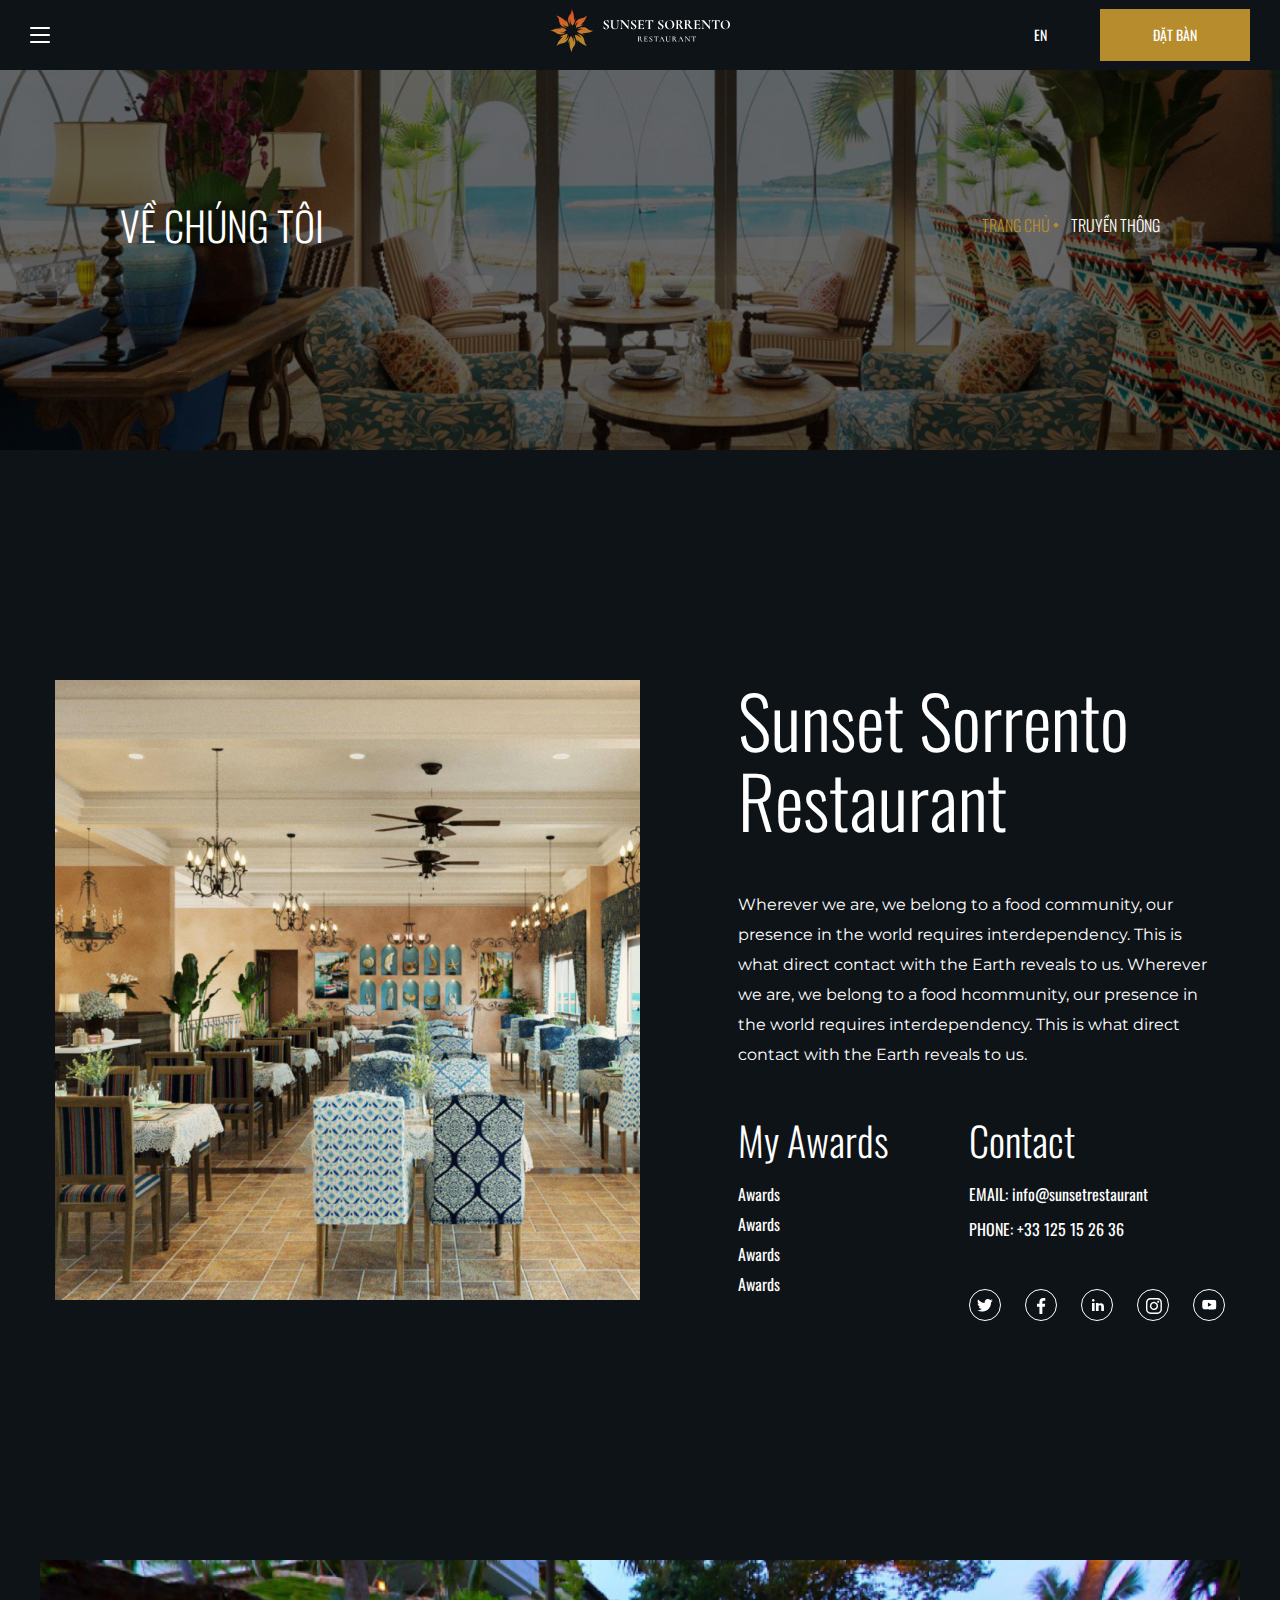
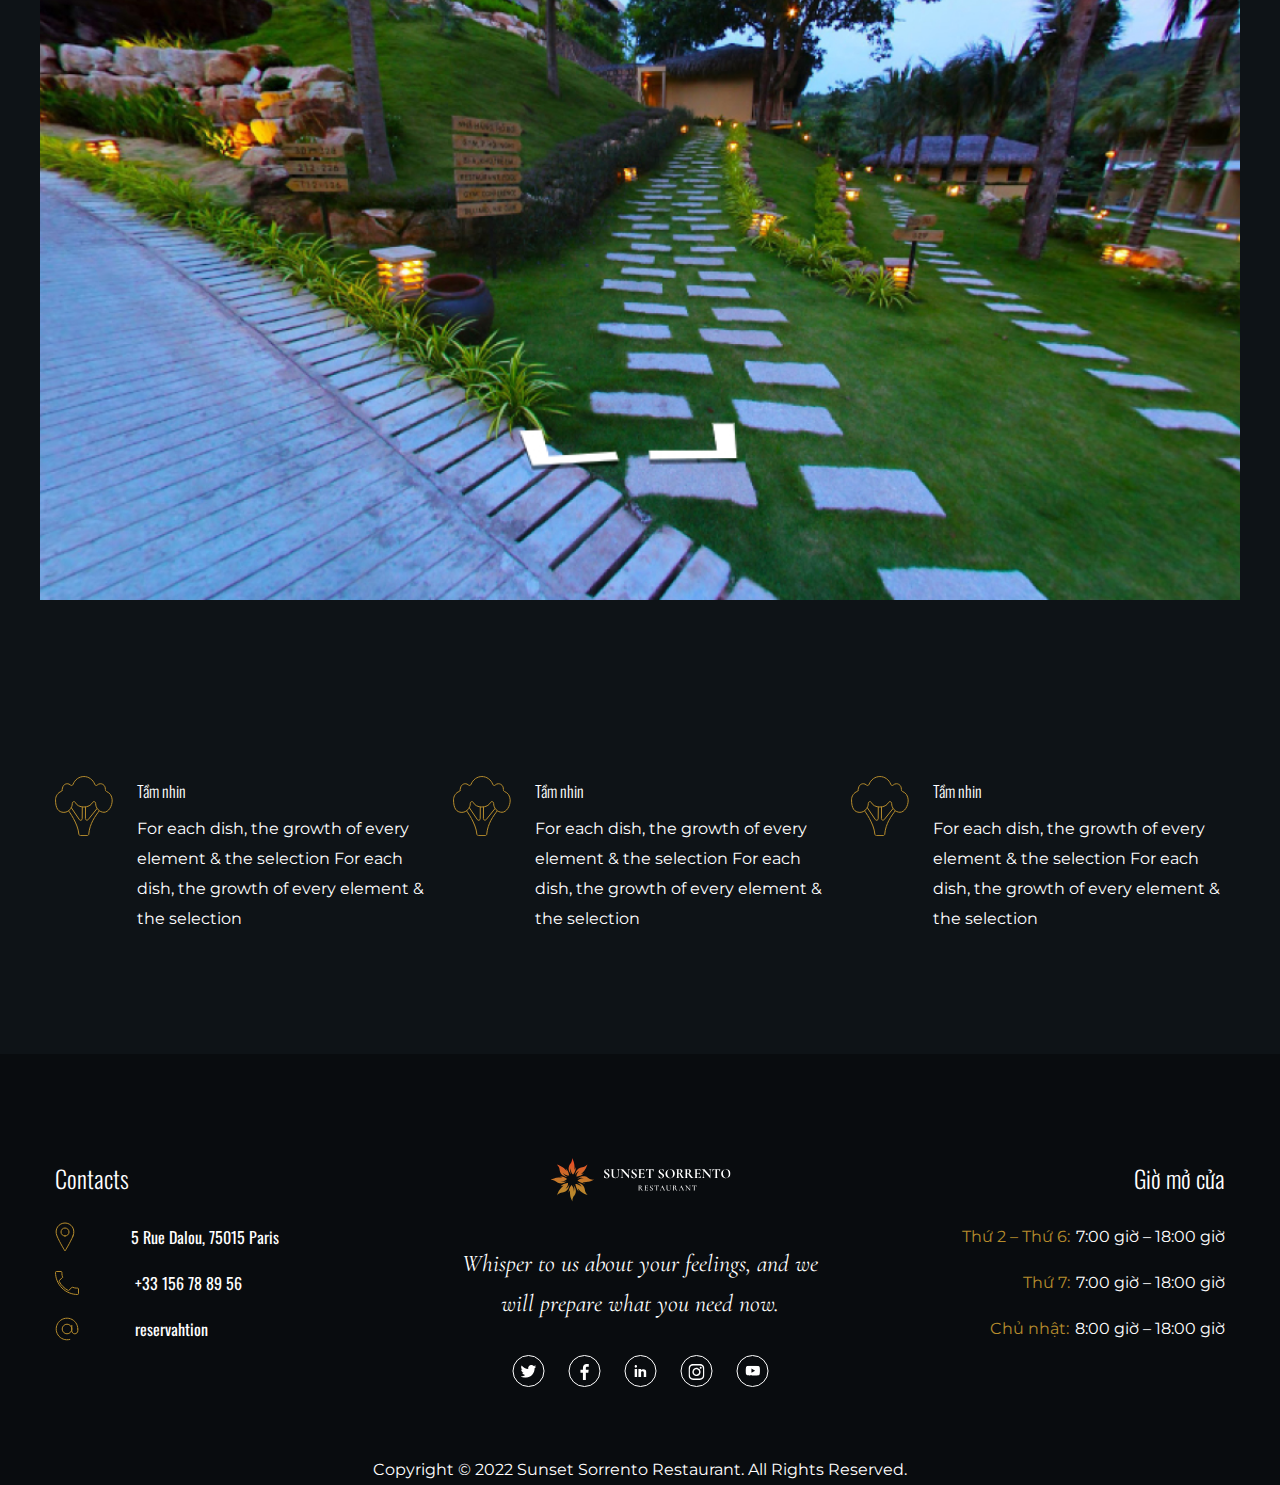
<file: aboutus.html>
<!DOCTYPE html>
<html>

<head>
    <meta charset="UTF-8" />
    <meta name="viewport" content="width=device-width, initial-scale=1.0, maximum-scale=1.0, user-scalable=0" />
    <meta http-equiv="X-UA-Compatible" content="IE=edge,chrome=1" />
    <title>About us | Sunset cùng Chí Tâm</title>
    <link rel="icon" href="favicon.ico">
    <meta name="title" content="" />
    <meta name="description" content="" />

    <!-- meta facebook -->
    <meta property="og:locale" content="vi" />
    <meta property="og:type" content="article" />
    <meta property="og:title" content="" />
    <meta property="og:description" content="" />
    <meta property="og:url" content="" />
    <meta property="og:site_name" content="" />
    <meta property="og:image" content="" />

    <link rel="stylesheet" href="dest/style.min.css">
    <link rel="stylesheet" href="dest/fonts.css">
</head>

<body id="aboutuspage">
    <!-- HEADER -->
    <header class="header">
        <div class="container-fluid">
            <div class="header__btnmenu"><span></span></div>
            <a href="./" class="header__logo">
                <img src="./img/logo-full.svg" alt="">
            </a>
            <div class="header__nav">
                <ul>
                    <li><a href="index.html">TRANG CHỦ</a></li>
                    <li><a class="--active">VỀ CHÚNG TÔI</a></li>
                    <li><a href="service.html">DỊCH VỤ</a></li>
                    <li><a href="event.html">SỰ KIỆN</a></li>
                    <li><a href="menu.html">THỰC ĐƠN</a></li>
                    <li><a href="place.html">ĐIỂM ĐẾN</a></li>
                    <li><a href="library.html">THƯ VIỆN</a></li>
                    <li><a href="contact.html">LIÊN HỆ</a></li>
                </ul>
            </div>
            <div class="header__cta">
                <div class="header__cta-lang">
                    <div class="header__language-current">EN</div>
                    <div class="header__language-select">
                        <a href="#">VN</a>
                        <a href="#">JP</a>
                        <a href="#">AU</a>
                    </div>
                </div>
                <div class="header__cta-book btn --yellow">ĐẶT BÀN</div>
            </div>
        </div>
        <div class="nav">
            <ul>
                <li><a href="index.html">TRANG CHỦ</a></li>
                <li><a class="--active">VỀ CHÚNG TÔI</a></li>
                <li><a href="service.html">DỊCH VỤ</a></li>
                <li><a href="event.html">SỰ KIỆN</a></li>
                <li><a href="menu.html">THỰC ĐƠN</a></li>
                <li><a href="place.html">ĐIỂM ĐẾN</a></li>
                <li><a href="library.html">THƯ VIỆN</a></li>
                <li><a href="contact.html">LIÊN HỆ</a></li>
            </ul>
        </div>
    </header>

    <!-- MAIN -->
    <main class="mainwrapper">
        <section class="slider">
            <div class="slider__list">
                <div class="slider__list-item">
                    <img src="./img/aboutus-banner.jpg" alt="" class="slider__banner">
                </div>
            </div>
            <div class="slider__content">
                <div class="slider__content-title">VỀ CHÚNG TÔI</div>
                <div class="slider__content-note">
                    <div class="note-1">TRANG CHỦ</div>
                    <div class="note-2">TRUYỀN THÔNG</div>
                </div>
            </div>
        </section>

        <section class="infor">
            <div class="container">
                <div class="infor__img"><img src="./img/aboutus-infor-img.jpg" alt=""></div>
                <div class="infor__box">
                    <div class="infor__box-title">Sunset Sorrento Restaurant</div>
                    <div class="text">Wherever we are, we belong to a food community, our presence in the world requires interdependency. This is what direct contact with the Earth reveals to us. Wherever we are, we belong to a food hcommunity, our presence in the world requires interdependency. This is what direct contact with the Earth reveals to us.</div>
                    <div class="infor__box-bottom">
                        <div class="award">
                            <span>My Awards</span>
                            <ul>
                                <li>Awards</li>
                                <li>Awards</li>
                                <li>Awards</li>
                                <li>Awards</li>
                            </ul>
                        </div>
                        <div class="contact">
                            <div class="contact__title">Contact</div>
                            <div class="contact__email">EMAIL: info@sunsetrestaurant</div>
                            <div class="contact__phone">PHONE: +33 125 15 26 36</div>
                            <div class="contact__social social__list">
                                <div class="social__list-item"><img src="./img/icon-twitter-logo.svg" alt=""></div>
                                <div class="social__list-item"><img src="./img/icon-fb-logo.svg" alt=""></div>
                                <div class="social__list-item"><img src="./img/icon-linkedIn-logo.svg" alt=""></div>
                                <div class="social__list-item"><img src="./img/icon-ins-logo.svg" alt=""></div>
                                <div class="social__list-item"><img src="./img/icon-youtube-logo.svg" alt=""></div>
                            </div>
                        </div>
                    </div>
                </div>
            </div>
        </section>

        <section class="scpicture">
            <div class="container" style=""></div>
        </section>

        <section class="scexplore">
            <div class="container">
                <div class="scexplore__item">
                    <div class="scexplore__item-icon"><img src="./img/home-menu-icon-1.svg" alt=""></div>
                    <div class="scexplore__item-box">
                        <h4 class="title">Tầm nhin</h4>
                        <p class="des">For each dish, the growth of every element & the selection
                            For each dish, the growth of every element & the selection</p>
                    </div>
                </div>
                <div class="scexplore__item">
                    <div class="scexplore__item-icon"><img src="./img/home-menu-icon-1.svg" alt=""></div>
                    <div class="scexplore__item-box">
                        <h4 class="title">Tầm nhin</h4>
                        <p class="des">For each dish, the growth of every element & the selection
                            For each dish, the growth of every element & the selection</p>
                    </div>
                </div>
                <div class="scexplore__item">
                    <div class="scexplore__item-icon"><img src="./img/home-menu-icon-1.svg" alt=""></div>
                    <div class="scexplore__item-box">
                        <h4 class="title">Tầm nhin</h4>
                        <p class="des">For each dish, the growth of every element & the selection
                            For each dish, the growth of every element & the selection</p>
                    </div>
                </div>
            </div>
        </section>

    </main>

    <!-- FOOTER -->
    <footer class="footer">
        <div class="container">
            <div class="footer__contact">
                <div class="heading --h4">Contacts</div>
                <div class="footer__contact-component">
                    <div class="item">
                        <img src="./img/icon-pin.svg" alt="">
                        <span>5 Rue Dalou, 75015 Paris</span>
                    </div>
                    <div class="item">
                        <img src="./img/icon-phone.svg" alt="">
                        <span>+33 156 78 89 56</span>
                    </div>
                    <div class="item">
                        <img src="./img/icon-@.svg" alt="">
                        <span>reservahtion</span>
                    </div>
                </div>
            </div>
            <div class="footer__social">
                <a href="./" class="footer__social-logo">
                    <img src="./img/logo-full.svg" alt="">
                </a>
                <div class="text --italic">Whisper to us about your feelings, and we will prepare what you need now.</div>
                <div class="social__list">
                    <a target="_blank" href="https://twitter.com/" class="social__list-item"><img src="./img/icon-twitter-logo.svg" alt=""></a>
                    <a target="_blank" href="https://www.facebook.com/" class="social__list-item"><img src="./img/icon-fb-logo.svg" alt=""></a>
                    <a target="_blank" href="https://www.linkedin.com/" class="social__list-item"><img src="./img/icon-linkedIn-logo.svg" alt=""></a>
                    <a target="_blank" href="https://www.instagram.com/" class="social__list-item"><img src="./img/icon-ins-logo.svg" alt=""></a>
                    <a target="_blank" href="https://www.youtube.com/" class="social__list-item"><img src="./img/icon-youtube-logo.svg" alt=""></a>
                </div>
            </div>
            <div class="footer__time">
                <div class="heading --h4">Giờ mở cửa</div>
                <div class="box">
                    <div class="footer__time-item">
                        <span class="day">Thứ 2 – Thứ 6:</span>
                        <span class="time">7:00 giờ – 18:00 giờ</span>
                    </div>
                    <div class="footer__time-item">
                        <span class="day">Thứ 7:</span>
                        <span class="time">7:00 giờ – 18:00 giờ</span>
                    </div>
                    <div class="footer__time-item">
                        <span class="day">Chủ nhật:</span>
                        <span class="time">8:00 giờ – 18:00 giờ</span>
                    </div>
                </div>
            </div>
        </div>
        <div class="footer__copyright">Copyright © 2022 Sunset Sorrento Restaurant. All Rights Reserved.</div>
    </footer>

    <script type="text/javascript" src="dest/jsmain.min.js"></script>
    <script type="text/javascript" src="dest/main.js"></script>
</body>

</html>
</file>
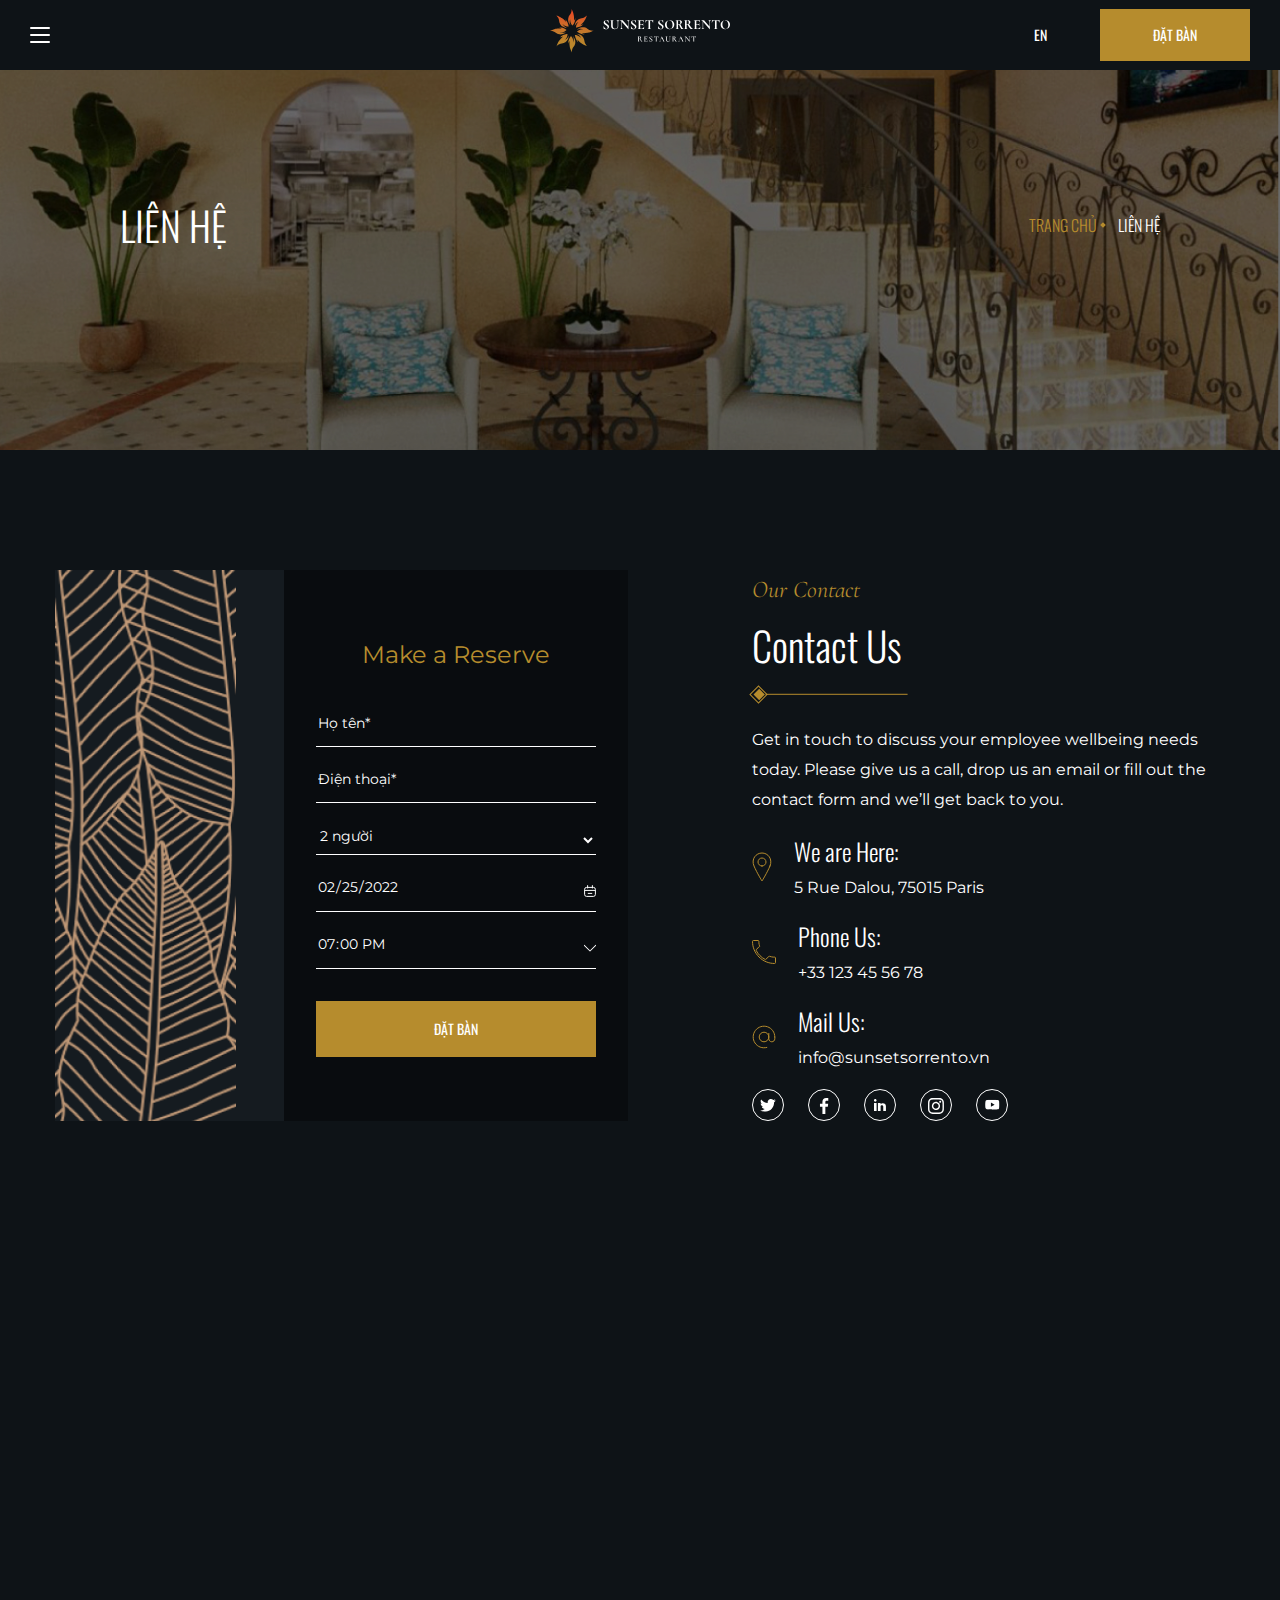
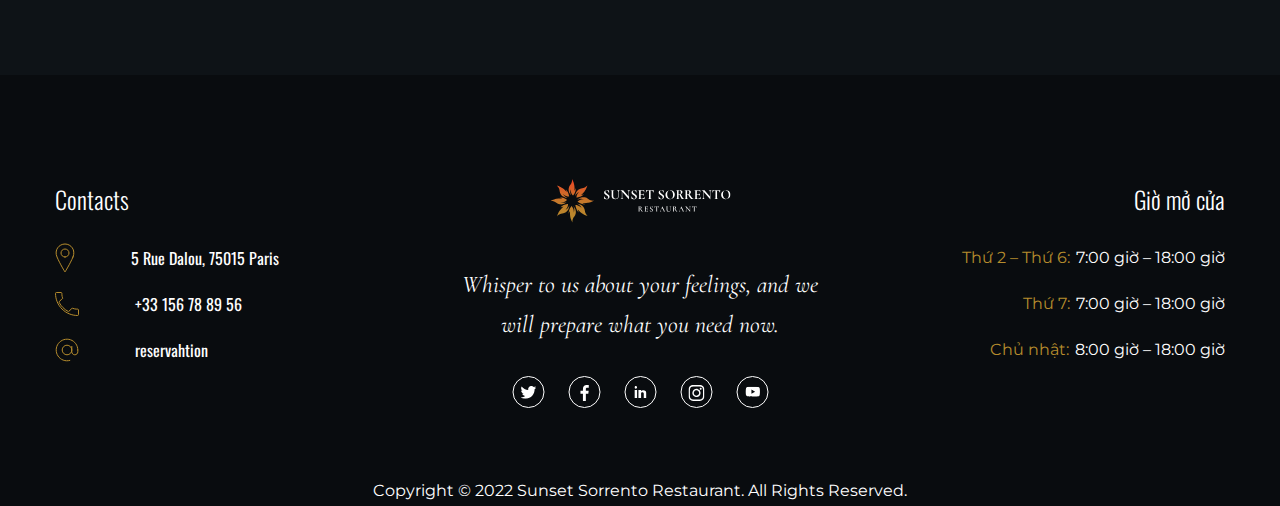
<file: contact.html>
<!DOCTYPE html>
<html>

<head>
    <meta charset="UTF-8" />
    <meta name="viewport" content="width=device-width, initial-scale=1.0, maximum-scale=1.0, user-scalable=0" />
    <meta http-equiv="X-UA-Compatible" content="IE=edge,chrome=1" />
    <title>Contact | Sunset cùng Chí Tâm</title>
    <link rel="icon" href="favicon.ico">
    <meta name="title" content="" />
    <meta name="description" content="" />

    <!-- meta facebook -->
    <meta property="og:locale" content="vi" />
    <meta property="og:type" content="article" />
    <meta property="og:title" content="" />
    <meta property="og:description" content="" />
    <meta property="og:url" content="" />
    <meta property="og:site_name" content="" />
    <meta property="og:image" content="" />

    <link rel="stylesheet" href="dest/style.min.css">
    <link rel="stylesheet" href="dest/fonts.css">
</head>

<body id="contactpage">
    <!-- HEADER -->
    <header class="header">
        <div class="container-fluid">
            <div class="header__btnmenu"><span></span></div>
            <a href="./" class="header__logo">
                <img src="./img/logo-full.svg" alt="">
            </a>
            <div class="header__nav">
                <ul>
                    <li><a href="index.html">TRANG CHỦ</a></li>
                    <li><a href="aboutus.html">VỀ CHÚNG TÔI</a></li>
                    <li><a href="service.html">DỊCH VỤ</a></li>
                    <li><a href="event.html">SỰ KIỆN</a></li>
                    <li><a href="menu.html">THỰC ĐƠN</a></li>
                    <li><a href="place.html">ĐIỂM ĐẾN</a></li>
                    <li><a href="library.html">THƯ VIỆN</a></li>
                    <li><a class="--active">LIÊN HỆ</a></li>
                </ul>
            </div>
            <div class="header__cta">
                <div class="header__cta-lang">
                    <div class="header__language-current">EN</div>
                    <div class="header__language-select">
                        <a href="#">VN</a>
                        <a href="#">JP</a>
                        <a href="#">AU</a>
                    </div>
                </div>
                <div class="header__cta-book btn --yellow">ĐẶT BÀN</div>
            </div>
        </div>
        <div class="nav">
            <ul>
                <li><a href="index.html">TRANG CHỦ</a></li>
                <li><a href="aboutus.html">VỀ CHÚNG TÔI</a></li>
                <li><a href="service.html">DỊCH VỤ</a></li>
                <li><a href="event.html">SỰ KIỆN</a></li>
                <li><a href="menu.html">THỰC ĐƠN</a></li>
                <li><a href="place.html">ĐIỂM ĐẾN</a></li>
                <li><a href="library.html">THƯ VIỆN</a></li>
                <li><a class="--active">LIÊN HỆ</a></li>
            </ul>
        </div>
    </header>

    <!-- MAIN -->
    <main class="mainwrapper">
        <section class="slider">
            <div class="slider__list">
                <div class="slider__list-item">
                    <img src="./img/contact-banner.jpg" alt="" class="slider__banner">
                </div>
            </div>
            <div class="slider__content">
                <div class="slider__content-title">LIÊN HỆ</div>
                <div class="slider__content-note">
                    <div class="note-1">TRANG CHỦ</div>
                    <div class="note-2">LIÊN HỆ</div>
                </div>
            </div>
        </section>

        <section class="scform">
            <div class="container">
                <div class="scform__form">
                    <img src="./img/home-form-img.png" alt="">
                    <div class="scform__form-input">
                        <h4>Make a Reserve</h4>
                        <form action="" method="get">
                            <input id="fullname" type="text" placeholder="Họ tên*">
                            <input type="text" id="phone" placeholder="Điện thoại*">
                            <select name="" id="numberofpeople">
                                <option value="1">1 người</option>
                                <option value="2" selected>2 người</option>
                                <option value="3">3 người</option>
                            </select>
                            <input type="date" id="date" value="2022-02-25">
                            <input type="time" id="time" value="19:00">
                            <a target="_blank" class="btn --yellow">ĐẶT BÀN</a>
                        </form>
                    </div>
                </div>
                <div class="scform__content">
                    <div class="heading">
                        <div class="heading__subtitle">Our Contact</div>
                        <div class="heading__title">Contact Us</div>
                        <div class="heading__line"></div>
                    </div>
                    <div class="text">Get in touch to discuss your employee wellbeing needs today. Please give us a call, drop us an email or fill out the contact form and we’ll get back to you.</div>
                    <div class="scform__content-contact">
                        <div class="item">
                            <img src="./img/icon-pin.svg" alt="">
                            <div class="box">
                                <p>We are Here:</p>
                                <span>5 Rue Dalou, 75015 Paris</span>
                            </div>
                        </div>
                        <div class="item">
                            <img src="./img/icon-phone.svg" alt="">
                            <div class="box">
                                <p>Phone Us:</p>
                                <span>+33 123 45 56 78</span>
                            </div>
                        </div>
                        <div class="item">
                            <img src="./img/icon-@.svg" alt="">
                            <div class="box">
                                <p>Mail Us:</p>
                                <span>info@sunsetsorrento.vn</span>
                            </div>
                        </div>
                    </div>
                    <div class="social__list">
                        <a target="_blank" href="https://twitter.com/" class="social__list-item"><img
                                src="./img/icon-twitter-logo.svg" alt=""></a>
                        <a target="_blank" href="https://www.facebook.com/" class="social__list-item"><img
                                src="./img/icon-fb-logo.svg" alt=""></a>
                        <a target="_blank" href="https://www.linkedin.com/" class="social__list-item"><img
                                src="./img/icon-linkedIn-logo.svg" alt=""></a>
                        <a target="_blank" href="https://www.instagram.com/" class="social__list-item"><img
                                src="./img/icon-ins-logo.svg" alt=""></a>
                        <a target="_blank" href="https://www.youtube.com/" class="social__list-item"><img
                                src="./img/icon-youtube-logo.svg" alt=""></a>
                    </div>
                </div>
            </div>
        </section>

        <section class="scmap">
            <div class="container-fluid">
                <iframe src="https://www.google.com/maps/embed?pb=!1m18!1m12!1m3!1d96873.54747630875!2d-74.01503704385246!3d40.64535309457076!2m3!1f0!2f0!3f0!3m2!1i1024!2i768!4f13.1!3m3!1m2!1s0x89c24416947c2109%3A0x82765c7404007886!2zQnJvb2tseW4sIFRp4buDdSBiYW5nIE5ldyBZb3JrLCBIb2EgS-G7sw!5e0!3m2!1svi!2s!4v1669179162798!5m2!1svi!2s" width="600" height="450" style="border:0;" allowfullscreen="" loading="lazy" referrerpolicy="no-referrer-when-downgrade"></iframe>
            </div>
        </section>
    </main>

    <!-- FOOTER -->
    <footer class="footer">
        <div class="container">
            <div class="footer__contact">
                <div class="heading --h4">Contacts</div>
                <div class="footer__contact-component">
                    <div class="item">
                        <img src="./img/icon-pin.svg" alt="">
                        <span>5 Rue Dalou, 75015 Paris</span>
                    </div>
                    <div class="item">
                        <img src="./img/icon-phone.svg" alt="">
                        <span>+33 156 78 89 56</span>
                    </div>
                    <div class="item">
                        <img src="./img/icon-@.svg" alt="">
                        <span>reservahtion</span>
                    </div>
                </div>
            </div>
            <div class="footer__social">
                <a href="./" class="footer__social-logo">
                    <img src="./img/logo-full.svg" alt="">
                </a>
                <div class="text --italic">Whisper to us about your feelings, and we will prepare what you need now.
                </div>
                <div class="social__list">
                    <a target="_blank" href="https://twitter.com/" class="social__list-item"><img
                            src="./img/icon-twitter-logo.svg" alt=""></a>
                    <a target="_blank" href="https://www.facebook.com/" class="social__list-item"><img
                            src="./img/icon-fb-logo.svg" alt=""></a>
                    <a target="_blank" href="https://www.linkedin.com/" class="social__list-item"><img
                            src="./img/icon-linkedIn-logo.svg" alt=""></a>
                    <a target="_blank" href="https://www.instagram.com/" class="social__list-item"><img
                            src="./img/icon-ins-logo.svg" alt=""></a>
                    <a target="_blank" href="https://www.youtube.com/" class="social__list-item"><img
                            src="./img/icon-youtube-logo.svg" alt=""></a>
                </div>
            </div>
            <div class="footer__time">
                <div class="heading --h4">Giờ mở cửa</div>
                <div class="box">
                    <div class="footer__time-item">
                        <span class="day">Thứ 2 – Thứ 6:</span>
                        <span class="time">7:00 giờ – 18:00 giờ</span>
                    </div>
                    <div class="footer__time-item">
                        <span class="day">Thứ 7:</span>
                        <span class="time">7:00 giờ – 18:00 giờ</span>
                    </div>
                    <div class="footer__time-item">
                        <span class="day">Chủ nhật:</span>
                        <span class="time">8:00 giờ – 18:00 giờ</span>
                    </div>
                </div>
            </div>
        </div>
        <div class="footer__copyright">Copyright © 2022 Sunset Sorrento Restaurant. All Rights Reserved.</div>
    </footer>

    <script type="text/javascript" src="dest/jsmain.min.js"></script>
    <script type="text/javascript" src="dest/main.js"></script>
</body>
    
</html>
</file>
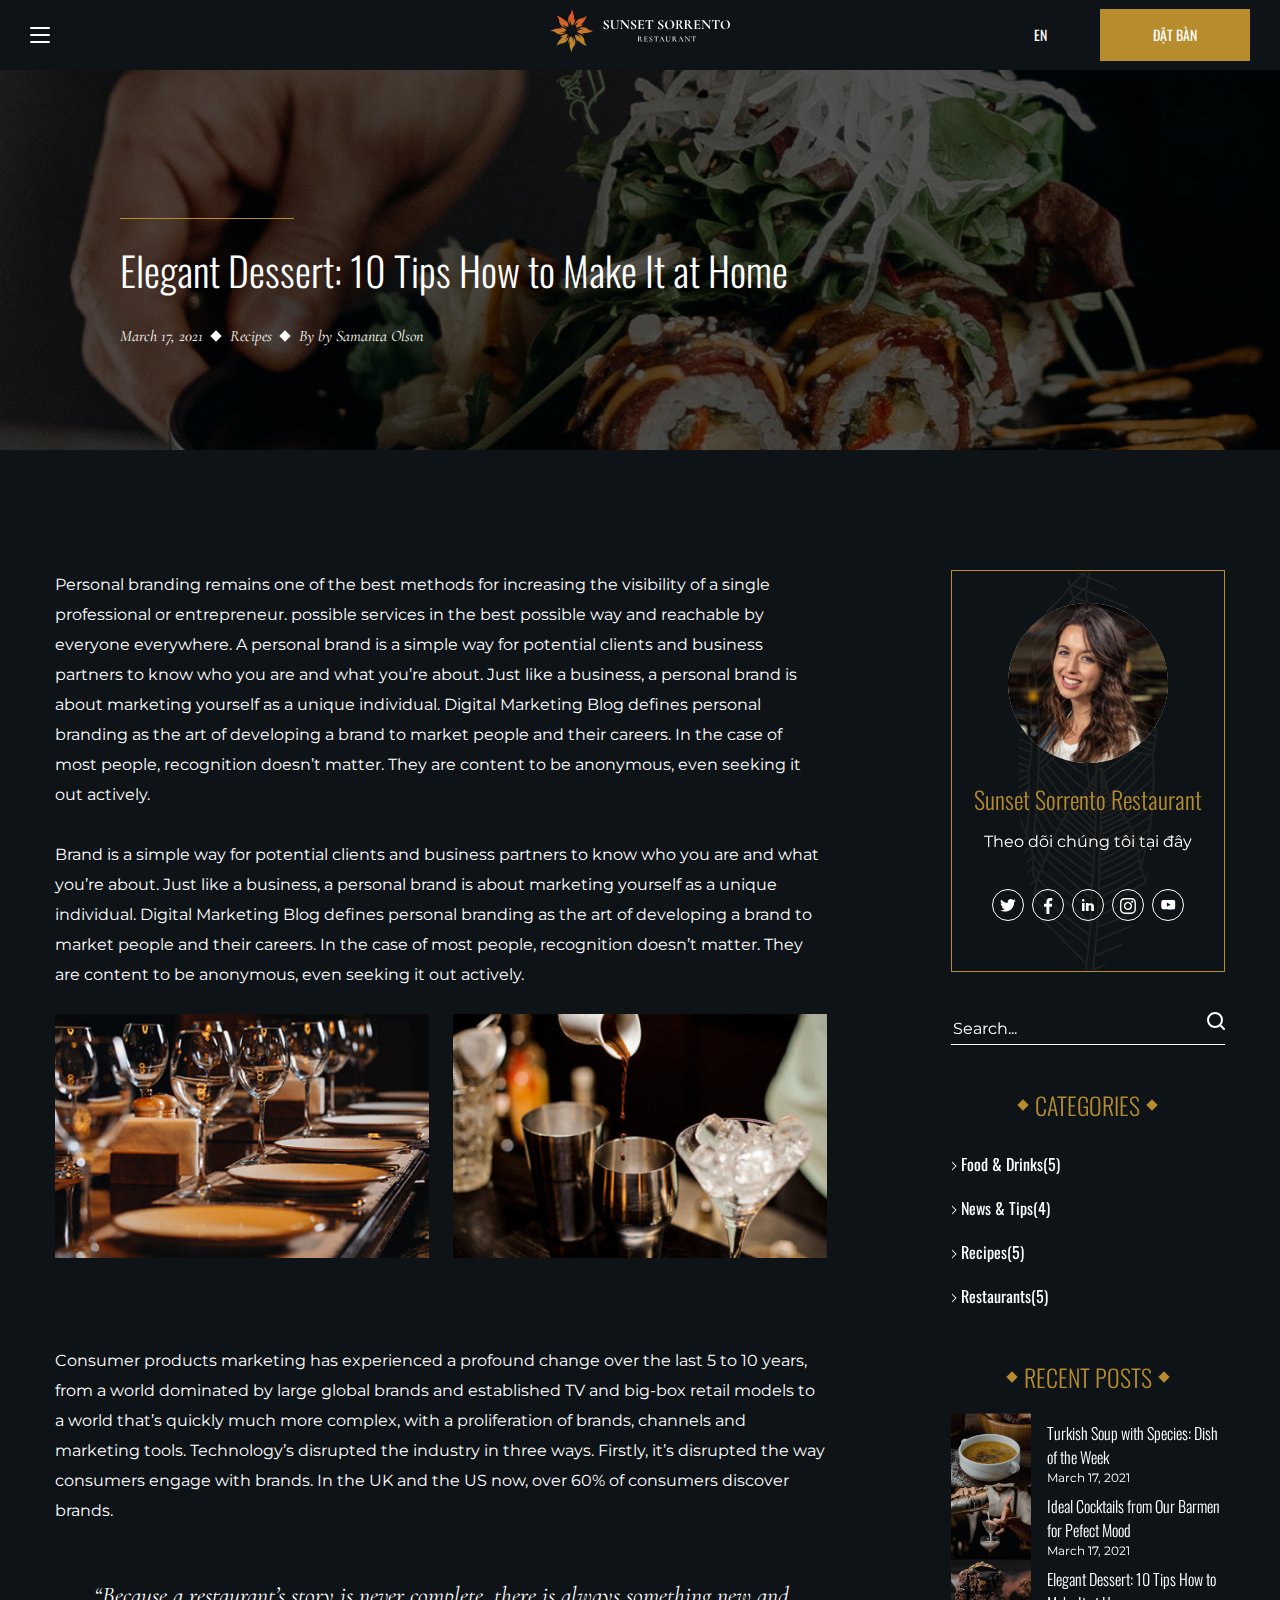
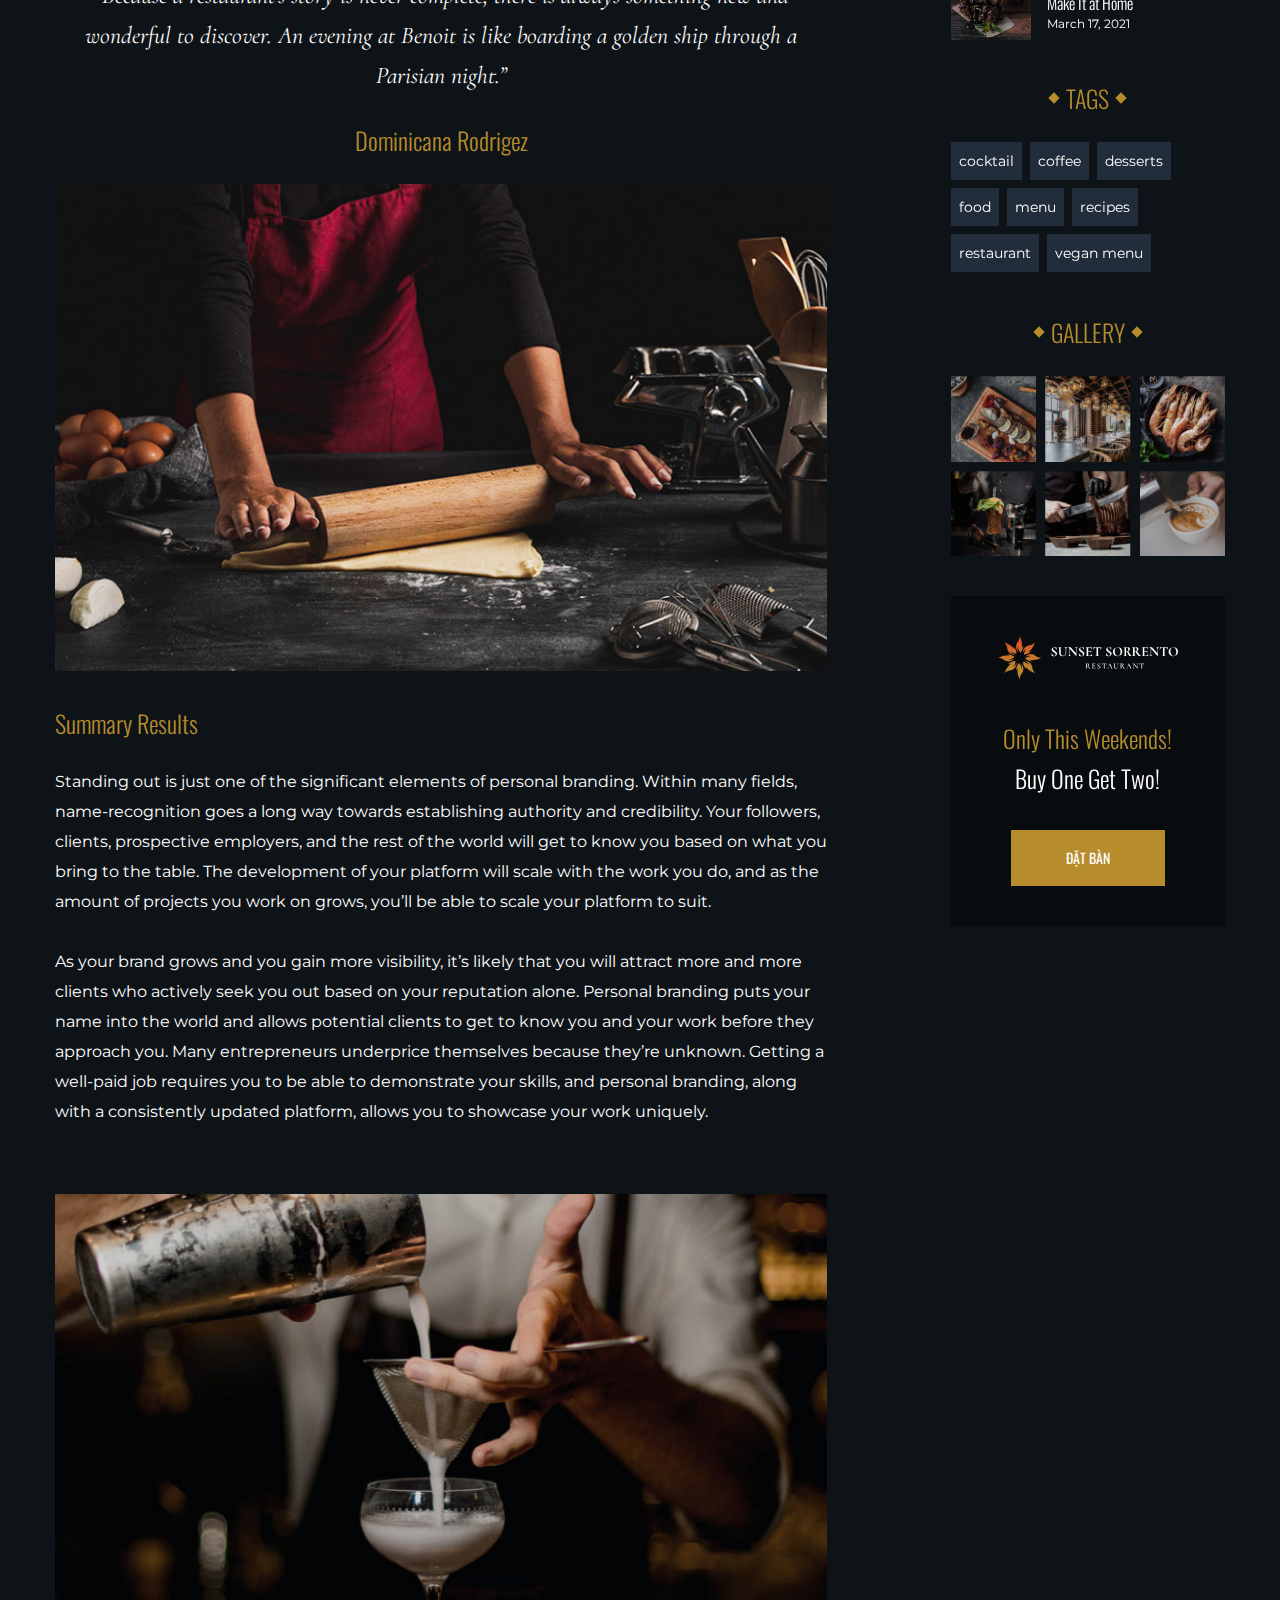
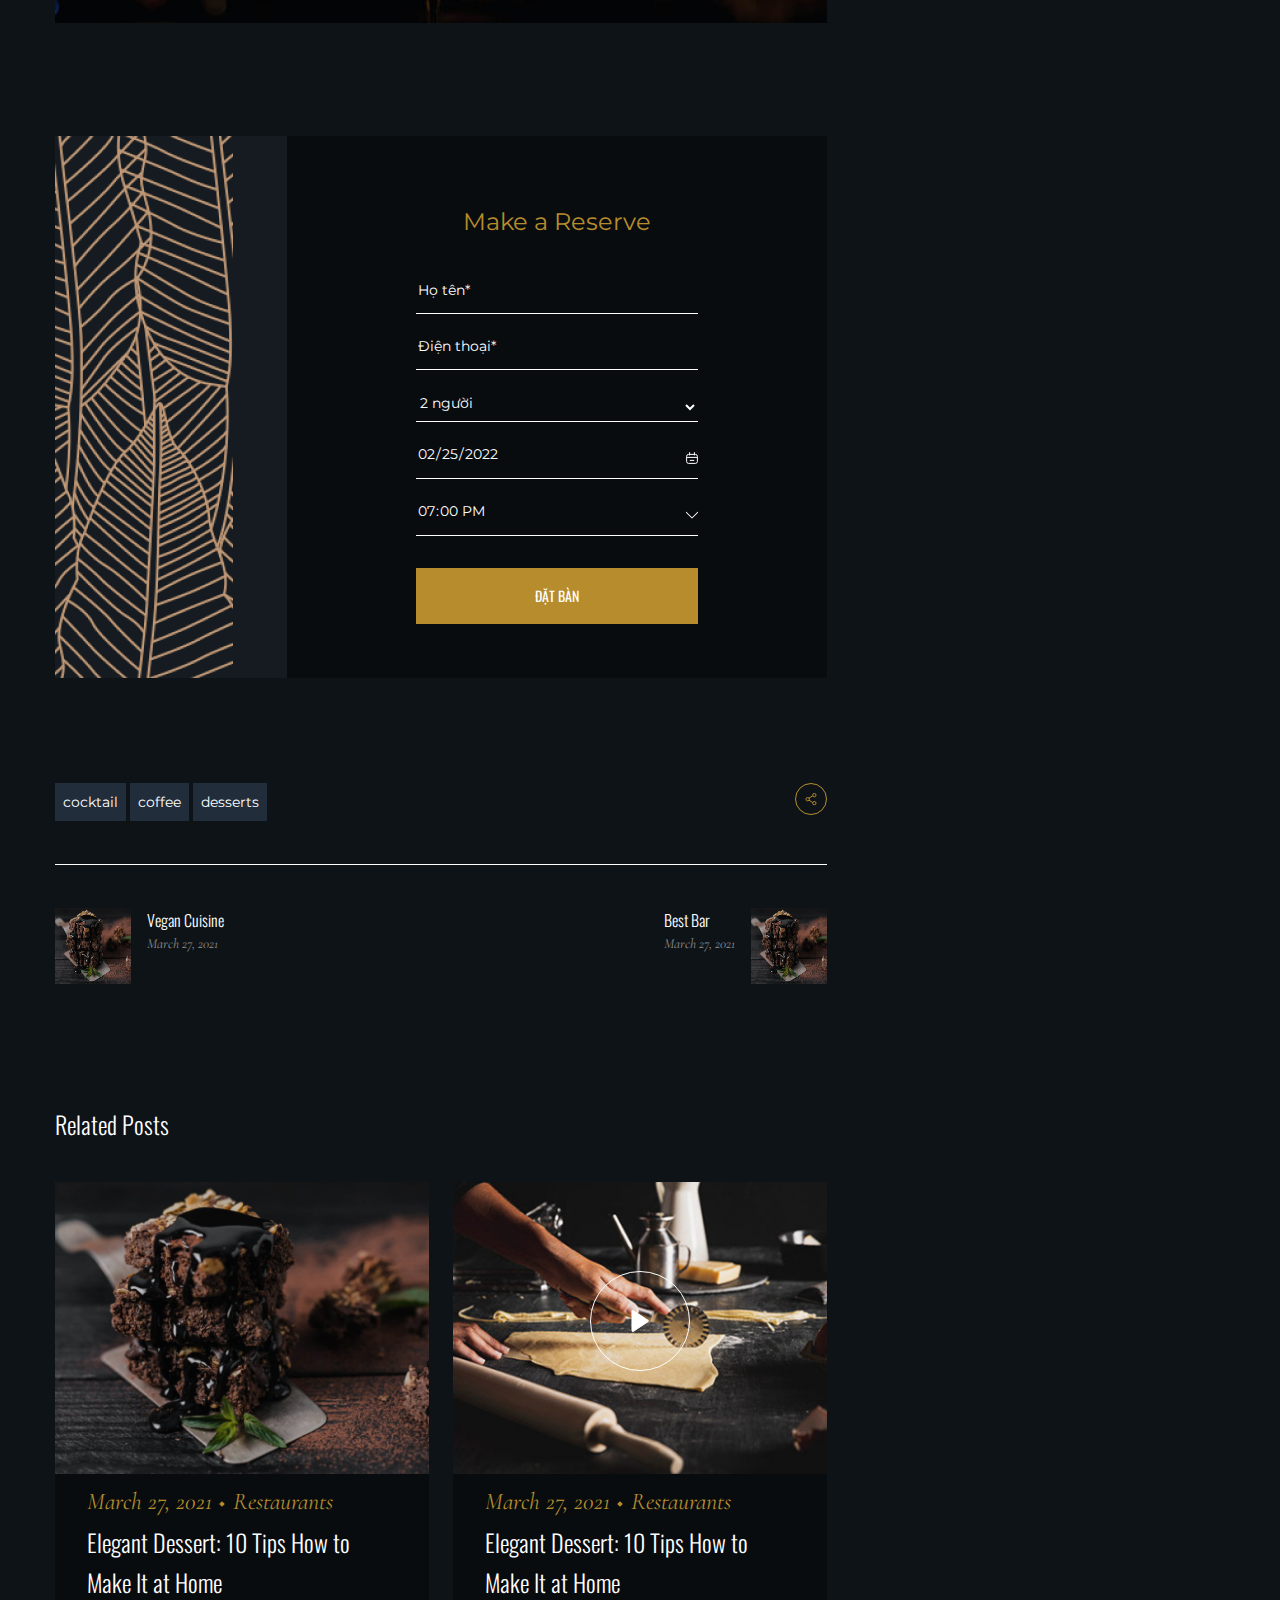
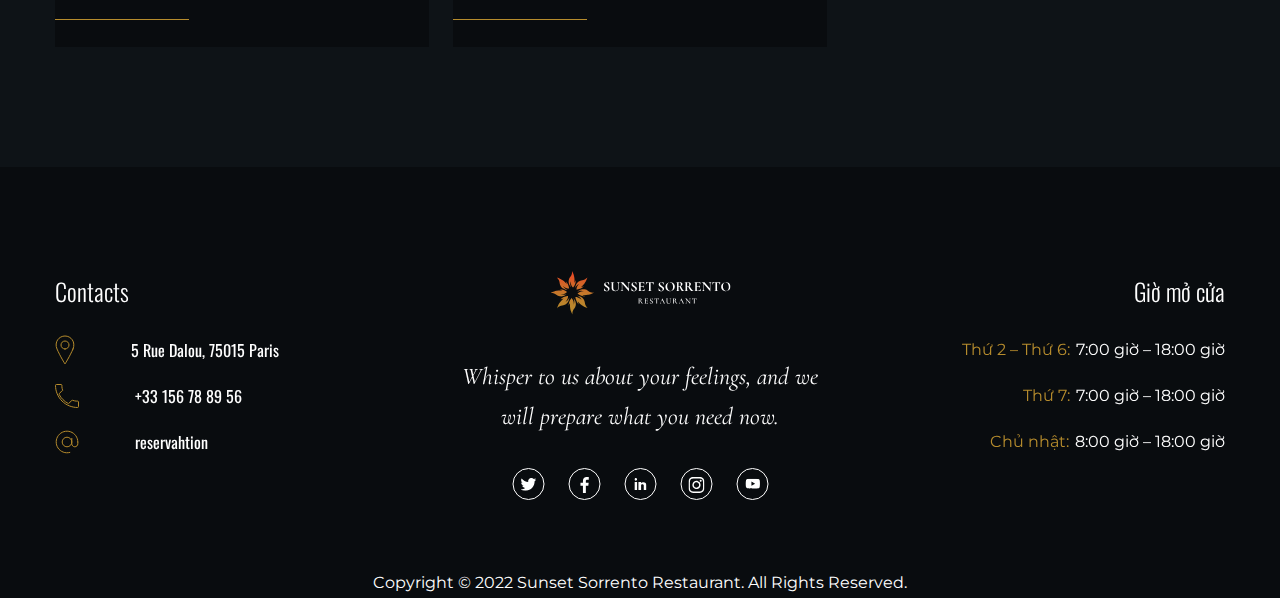
<file: event-detail.html>
<!DOCTYPE html>
<html>

<head>
    <meta charset="UTF-8" />
    <meta name="viewport" content="width=device-width, initial-scale=1.0, maximum-scale=1.0, user-scalable=0" />
    <meta http-equiv="X-UA-Compatible" content="IE=edge,chrome=1" />
    <title>Event detail | Sunset cùng Chí Tâm</title>
    <link rel="icon" href="favicon.ico">
    <meta name="title" content="" />
    <meta name="description" content="" />

    <!-- meta facebook -->
    <meta property="og:locale" content="vi" />
    <meta property="og:type" content="article" />
    <meta property="og:title" content="" />
    <meta property="og:description" content="" />
    <meta property="og:url" content="" />
    <meta property="og:site_name" content="" />
    <meta property="og:image" content="" />

    <link rel="stylesheet" href="dest/style.min.css">
    <link rel="stylesheet" href="dest/fonts.css">
</head>

<body id="event-detail-page">
    <!-- HEADER -->
    <header class="header">
        <div class="container-fluid">
            <div class="header__btnmenu"><span></span></div>
            <a target="_blank" href="./" class="header__logo">
                <img src="./img/logo-full.svg" alt="">
            </a>
            <div class="header__nav">
                <ul>
                    <li><a href="index.html">TRANG CHỦ</a></li>
                    <li><a href="aboutus.html">VỀ CHÚNG TÔI</a></li>
                    <li><a href="service.html">DỊCH VỤ</a></li>
                    <li><a href="event.html" class="--active">SỰ KIỆN</a></li>
                    <li><a href="menu.html">THỰC ĐƠN</a></li>
                    <li><a href="place.html">ĐIỂM ĐẾN</a></li>
                    <li><a href="library.html">THƯ VIỆN</a></li>
                    <li><a href="contact.html">LIÊN HỆ</a></li>
                </ul>
            </div>
            <div class="header__cta">
                <div class="header__cta-lang">
                    <div class="header__language-current">EN</div>
                    <div class="header__language-select">
                        <a href="#">VN</a>
                        <a href="#">JP</a>
                        <a href="#">AU</a>
                    </div>
                </div>
                <div class="header__cta-book btn --yellow">ĐẶT BÀN</div>
            </div>
        </div>
        <div class="nav">
            <ul>
                <li><a href="index.html">TRANG CHỦ</a></li>
                <li><a href="aboutus.html">VỀ CHÚNG TÔI</a></li>
                <li><a href="service.html">DỊCH VỤ</a></li>
                <li><a href="event.html" class="--active">SỰ KIỆN</a></li>
                <li><a href="menu.html">THỰC ĐƠN</a></li>
                <li><a href="place.html">ĐIỂM ĐẾN</a></li>
                <li><a href="library.html">THƯ VIỆN</a></li>
                <li><a href="contact.html">LIÊN HỆ</a></li>
            </ul>
        </div>
    </header>

    <!-- MAIN -->
    <main class="mainwrapper">
        <section class="slider">
            <div class="slider__list">
                <div class="slider__list-item">
                    <img src="./img/service-detail-banner.jpg" alt="" class="slider__banner">
                </div>
            </div>
            <div class="box">
                <div class="slider__title">Elegant Dessert: 10 Tips How to Make It at Home</div>
                <div class="slider__note">
                    <div class="slider__note-1">March 17, 2021</div>
                    <div class="slider__note-2">Recipes</div>
                    <div class="slider__note-3">By by Samanta Olson</div>
                </div>
            </div>
        </section>

        <div class="container even-detail">
            <div class="content">
                <div class="text">Personal branding remains one of the best methods for increasing the visibility of a single professional or entrepreneur. possible services in the best possible way and reachable by everyone everywhere. A personal brand is a simple way for potential clients and business partners to know who you are and what you’re about. Just like a business, a personal brand is about marketing yourself as a unique individual. Digital Marketing Blog defines personal branding as the art of developing a brand to market people and their careers. In the case of most people, recognition doesn’t matter. They are content to be anonymous, even seeking it out actively.<br><br>Brand is a simple way for potential clients and business partners to know who you are and what you’re about. Just like a business, a personal brand is about marketing yourself as a unique individual. Digital Marketing Blog defines personal branding as the art of developing a brand to market people and their careers. In the case of most people, recognition doesn’t matter. They are content to be anonymous, even seeking it out actively.</div>
                <div class="content__listimg">
                    <img src="./img/service-scservice-img2.jpg" alt="">
                    <img src="./img/service-scservice-img3.jpg" alt="">
                </div>
                <div class="text">Consumer products marketing has experienced a profound change over the last 5 to 10 years, from a world dominated by large global brands and established TV and big-box retail models to a world that’s quickly much more complex, with a proliferation of brands, channels and marketing tools. Technology’s disrupted the industry in three ways. Firstly, it’s disrupted the way consumers engage with brands. In the UK and the US now, over 60% of consumers discover brands.</div>
                <div class="text --italic">“Because a restaurant’s story is never complete, there is always something new and wonderful to discover. An evening at Benoit is like boarding a golden ship through a Parisian night.”</div>
                <div class="heading --h4 --center">Dominicana Rodrigez</div>
                <img class="content__img-1" src="./img/service-detail-gift.jpg" alt="">
                <div class="heading --h4">Summary Results</div>
                <div class="text">Standing out is just one of the significant elements of personal branding. Within many fields, name-recognition goes a long way towards establishing authority and credibility. Your followers, clients, prospective employers, and the rest of the world will get to know you based on what you bring to the table. The development of your platform will scale with the work you do, and as the amount of projects you work on grows, you’ll be able to scale your platform to suit.<br><br>As your brand grows and you gain more visibility, it’s likely that you will attract more and more clients who actively seek you out based on your reputation alone. Personal branding puts your name into the world and allows potential clients to get to know you and your work before they approach you. Many entrepreneurs underprice themselves because they’re unknown. Getting a well-paid job requires you to be able to demonstrate your skills, and personal branding, along with a consistently updated platform, allows you to showcase your work uniquely.</div>
                <img class="content__img-2" src="./img/home-slider-banner.jpg" alt="">
                <div class="scform__form">
                    <img src="./img/home-form-img.png" alt="">
                    <div class="scform__form-input">
                        <h4>Make a Reserve</h4>
                        <form action="" method="get">
                            <input id="fullname" type="text" placeholder="Họ tên*">
                            <input type="text" id="phone" placeholder="Điện thoại*">
                            <select name="" id="numberofpeople">
                                <option value="1">1 người</option>
                                <option value="2" selected>2 người</option>
                                <option value="3">3 người</option>
                            </select>
                            <input type="date" id="date" value="2022-02-25">
                            <input type="time" id="time" value="19:00">
                            <div class="btn --yellow">ĐẶT BÀN</div>
                        </form>
                    </div>
                </div>
                <div class="content__tag">
                    <div class="sctag__top">
                        <div class="sctag__top-list">
                            <div class="item">cocktail</div>
                            <div class="item">coffee</div>
                            <div class="item">desserts</div>
                        </div>
                        <div class="icon-share"><img src="./img/icon-share.svg" alt=""></div>
                    </div>
                    <div class="sctag__bottom">
                        <div class="sctag__bottom-item">
                            <img src="./img/chocolate-cake.jpg" alt="">
                            <div class="box">
                                <div class="name">Vegan Cuisine</div>
                                <div class="time">March 27, 2021</div>
                            </div>
                        </div>
                        <div class="sctag__bottom-item">
                            <img src="./img/chocolate-cake.jpg" alt="">
                            <div class="box">
                                <div class="name">Best Bar</div>
                                <div class="time">March 27, 2021</div>
                            </div>
                        </div>
                    </div>
                </div>
                <div class="otherservice">
                    <div class="heading --h4">Related Posts</div>
                    <div class="otherservice__list">
                        <div class="blog__item"> 
                            <a target="_blank" href="" class="blog__item-img"><img src="./img/chocolate-cake.jpg" alt=""></a>
                            <div class="blog__item-content">
                                <div class="top">
                                    <span class="date">March 27, 2021</span>
                                    <a target="_blank" href="#" class="name">Restaurants</a>
                                </div>
                                <a target="_blank" href="#" class="title">Elegant Dessert: 10 Tips How to Make It at Home</a>
                            </div>
                        </div>
                        <div class="blog__item"> 
                            <a target="_blank" href="" class="blog__item-img">
                                <img src="./img/event-detail-otherservice-2.jpg" alt="">
                                <div class="icon-play">
                                    <img src="./img/icon-play.svg" alt="">
                                </div>
                            </a>
                            <div class="blog__item-content">
                                <div class="top">
                                    <span class="date">March 27, 2021</span>
                                    <a target="_blank" href="#" class="name">Restaurants</a>
                                </div>
                                <a target="_blank" href="#" class="title">Elegant Dessert: 10 Tips How to Make It at Home</a>
                            </div>
                        </div>
                    </div>
                </div>
            </div>
            <div class="sidebar">
                <div class="sidebar__contact">
                    <img src="./img/event-detail-sidebar-backgroundInfor.png" alt="" class="sidebar__contact-background">
                    <img src="./img/event-detail-sidebar-ava.jpg" alt="" class="sidebar__contact-ava">
                    <div class="heading --h4">Sunset Sorrento Restaurant</div>
                    <div class="text">Theo dõi chúng tôi tại đây</div>
                    <div class="social__list">
                        <a target="_blank" href="https://twitter.com/" class="social__list-item"><img
                                src="./img/icon-twitter-logo.svg" alt=""></a>
                        <a target="_blank" href="https://www.facebook.com/" class="social__list-item"><img
                                src="./img/icon-fb-logo.svg" alt=""></a>
                        <a target="_blank" href="https://www.linkedin.com/" class="social__list-item"><img
                                src="./img/icon-linkedIn-logo.svg" alt=""></a>
                        <a target="_blank" href="https://www.instagram.com/" class="social__list-item"><img
                                src="./img/icon-ins-logo.svg" alt=""></a>
                        <a target="_blank" href="https://www.youtube.com/" class="social__list-item"><img
                                src="./img/icon-youtube-logo.svg" alt=""></a>
                    </div>
                </div>
                <div class="sidebar__search">
                    <input type="text" placeholder="Search...">
                    <img src="./img/icon-search.svg" alt="">
                </div>
                <div class="sidebar__categories">
                    <div class="heading --h4 sidebar__categories-title">CATEGORIES</div>
                    <ul class="sidebar__categories-list">
                        <li><img src="./img/icon-extend.svg" alt=""> Food & Drinks(5)</li>
                        <li><img src="./img/icon-extend.svg" alt=""> News & Tips(4)</li>
                        <li><img src="./img/icon-extend.svg" alt=""> Recipes(5)</li>
                        <li><img src="./img/icon-extend.svg" alt=""> Restaurants(5)</li>
                    </ul>
                </div>
                <div class="sidebar__posts">
                    <div class="heading --h4 sidebar__categories-title">RECENT POSTS</div>
                    <div class="sidebar__posts-list">
                        <div class="item">
                            <div class="item__img">
                                <img src="./img/home-blog-2.jpg" alt="">
                            </div>
                            <div class="box">
                                <div class="text">Turkish Soup with Species: Dish of the Week</div>
                                <div class="date">March 17, 2021</div>
                            </div>
                        </div>
                        <div class="item">
                            <div class="item__img"><img src="./img/home-blog-3.jpg" alt=""></div>
                            <div class="box">
                                <div class="text">Ideal Cocktails from Our Barmen for Pefect Mood</div>
                                <div class="date">March 17, 2021</div>
                            </div>
                        </div>
                        <div class="item">
                            <div class="item__img"><img src="./img/chocolate-cake.jpg" alt=""></div>
                            <div class="box">
                                <div class="text">Elegant Dessert: 10 Tips How to Make It at Home</div>
                                <div class="date">March 17, 2021</div>
                            </div>
                        </div>
                    </div>
                </div>
                <div class="sidebar__tags">
                    <div class="heading --h4 sidebar__categories-title">TAGS</div>
                    <div class="sidebar__tags-list">
                        <div class="tag__item">cocktail</div>
                        <div class="tag__item">coffee</div>
                        <div class="tag__item">desserts</div>
                        <div class="tag__item">food</div>
                        <div class="tag__item">menu</div>
                        <div class="tag__item">recipes</div>
                        <div class="tag__item">restaurant</div>
                        <div class="tag__item">vegan menu</div>
                    </div>
                </div>
                <div class="sidebar__gallery">
                    <div class="heading --h4 sidebar__categories-title">GALLERY</div>
                    <div class="sidebar__gallery-list">
                        <div class="item"><img src="./img/event-detail-sidebar-gallery1.jpg" alt=""></div>
                        <div class="item"><img src="./img/event-detail-sidebar-gallery2.jpg" alt=""></div>
                        <div class="item"><img src="./img/event-detail-sidebar-gallery3.jpg" alt=""></div>
                        <div class="item"><img src="./img/event-detail-sidebar-gallery4.jpg" alt=""></div>
                        <div class="item"><img src="./img/event-detail-sidebar-gallery5.jpg" alt=""></div>
                        <div class="item"><img src="./img/event-detail-sidebar-gallery6.jpg" alt=""></div>
                    </div>
                </div>
                <div class="sidebar__saleoff">
                    <div class="sidebar__saleoff-logo"><img src="./img/logo-full.svg" alt=""></div>
                    <div class="heading --h4 --yellow-text">Only This Weekends!</div>
                    <div class="heading --h4">Buy One Get Two!</div>
                    <button class="btn --yellow">ĐẶT BÀN</button>
                </div>
            </div>
        </div>
    </main>

    <!-- FOOTER -->
    <footer class="footer">
        <div class="container">
            <div class="footer__contact">
                <div class="heading --h4">Contacts</div>
                <div class="footer__contact-component">
                    <div class="item">
                        <img src="./img/icon-pin.svg" alt="">
                        <span>5 Rue Dalou, 75015 Paris</span>
                    </div>
                    <div class="item">
                        <img src="./img/icon-phone.svg" alt="">
                        <span>+33 156 78 89 56</span>
                    </div>
                    <div class="item">
                        <img src="./img/icon-@.svg" alt="">
                        <span>reservahtion</span>
                    </div>
                </div>
            </div>
            <div class="footer__social">
                <a href="./" class="footer__social-logo">
                    <img src="./img/logo-full.svg" alt="">
                </a>
                <div class="text --italic">Whisper to us about your feelings, and we will prepare what you need now.
                </div>
                <div class="social__list">
                    <a target="_blank" href="https://twitter.com/" class="social__list-item"><img
                            src="./img/icon-twitter-logo.svg" alt=""></a>
                    <a target="_blank" href="https://www.facebook.com/" class="social__list-item"><img
                            src="./img/icon-fb-logo.svg" alt=""></a>
                    <a target="_blank" href="https://www.linkedin.com/" class="social__list-item"><img
                            src="./img/icon-linkedIn-logo.svg" alt=""></a>
                    <a target="_blank" href="https://www.instagram.com/" class="social__list-item"><img
                            src="./img/icon-ins-logo.svg" alt=""></a>
                    <a target="_blank" href="https://www.youtube.com/" class="social__list-item"><img
                            src="./img/icon-youtube-logo.svg" alt=""></a>
                </div>
            </div>
            <div class="footer__time">
                <div class="heading --h4">Giờ mở cửa</div>
                <div class="box">
                    <div class="footer__time-item">
                        <span class="day">Thứ 2 – Thứ 6:</span>
                        <span class="time">7:00 giờ – 18:00 giờ</span>
                    </div>
                    <div class="footer__time-item">
                        <span class="day">Thứ 7:</span>
                        <span class="time">7:00 giờ – 18:00 giờ</span>
                    </div>
                    <div class="footer__time-item">
                        <span class="day">Chủ nhật:</span>
                        <span class="time">8:00 giờ – 18:00 giờ</span>
                    </div>
                </div>
            </div>
        </div>
        <div class="footer__copyright">Copyright © 2022 Sunset Sorrento Restaurant. All Rights Reserved.</div>
    </footer>

    <script type="text/javascript" src="dest/jsmain.min.js"></script>
    <script type="text/javascript" src="dest/main.js"></script>
</body>

</html>
</file>
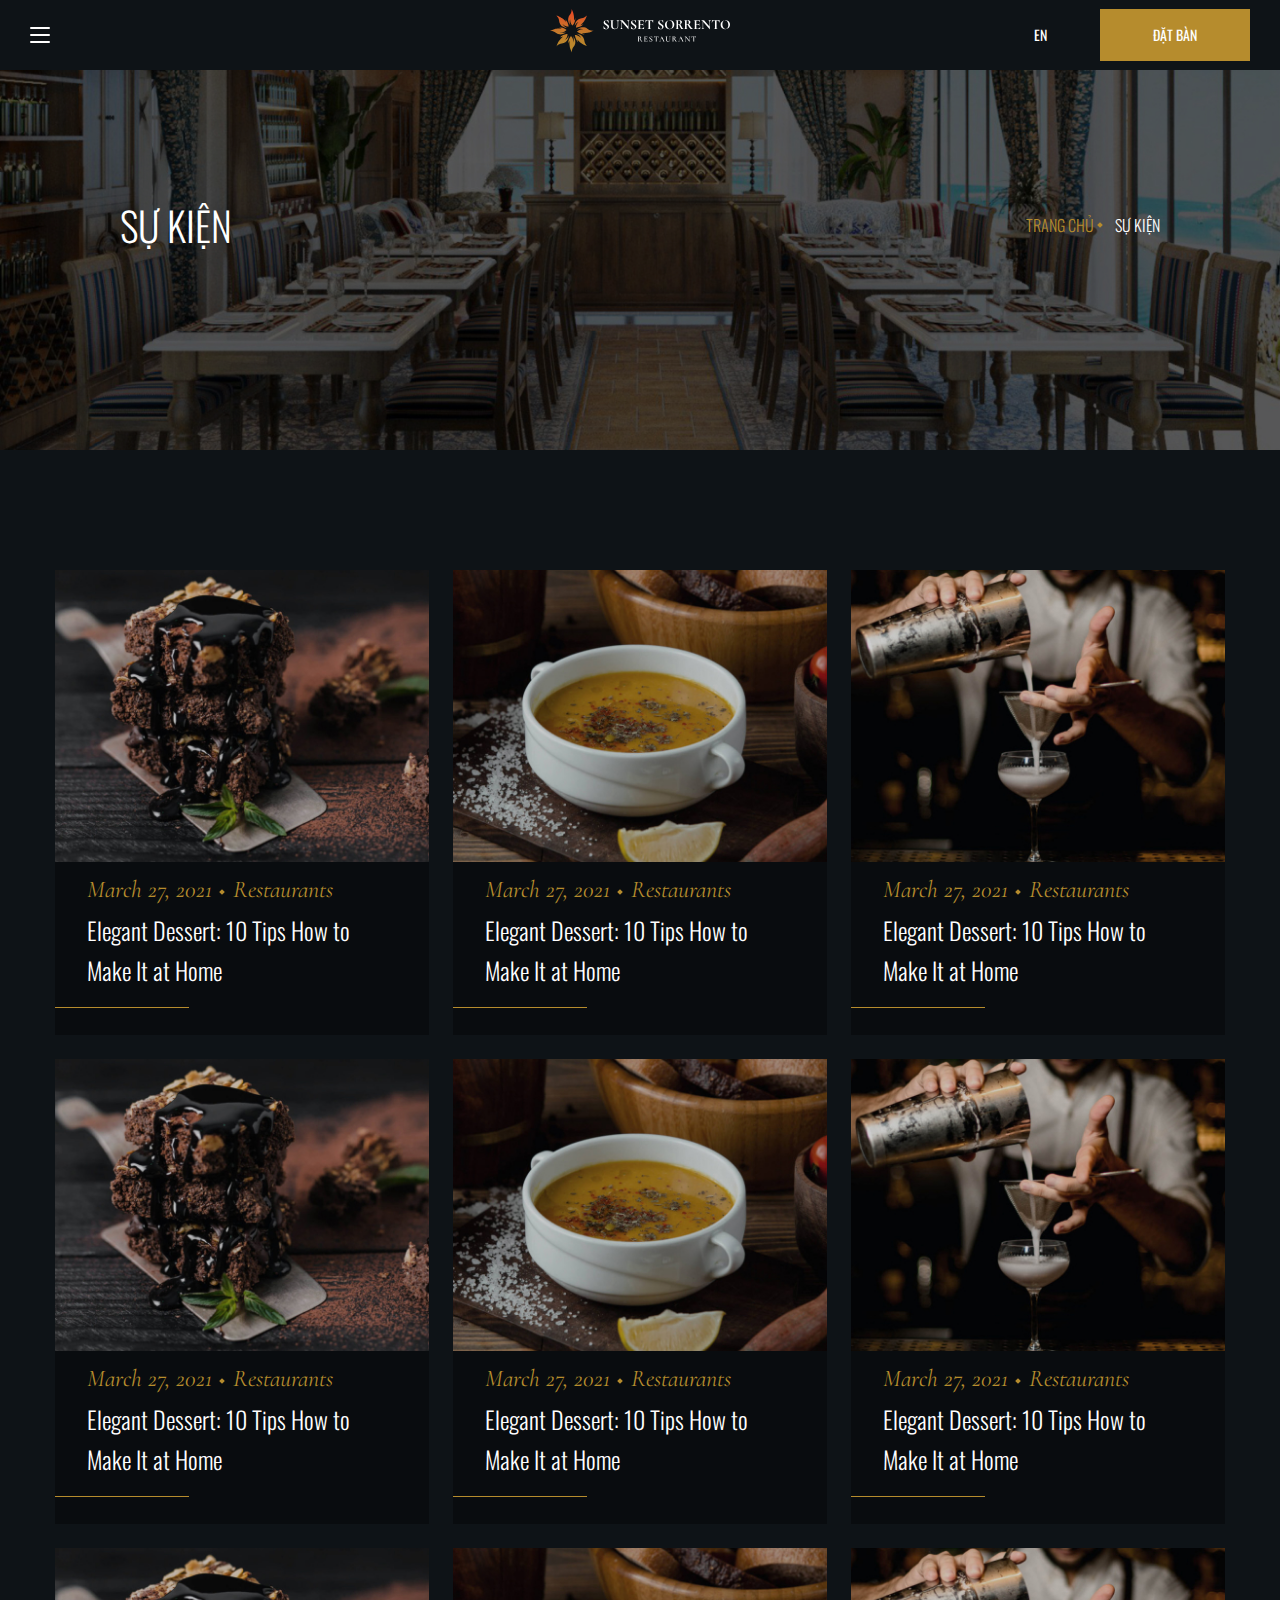
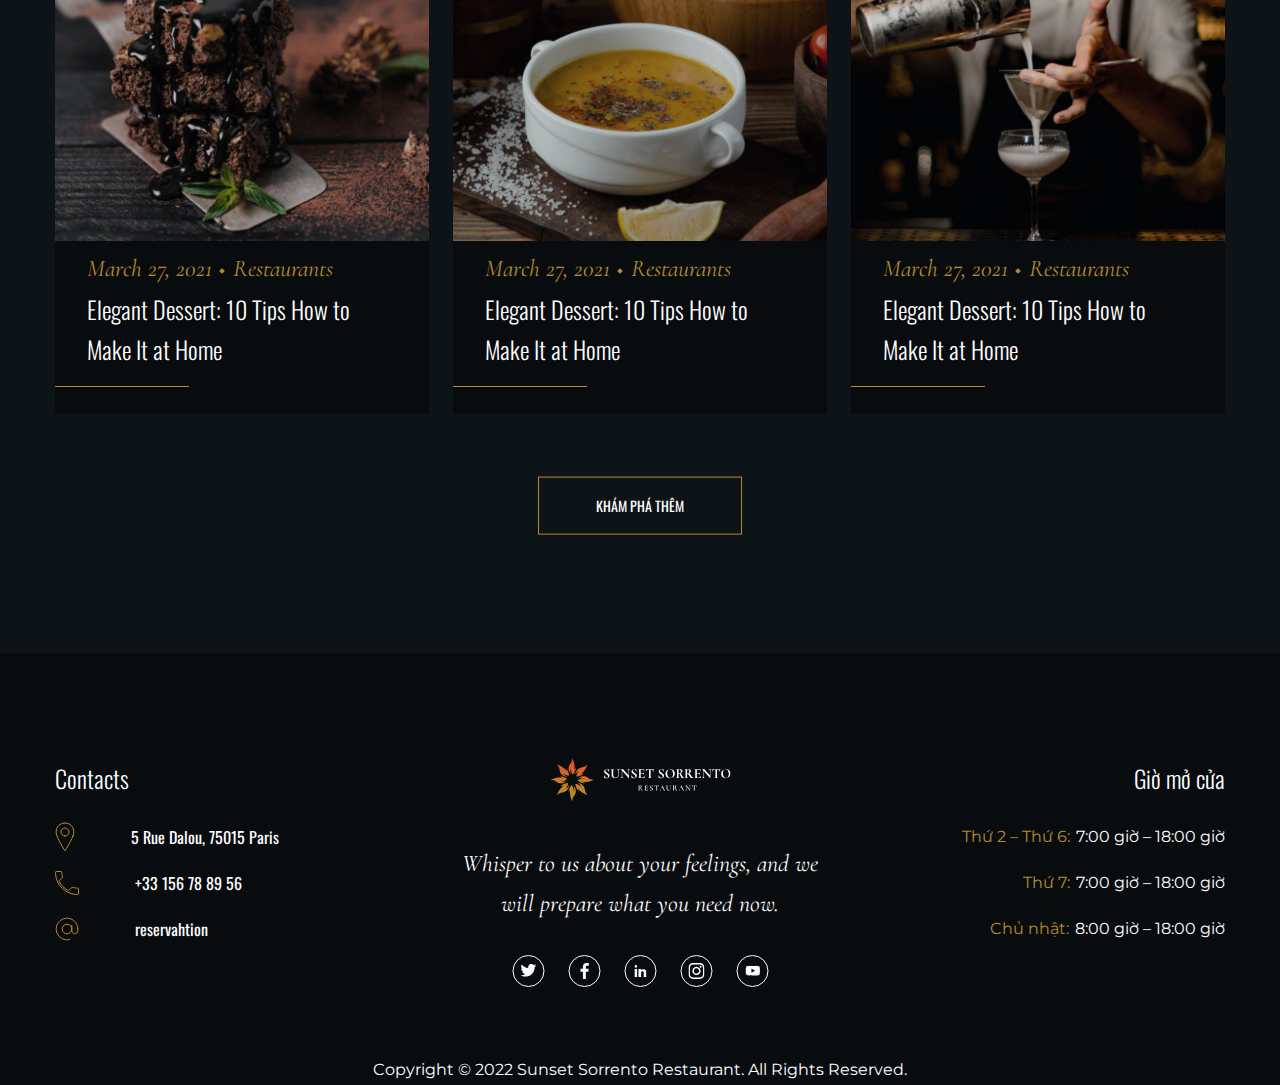
<file: event.html>
<!DOCTYPE html>
<html>

<head>
    <meta charset="UTF-8" />
    <meta name="viewport" content="width=device-width, initial-scale=1.0, maximum-scale=1.0, user-scalable=0" />
    <meta http-equiv="X-UA-Compatible" content="IE=edge,chrome=1" />
    <title>Event | Sunset cùng Chí Tâm</title>
    <link rel="icon" href="favicon.ico">
    <meta name="title" content="" />
    <meta name="description" content="" />

    <!-- meta facebook -->
    <meta property="og:locale" content="vi" />
    <meta property="og:type" content="article" />
    <meta property="og:title" content="" />
    <meta property="og:description" content="" />
    <meta property="og:url" content="" />
    <meta property="og:site_name" content="" />
    <meta property="og:image" content="" />

    <link rel="stylesheet" href="dest/style.min.css">
    <link rel="stylesheet" href="dest/fonts.css">
</head>

<body id="eventpage">
    <!-- HEADER -->
    <header class="header">
        <div class="container-fluid">
            <div class="header__btnmenu"><span></span></div>
            <a href="./" class="header__logo">
                <img src="./img/logo-full.svg" alt="">
            </a>
            <div class="header__nav">
                <ul>
                    <li><a href="index.html">TRANG CHỦ</a></li>
                    <li><a href="aboutus.html">VỀ CHÚNG TÔI</a></li>
                    <li><a href="service.html">DỊCH VỤ</a></li>
                    <li><a class="--active">SỰ KIỆN</a></li>
                    <li><a href="menu.html">THỰC ĐƠN</a></li>
                    <li><a href="place.html">ĐIỂM ĐẾN</a></li>
                    <li><a href="library.html">THƯ VIỆN</a></li>
                    <li><a href="contact.html">LIÊN HỆ</a></li>
                </ul>
            </div>
            <div class="header__cta">
                <div class="header__cta-lang">
                    <div class="header__language-current">EN</div>
                    <div class="header__language-select">
                        <a href="#">VN</a>
                        <a href="#">JP</a>
                        <a href="#">AU</a>
                    </div>
                </div>
                <div class="header__cta-book btn --yellow">ĐẶT BÀN</div>
            </div>
        </div>
        <div class="nav">
            <ul>
                <li><a href="index.html">TRANG CHỦ</a></li>
                <li><a href="aboutus.html">VỀ CHÚNG TÔI</a></li>
                <li><a href="service.html">DỊCH VỤ</a></li>
                <li><a class="--active">SỰ KIỆN</a></li>
                <li><a href="menu.html">THỰC ĐƠN</a></li>
                <li><a href="place.html">ĐIỂM ĐẾN</a></li>
                <li><a href="library.html">THƯ VIỆN</a></li>
                <li><a href="contact.html">LIÊN HỆ</a></li>
            </ul>
        </div>
    </header>

    <!-- MAIN -->
    <main class="mainwrapper">
        <section class="slider">
            <div class="slider__list">
                <div class="slider__list-item">
                    <img src="./img/event-banner.jpg" alt="" class="slider__banner">
                </div>
            </div>
            <div class="slider__content">
                <div class="slider__content-title">SỰ KIỆN</div>
                <div class="slider__content-note">
                    <div class="note-1">TRANG CHỦ</div>
                    <div class="note-2">SỰ KIỆN</div>
                </div>
            </div>
        </section>

        <section class="scblog">
            <div class="container">
                <div class="scblog__list">
                    <div class="blog__item"> 
                        <a href="event-detail.html" class="blog__item-img"><img src="./img/chocolate-cake.jpg" alt=""></a>
                        <div class="blog__item-content">
                            <div class="top">
                                <span class="date">March 27, 2021</span>
                                <a href="#" class="name">Restaurants</a>
                            </div>
                            <a href="#" class="title">Elegant Dessert: 10 Tips How to Make It at Home</a>
                        </div>
                    </div>
                    <div class="blog__item"> 
                        <a href="event-detail.html" class="blog__item-img"><img src="./img/home-blog-2.jpg" alt=""></a>
                        <div class="blog__item-content">
                            <div class="top">
                                <span class="date">March 27, 2021</span>
                                <a href="#" class="name">Restaurants</a>
                            </div>
                            <a href="#" class="title">Elegant Dessert: 10 Tips How to Make It at Home</a>
                        </div>
                    </div>
                    <div class="blog__item"> 
                        <a href="event-detail.html" class="blog__item-img"><img src="./img/home-blog-3.jpg" alt=""></a>
                        <div class="blog__item-content">
                            <div class="top">
                                <span class="date">March 27, 2021</span>
                                <a href="#" class="name">Restaurants</a>
                            </div>
                            <a href="#" class="title">Elegant Dessert: 10 Tips How to Make It at Home</a>
                        </div>
                    </div>
                    <div class="blog__item"> 
                        <a href="event-detail.html" class="blog__item-img"><img src="./img/chocolate-cake.jpg" alt=""></a>
                        <div class="blog__item-content">
                            <div class="top">
                                <span class="date">March 27, 2021</span>
                                <a href="#" class="name">Restaurants</a>
                            </div>
                            <a href="#" class="title">Elegant Dessert: 10 Tips How to Make It at Home</a>
                        </div>
                    </div>
                    <div class="blog__item"> 
                        <a href="event-detail.html" class="blog__item-img"><img src="./img/home-blog-2.jpg" alt=""></a>
                        <div class="blog__item-content">
                            <div class="top">
                                <span class="date">March 27, 2021</span>
                                <a href="#" class="name">Restaurants</a>
                            </div>
                            <a href="#" class="title">Elegant Dessert: 10 Tips How to Make It at Home</a>
                        </div>
                    </div>
                    <div class="blog__item"> 
                        <a href="event-detail.html" class="blog__item-img"><img src="./img/home-blog-3.jpg" alt=""></a>
                        <div class="blog__item-content">
                            <div class="top">
                                <span class="date">March 27, 2021</span>
                                <a href="#" class="name">Restaurants</a>
                            </div>
                            <a href="#" class="title">Elegant Dessert: 10 Tips How to Make It at Home</a>
                        </div>
                    </div>
                    <div class="blog__item"> 
                        <a href="event-detail.html" class="blog__item-img"><img src="./img/chocolate-cake.jpg" alt=""></a>
                        <div class="blog__item-content">
                            <div class="top">
                                <span class="date">March 27, 2021</span>
                                <a href="#" class="name">Restaurants</a>
                            </div>
                            <a href="#" class="title">Elegant Dessert: 10 Tips How to Make It at Home</a>
                        </div>
                    </div>
                    <div class="blog__item"> 
                        <a href="event-detail.html" class="blog__item-img"><img src="./img/home-blog-2.jpg" alt=""></a>
                        <div class="blog__item-content">
                            <div class="top">
                                <span class="date">March 27, 2021</span>
                                <a href="#" class="name">Restaurants</a>
                            </div>
                            <a href="#" class="title">Elegant Dessert: 10 Tips How to Make It at Home</a>
                        </div>
                    </div>
                    <div class="blog__item"> 
                        <a href="event-detail.html" class="blog__item-img"><img src="./img/home-blog-3.jpg" alt=""></a>
                        <div class="blog__item-content">
                            <div class="top">
                                <span class="date">March 27, 2021</span>
                                <a href="#" class="name">Restaurants</a>
                            </div>
                            <a href="#" class="title">Elegant Dessert: 10 Tips How to Make It at Home</a>
                        </div>
                    </div>
                </div>
                <a target="_blank" class="btn --blue">KHÁM PHÁ THÊM</a>
            </div>
        </section>

    </main>

    <!-- FOOTER -->
    <footer class="footer">
        <div class="container">
            <div class="footer__contact">
                <div class="heading --h4">Contacts</div>
                <div class="footer__contact-component">
                    <div class="item">
                        <img src="./img/icon-pin.svg" alt="">
                        <span>5 Rue Dalou, 75015 Paris</span>
                    </div>
                    <div class="item">
                        <img src="./img/icon-phone.svg" alt="">
                        <span>+33 156 78 89 56</span>
                    </div>
                    <div class="item">
                        <img src="./img/icon-@.svg" alt="">
                        <span>reservahtion</span>
                    </div>
                </div>
            </div>
            <div class="footer__social">
                <a href="./" class="footer__social-logo">
                    <img src="./img/logo-full.svg" alt="">
                </a>
                <div class="text --italic">Whisper to us about your feelings, and we will prepare what you need now.
                </div>
                <div class="social__list">
                    <a target="_blank" href="https://twitter.com/" class="social__list-item"><img
                            src="./img/icon-twitter-logo.svg" alt=""></a>
                    <a target="_blank" href="https://www.facebook.com/" class="social__list-item"><img
                            src="./img/icon-fb-logo.svg" alt=""></a>
                    <a target="_blank" href="https://www.linkedin.com/" class="social__list-item"><img
                            src="./img/icon-linkedIn-logo.svg" alt=""></a>
                    <a target="_blank" href="https://www.instagram.com/" class="social__list-item"><img
                            src="./img/icon-ins-logo.svg" alt=""></a>
                    <a target="_blank" href="https://www.youtube.com/" class="social__list-item"><img
                            src="./img/icon-youtube-logo.svg" alt=""></a>
                </div>
            </div>
            <div class="footer__time">
                <div class="heading --h4">Giờ mở cửa</div>
                <div class="box">
                    <div class="footer__time-item">
                        <span class="day">Thứ 2 – Thứ 6:</span>
                        <span class="time">7:00 giờ – 18:00 giờ</span>
                    </div>
                    <div class="footer__time-item">
                        <span class="day">Thứ 7:</span>
                        <span class="time">7:00 giờ – 18:00 giờ</span>
                    </div>
                    <div class="footer__time-item">
                        <span class="day">Chủ nhật:</span>
                        <span class="time">8:00 giờ – 18:00 giờ</span>
                    </div>
                </div>
            </div>
        </div>
        <div class="footer__copyright">Copyright © 2022 Sunset Sorrento Restaurant. All Rights Reserved.</div>
    </footer>

    <script type="text/javascript" src="dest/jsmain.min.js"></script>
    <script type="text/javascript" src="dest/main.js"></script>
</body>
    
</html>
</file>
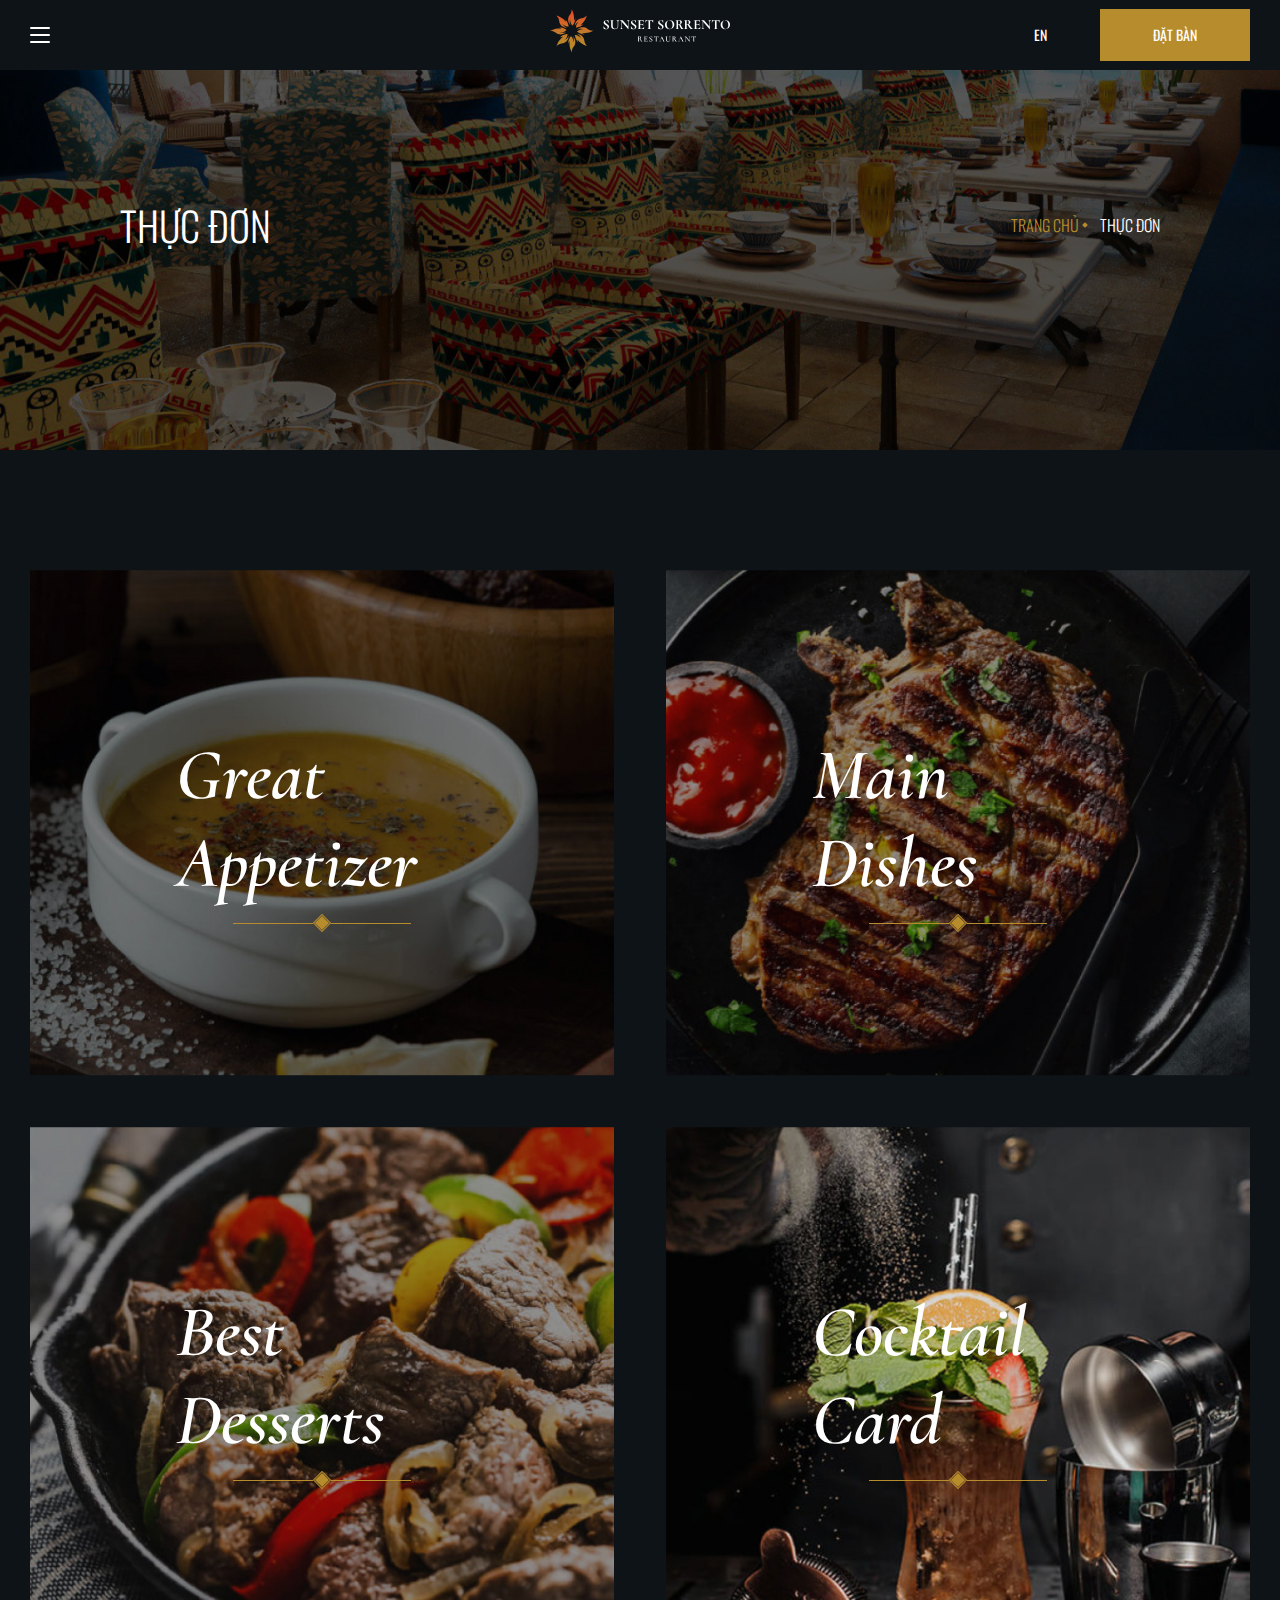
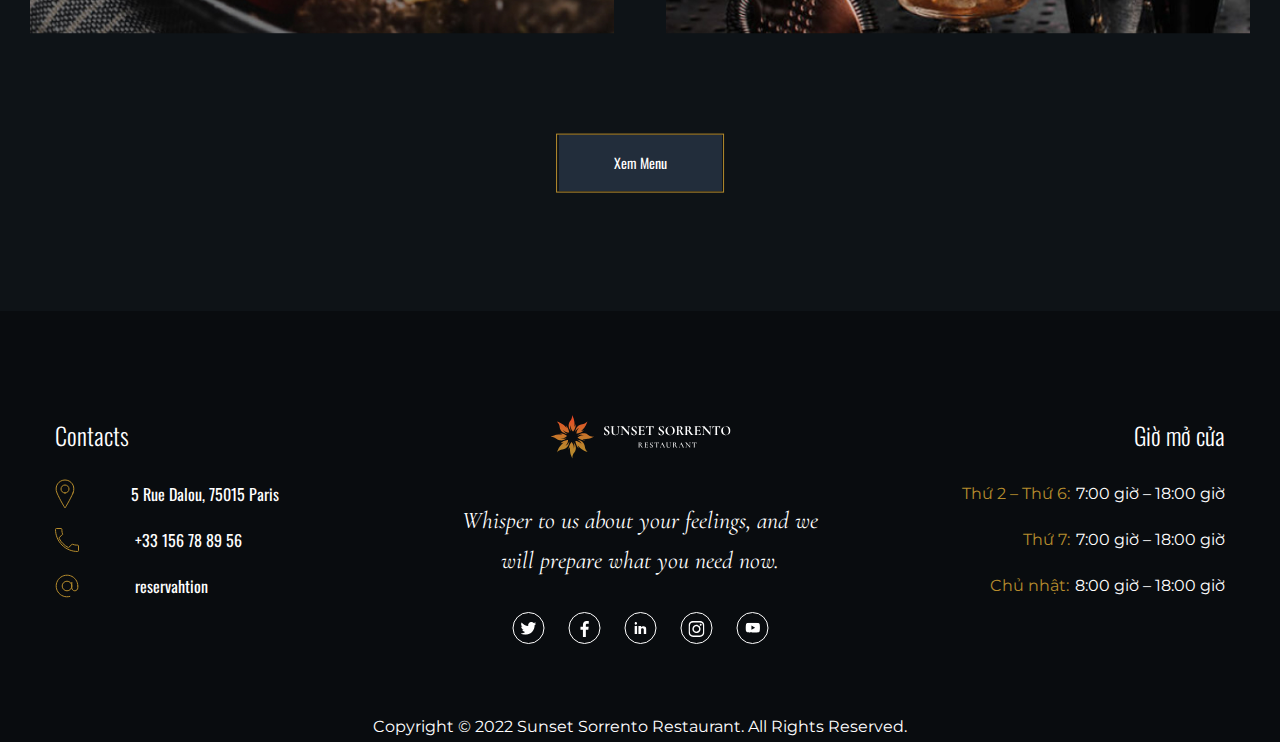
<file: menu.html>
<!DOCTYPE html>
<html>

<head>
    <meta charset="UTF-8" />
    <meta name="viewport" content="width=device-width, initial-scale=1.0, maximum-scale=1.0, user-scalable=0" />
    <meta http-equiv="X-UA-Compatible" content="IE=edge,chrome=1" />
    <title>Asia food | Sunset cùng Chí Tâm</title>
    <link rel="icon" href="favicon.ico">
    <meta name="title" content="" />
    <meta name="description" content="" />

    <!-- meta facebook -->
    <meta property="og:locale" content="vi" />
    <meta property="og:type" content="article" />
    <meta property="og:title" content="" />
    <meta property="og:description" content="" />
    <meta property="og:url" content="" />
    <meta property="og:site_name" content="" />
    <meta property="og:image" content="" />

    <link rel="stylesheet" href="dest/style.min.css">
    <link rel="stylesheet" href="dest/fonts.css">
</head>

<body id="menupage">
    <!-- HEADER -->
    <header class="header">
        <div class="container-fluid">
            <div class="header__btnmenu"><span></span></div>
            <a href="./" class="header__logo">
                <img src="./img/logo-full.svg" alt="">
            </a>
            <div class="header__nav">
                <ul>
                    <li><a href="index.html">TRANG CHỦ</a></li>
                    <li><a href="aboutus.html">VỀ CHÚNG TÔI</a></li>
                    <li><a href="service.html">DỊCH VỤ</a></li>
                    <li><a href="event.html">SỰ KIỆN</a></li>
                    <li><a class="--active">THỰC ĐƠN</a></li>
                    <li><a href="place.html">ĐIỂM ĐẾN</a></li>
                    <li><a href="library.html">THƯ VIỆN</a></li>
                    <li><a href="contact.html">LIÊN HỆ</a></li>
                </ul>
            </div>
            <div class="header__cta">
                <div class="header__cta-lang">
                    <div class="header__language-current">EN</div>
                    <div class="header__language-select">
                        <a href="#">VN</a>
                        <a href="#">JP</a>
                        <a href="#">AU</a>
                    </div>
                </div>
                <div class="header__cta-book btn --yellow">ĐẶT BÀN</div>
            </div>
        </div>
        <div class="nav">
            <ul>
                <li><a href="index.html">TRANG CHỦ</a></li>
                <li><a href="aboutus.html">VỀ CHÚNG TÔI</a></li>
                <li><a href="service.html">DỊCH VỤ</a></li>
                <li><a href="event.html">SỰ KIỆN</a></li>
                <li><a class="--active">THỰC ĐƠN</a></li>
                <li><a href="place.html">ĐIỂM ĐẾN</a></li>
                <li><a href="library.html">THƯ VIỆN</a></li>
                <li><a href="contact.html">LIÊN HỆ</a></li>
            </ul>
        </div>
    </header>

    <!-- MAIN -->
    <main class="mainwrapper">
        <section class="slider">
            <div class="slider__list">
                <div class="slider__list-item">
                    <img src="./img/menu-banner.jpg" alt="" class="slider__banner">
                </div>
            </div>
            <div class="slider__content">
                <div class="slider__content-title">THỰC ĐƠN</div>
                <div class="slider__content-note">
                    <div class="note-1">TRANG CHỦ</div>
                    <div class="note-2">THỰC ĐƠN</div>
                </div>
            </div>
        </section>

        <section class="scfood">
            <div class="container-fluid">
                <div class="scfood__list">
                    <div class="scfood__list__item">
                        <img src="./img/menu-scfood-1.jpg" alt="">
                        <div class="heading --center">
                            <div class="heading__title">Great Appetizer</div>
                            <div class="heading__line">
                                <div class="line1"></div><div class="line2"></div>
                            </div>
                        </div>
                    </div>
                    <div class="scfood__list__item">
                        <img src="./img/menu-scfood-2.jpg" alt="">
                        <div class="heading --center">
                            <div class="heading__title">Main Dishes</div>
                            <div class="heading__line">
                                <div class="line1"></div><div class="line2"></div>
                            </div>
                        </div>
                    </div>
                    <div class="scfood__list__item">
                        <img src="./img/menu-scfood-3.jpg" alt="">
                        <div class="heading --center">
                            <div class="heading__title">Best Desserts</div>
                            <div class="heading__line">
                                <div class="line1"></div><div class="line2"></div>
                            </div>
                        </div>
                    </div>
                    <div class="scfood__list__item">
                        <img src="./img/menu-scfood-4.jpg" alt="">
                        <div class="heading --center">
                            <div class="heading__title">Cocktail Card</div>
                            <div class="heading__line">
                                <div class="line1"></div><div class="line2"></div>
                            </div>
                        </div>
                    </div>
                </div>
                <div class="scfood__btn btn --blue">Xem Menu</div>
            </div>
        </section>
    </main>

    <!-- FOOTER -->
    <footer class="footer">
        <div class="container">
            <div class="footer__contact">
                <div class="heading --h4">Contacts</div>
                <div class="footer__contact-component">
                    <div class="item">
                        <img src="./img/icon-pin.svg" alt="">
                        <span>5 Rue Dalou, 75015 Paris</span>
                    </div>
                    <div class="item">
                        <img src="./img/icon-phone.svg" alt="">
                        <span>+33 156 78 89 56</span>
                    </div>
                    <div class="item">
                        <img src="./img/icon-@.svg" alt="">
                        <span>reservahtion</span>
                    </div>
                </div>
            </div>
            <div class="footer__social">
                <a href="./" class="footer__social-logo">
                    <img src="./img/logo-full.svg" alt="">
                </a>
                <div class="text --italic">Whisper to us about your feelings, and we will prepare what you need now.
                </div>
                <div class="social__list">
                    <a target="_blank" href="https://twitter.com/" class="social__list-item"><img
                            src="./img/icon-twitter-logo.svg" alt=""></a>
                    <a target="_blank" href="https://www.facebook.com/" class="social__list-item"><img
                            src="./img/icon-fb-logo.svg" alt=""></a>
                    <a target="_blank" href="https://www.linkedin.com/" class="social__list-item"><img
                            src="./img/icon-linkedIn-logo.svg" alt=""></a>
                    <a target="_blank" href="https://www.instagram.com/" class="social__list-item"><img
                            src="./img/icon-ins-logo.svg" alt=""></a>
                    <a target="_blank" href="https://www.youtube.com/" class="social__list-item"><img
                            src="./img/icon-youtube-logo.svg" alt=""></a>
                </div>
            </div>
            <div class="footer__time">
                <div class="heading --h4">Giờ mở cửa</div>
                <div class="box">
                    <div class="footer__time-item">
                        <span class="day">Thứ 2 – Thứ 6:</span>
                        <span class="time">7:00 giờ – 18:00 giờ</span>
                    </div>
                    <div class="footer__time-item">
                        <span class="day">Thứ 7:</span>
                        <span class="time">7:00 giờ – 18:00 giờ</span>
                    </div>
                    <div class="footer__time-item">
                        <span class="day">Chủ nhật:</span>
                        <span class="time">8:00 giờ – 18:00 giờ</span>
                    </div>
                </div>
            </div>
        </div>
        <div class="footer__copyright">Copyright © 2022 Sunset Sorrento Restaurant. All Rights Reserved.</div>
    </footer>

    <script type="text/javascript" src="dest/jsmain.min.js"></script>
    <script type="text/javascript" src="dest/main.js"></script>
</body>
    
</html>
</file>
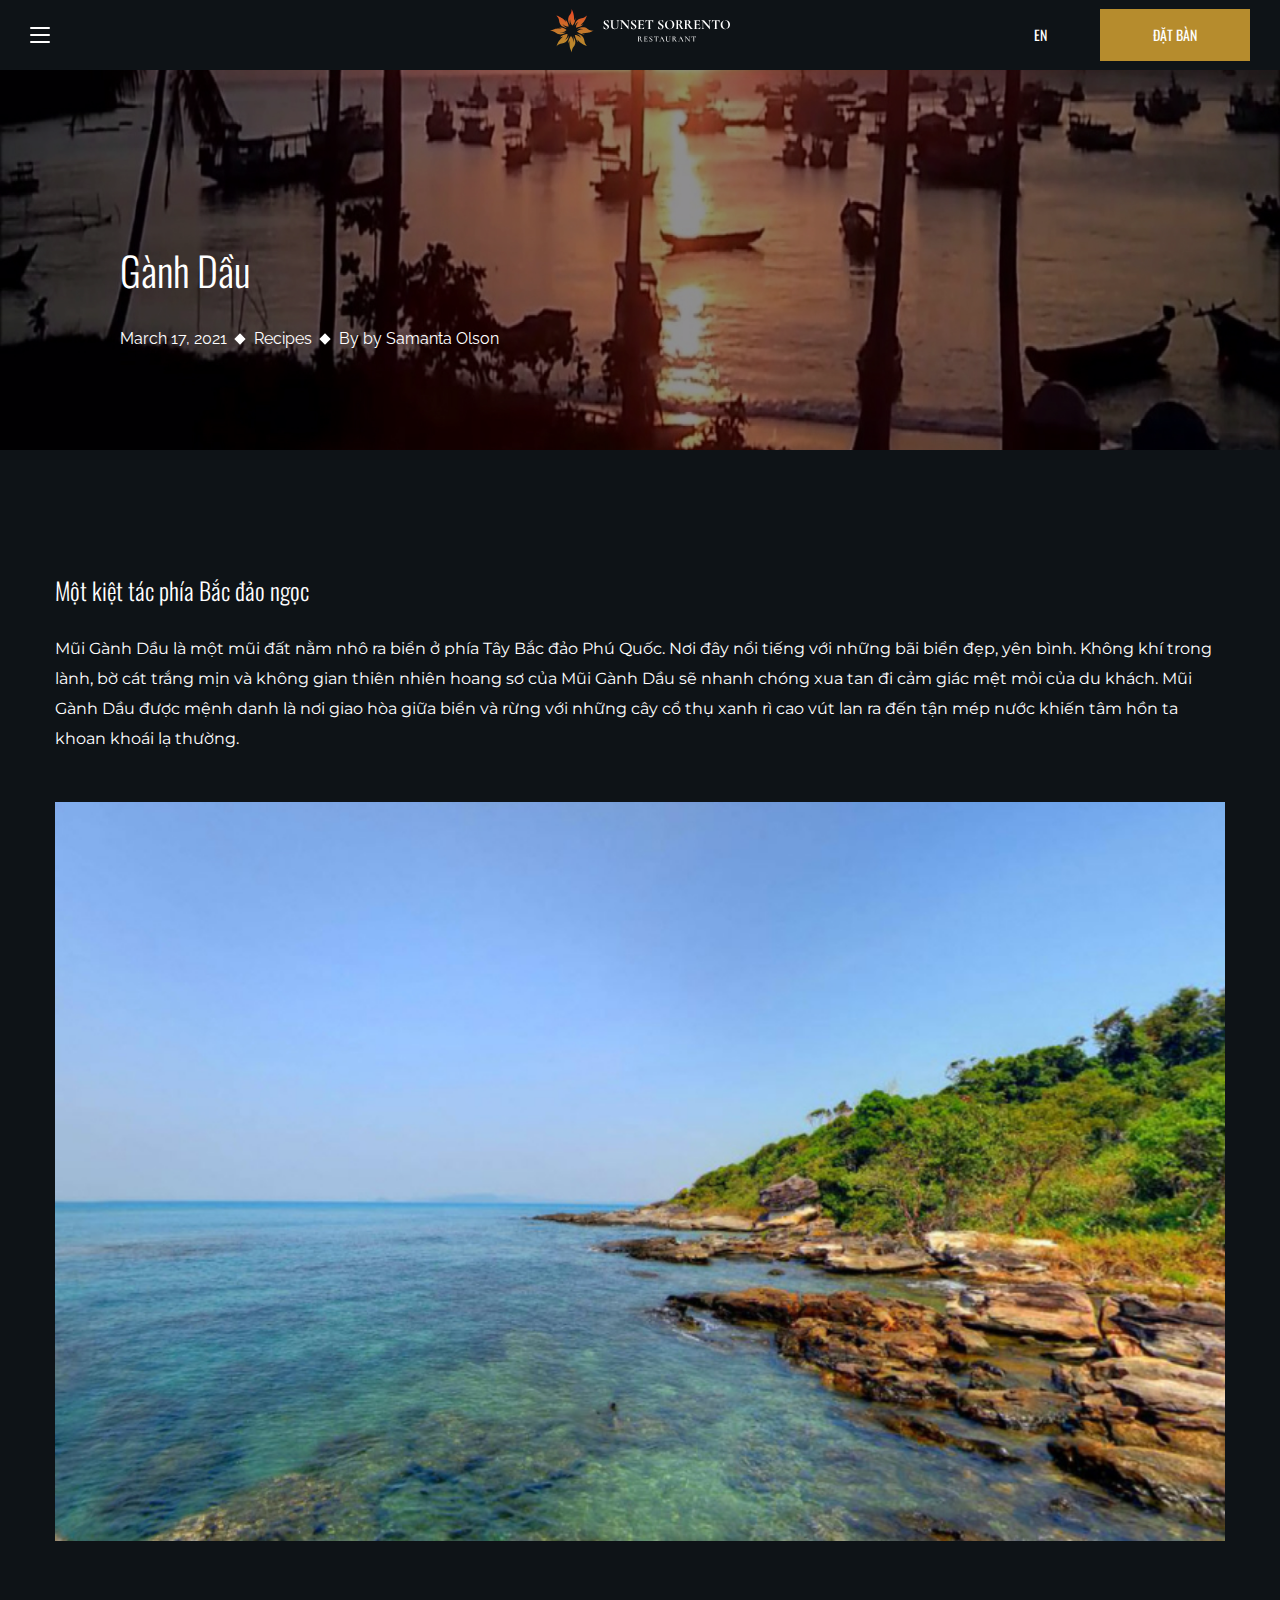
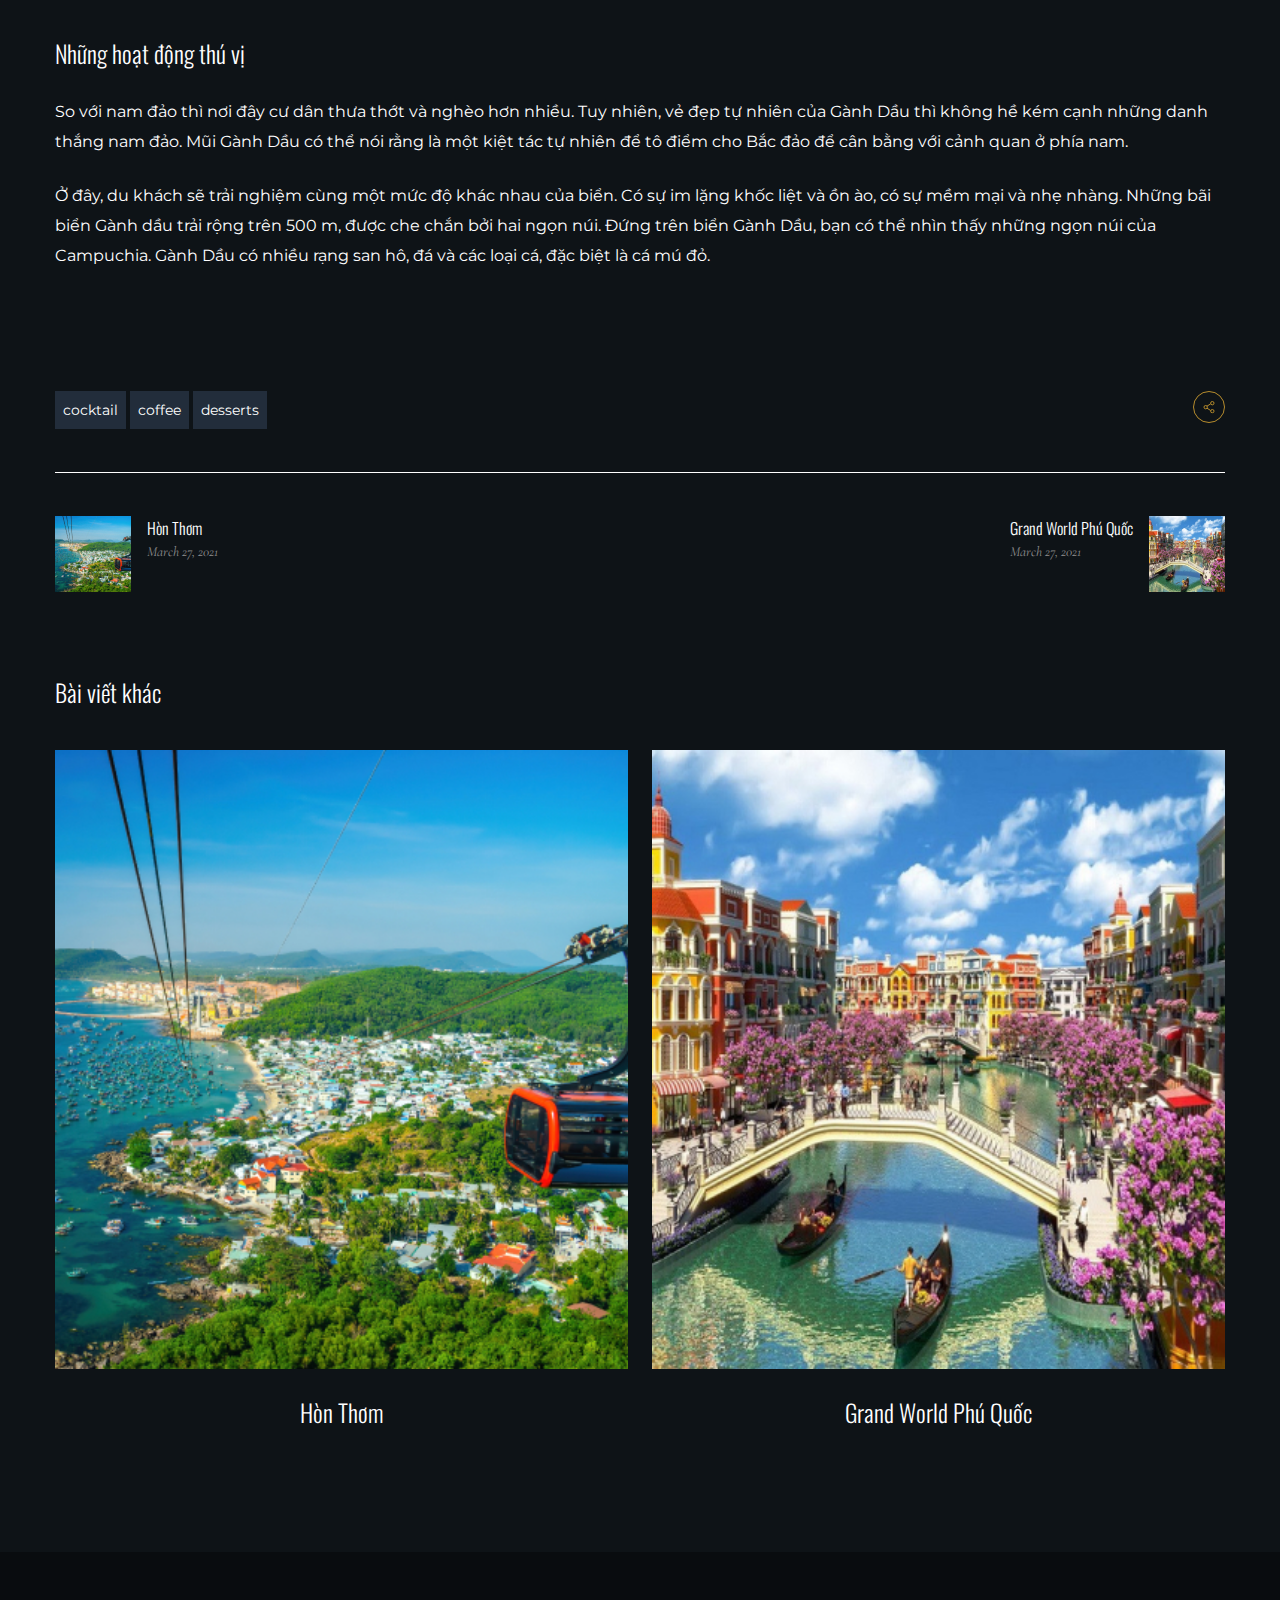
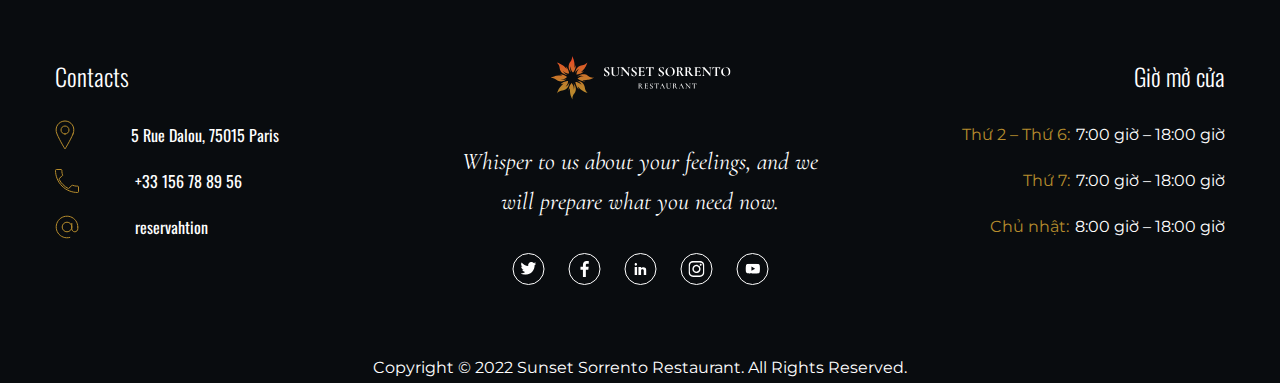
<file: place-detail.html>
<!DOCTYPE html>
<html>

<head>
    <meta charset="UTF-8" />
    <meta name="viewport" content="width=device-width, initial-scale=1.0, maximum-scale=1.0, user-scalable=0" />
    <meta http-equiv="X-UA-Compatible" content="IE=edge,chrome=1" />
    <title>Place detail | Sunset cùng Chí Tâm</title>
    <link rel="icon" href="favicon.ico">
    <meta name="title" content="" />
    <meta name="description" content="" />

    <!-- meta facebook -->
    <meta property="og:locale" content="vi" />
    <meta property="og:type" content="article" />
    <meta property="og:title" content="" />
    <meta property="og:description" content="" />
    <meta property="og:url" content="" />
    <meta property="og:site_name" content="" />
    <meta property="og:image" content="" />

    <link rel="stylesheet" href="dest/style.min.css">
    <link rel="stylesheet" href="dest/fonts.css">
</head>

<body id="place-detail-page">
    <!-- HEADER -->
    <header class="header">
        <div class="container-fluid">
            <div class="header__btnmenu"><span></span></div>
            <a target="_blank" href="./" class="header__logo">
                <img src="./img/logo-full.svg" alt="">
            </a>
            <div class="header__nav">
                <ul>
                    <li><a href="index.html">TRANG CHỦ</a></li>
                    <li><a href="aboutus.html">VỀ CHÚNG TÔI</a></li>
                    <li><a href="service.html">DỊCH VỤ</a></li>
                    <li><a href="event.html">SỰ KIỆN</a></li>
                    <li><a href="menu.html">THỰC ĐƠN</a></li>
                    <li><a href="place.html"  class="--active">ĐIỂM ĐẾN</a></li>
                    <li><a href="library.html">THƯ VIỆN</a></li>
                    <li><a href="contact.html">LIÊN HỆ</a></li>
                </ul>
            </div>
            <div class="header__cta">
                <div class="header__cta-lang">
                    <div class="header__language-current">EN</div>
                    <div class="header__language-select">
                        <a href="#">VN</a>
                        <a href="#">JP</a>
                        <a href="#">AU</a>
                    </div>
                </div>
                <div class="header__cta-book btn --yellow">ĐẶT BÀN</div>
            </div>
        </div>
        <div class="nav">
            <ul>
                <li><a href="index.html">TRANG CHỦ</a></li>
                <li><a href="aboutus.html">VỀ CHÚNG TÔI</a></li>
                <li><a href="service.html">DỊCH VỤ</a></li>
                <li><a href="event.html">SỰ KIỆN</a></li>
                <li><a href="menu.html">THỰC ĐƠN</a></li>
                <li><a href="place.html"  class="--active">ĐIỂM ĐẾN</a></li>
                <li><a href="library.html">THƯ VIỆN</a></li>
                <li><a href="contact.html">LIÊN HỆ</a></li>
            </ul>
        </div>
    </header>

    <!-- MAIN -->
    <main class="mainwrapper">
        <section class="slider">
            <div class="slider__list">
                <div class="slider__list-item">
                    <img src="./img/place-detail-banner.jpg" alt="" class="slider__banner">
                </div>
            </div>
            <div class="box">
                <div class="slider__title">Gành Dầu</div>
                <div class="slider__note">
                    <div class="slider__note-1">March 17, 2021</div>
                    <div class="slider__note-2">Recipes</div>
                    <div class="slider__note-3">By by Samanta Olson</div>
                </div>
            </div>
        </section>

        <section class="sccontent">
            <div class="container">
                <div class="sccontent__element">
                    <div class="heading --h4">Một kiệt tác phía Bắc đảo ngọc</div>
                    <div class="text">Mũi Gành Dầu là một mũi đất nằm nhô ra biển ở phía Tây Bắc đảo Phú Quốc. Nơi đây nổi tiếng với những bãi biển đẹp, yên bình. Không khí trong lành, bờ cát trắng mịn và không gian thiên nhiên hoang sơ của Mũi Gành Dầu sẽ nhanh chóng xua tan đi cảm giác mệt mỏi của du khách. Mũi Gành Dầu được mệnh danh là nơi giao hòa giữa biển và rừng với những cây cổ thụ xanh rì cao vút lan ra đến tận mép nước khiến tâm hồn ta khoan khoái lạ thường.</div>
                </div>
                <img src="./img/place-detail-sccontent.jpg" alt="">
                <div class="sccontent__element">
                    <div class="heading --h4">Những hoạt động thú vị</div>
                    <div class="text">So với nam đảo thì nơi đây cư dân thưa thớt và nghèo hơn nhiều. Tuy nhiên, vẻ đẹp tự nhiên của Gành Dầu thì không hề kém cạnh những danh thắng nam đảo. Mũi Gành Dầu có thể nói rằng là một kiệt tác tự nhiên để tô điểm cho Bắc đảo để cân bằng với cảnh quan ở phía nam.</div>
                    <div class="text">Ở đây, du khách sẽ trải nghiệm cùng một mức độ khác nhau của biển. Có sự im lặng khốc liệt và ồn ào, có sự mềm mại và nhẹ nhàng. Những bãi biển Gành dầu trải rộng trên 500 m, được che chắn bởi hai ngọn núi. Đứng trên biển Gành Dầu, bạn có thể nhìn thấy những ngọn núi của Campuchia. Gành Dầu có nhiều rạng san hô, đá và các loại cá, đặc biệt là cá mú đỏ.</div>
                </div>
            </div>
        </section>

        <section class="sctag">
            <div class="container">
                <div class="sctag__top">
                    <div class="sctag__top-list">
                        <div class="tag__item">cocktail</div>
                        <div class="tag__item">coffee</div>
                        <div class="tag__item">desserts</div>
                    </div>
                    <div class="icon-share"><img src="./img/icon-share.svg" alt=""></div>
                </div>
                <div class="sctag__bottom">
                    <div class="sctag__bottom-item">
                        <img src="./img/place-detail-sctag-1.jpg" alt="">
                        <div class="box">
                            <div class="name">Hòn Thơm</div>
                            <div class="time">March 27, 2021</div>
                        </div>
                    </div>
                    <div class="sctag__bottom-item">
                        <img src="./img/place-detail-sctag-2.jpg" alt="">
                        <div class="box">
                            <div class="name"> Grand World Phú Quốc</div>
                            <div class="time">March 27, 2021</div>
                        </div>
                    </div>
                </div>
            </div>
        </section>

        <section class="scotherplace">
            <div class="container">
                <div class="heading --h4">Bài viết khác</div>
                <div class="scotherplace__list">
                    <div class="scotherplace__list-item">
                        <img src="./img/place-detail-scotherplace-1.jpg" alt="">
                        <div class="heading --h4">Hòn Thơm</div>
                    </div>
                    <div class="scotherplace__list-item">
                        <img src="./img/place-detail-scotherplace-2.jpg" alt="">
                        <div class="heading --h4"> Grand World Phú Quốc</div>
                    </div>
                </div>
            </div>
        </section>
    </main>

    <!-- FOOTER -->
    <footer class="footer">
        <div class="container">
            <div class="footer__contact">
                <div class="heading --h4">Contacts</div>
                <div class="footer__contact-component">
                    <div class="item">
                        <img src="./img/icon-pin.svg" alt="">
                        <span>5 Rue Dalou, 75015 Paris</span>
                    </div>
                    <div class="item">
                        <img src="./img/icon-phone.svg" alt="">
                        <span>+33 156 78 89 56</span>
                    </div>
                    <div class="item">
                        <img src="./img/icon-@.svg" alt="">
                        <span>reservahtion</span>
                    </div>
                </div>
            </div>
            <div class="footer__social">
                <a href="./" class="footer__social-logo">
                    <img src="./img/logo-full.svg" alt="">
                </a>
                <div class="text --italic">Whisper to us about your feelings, and we will prepare what you need now.
                </div>
                <div class="social__list">
                    <a target="_blank" href="https://twitter.com/" class="social__list-item"><img
                            src="./img/icon-twitter-logo.svg" alt=""></a>
                    <a target="_blank" href="https://www.facebook.com/" class="social__list-item"><img
                            src="./img/icon-fb-logo.svg" alt=""></a>
                    <a target="_blank" href="https://www.linkedin.com/" class="social__list-item"><img
                            src="./img/icon-linkedIn-logo.svg" alt=""></a>
                    <a target="_blank" href="https://www.instagram.com/" class="social__list-item"><img
                            src="./img/icon-ins-logo.svg" alt=""></a>
                    <a target="_blank" href="https://www.youtube.com/" class="social__list-item"><img
                            src="./img/icon-youtube-logo.svg" alt=""></a>
                </div>
            </div>
            <div class="footer__time">
                <div class="heading --h4">Giờ mở cửa</div>
                <div class="box">
                    <div class="footer__time-item">
                        <span class="day">Thứ 2 – Thứ 6:</span>
                        <span class="time">7:00 giờ – 18:00 giờ</span>
                    </div>
                    <div class="footer__time-item">
                        <span class="day">Thứ 7:</span>
                        <span class="time">7:00 giờ – 18:00 giờ</span>
                    </div>
                    <div class="footer__time-item">
                        <span class="day">Chủ nhật:</span>
                        <span class="time">8:00 giờ – 18:00 giờ</span>
                    </div>
                </div>
            </div>
        </div>
        <div class="footer__copyright">Copyright © 2022 Sunset Sorrento Restaurant. All Rights Reserved.</div>
    </footer>

    <script type="text/javascript" src="dest/jsmain.min.js"></script>
    <script type="text/javascript" src="dest/main.js"></script>
</body>

</html>
</file>
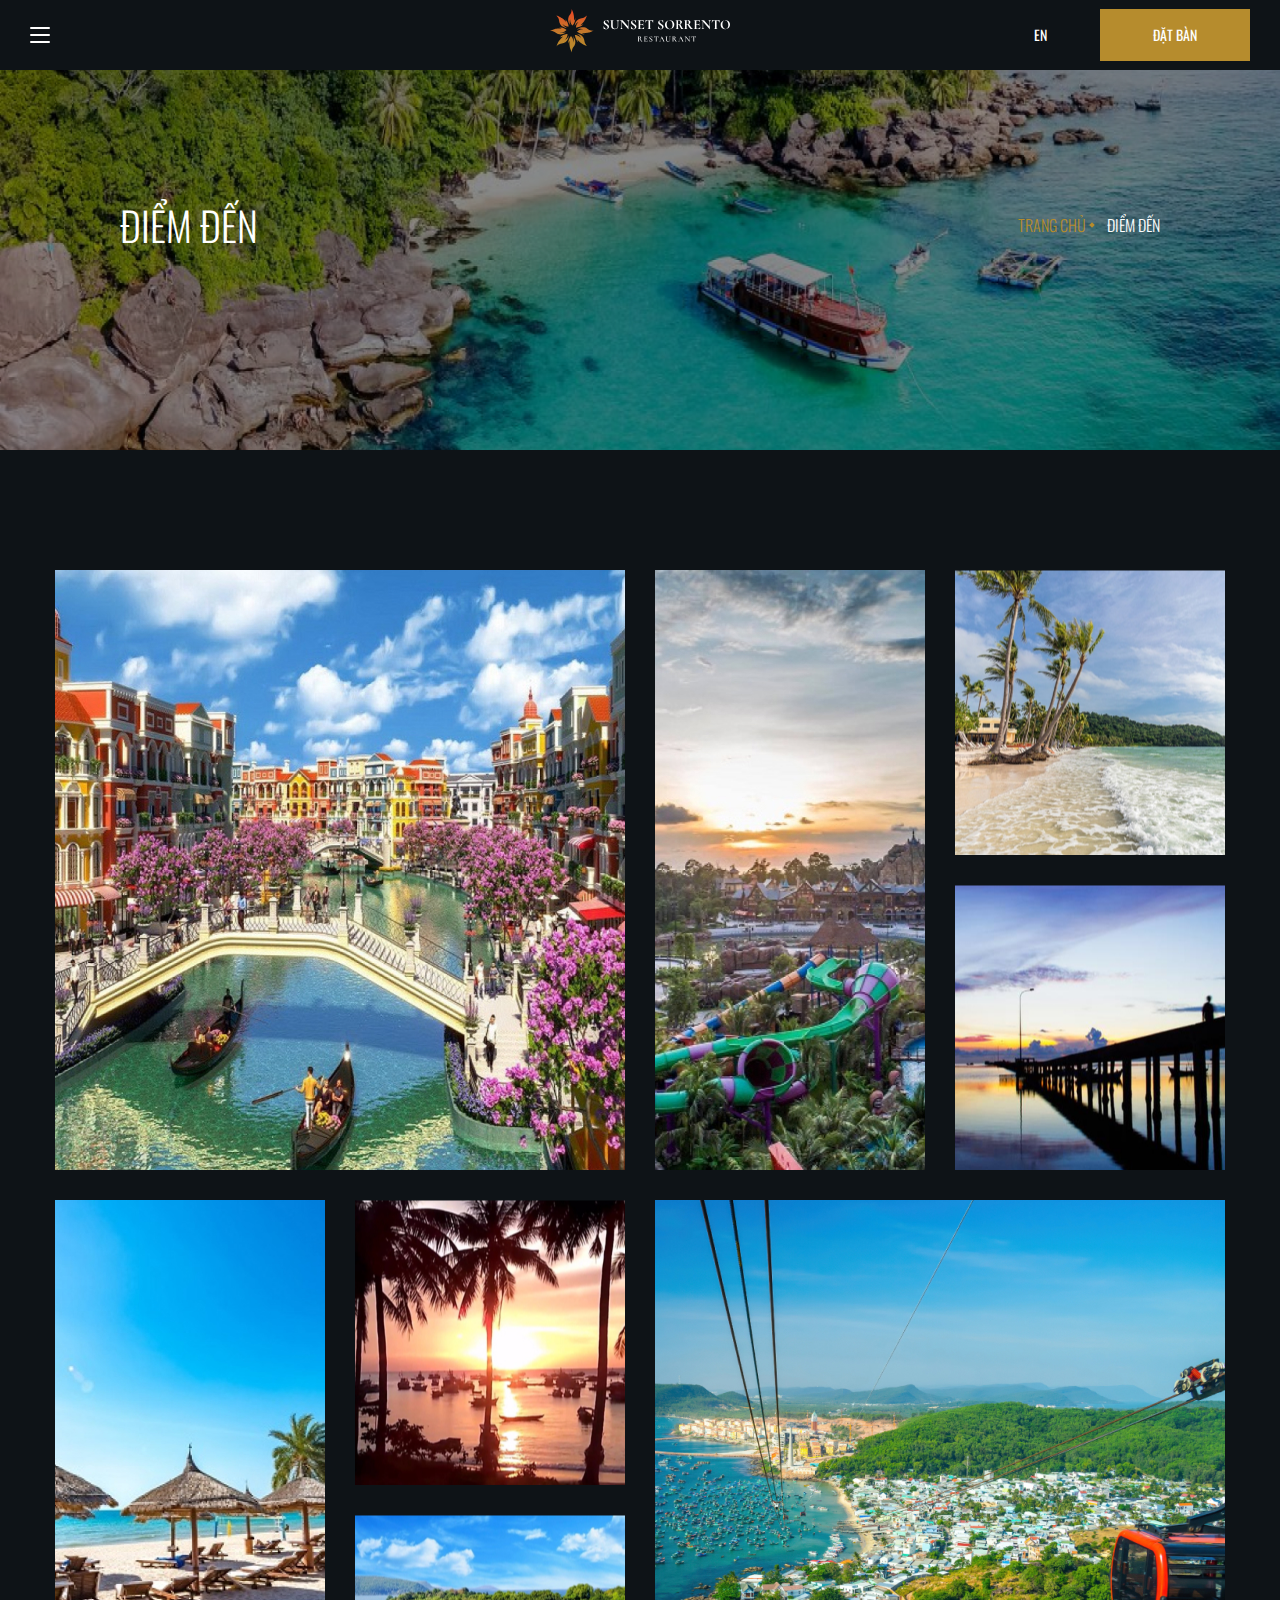
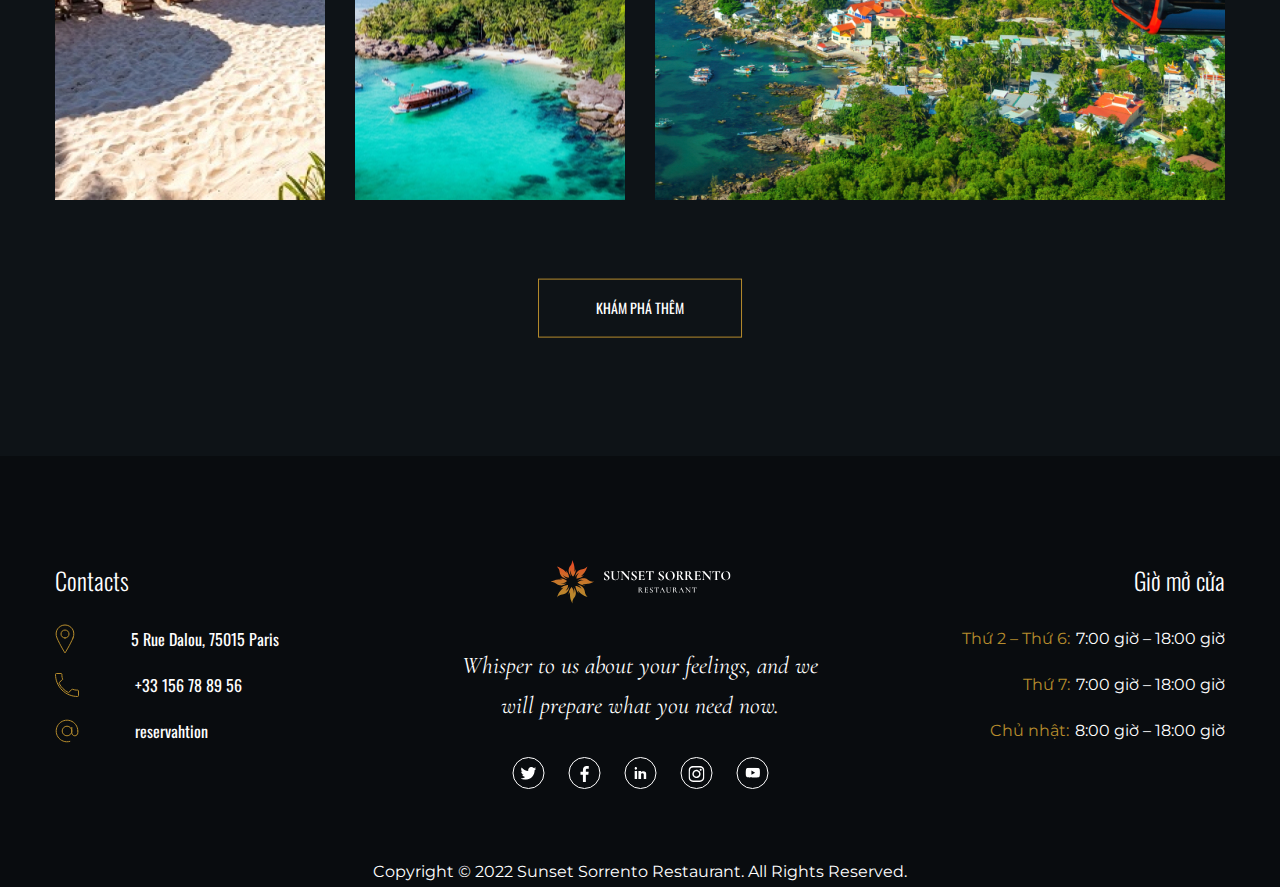
<file: place.html>
<!DOCTYPE html>
<html>

<head>
    <meta charset="UTF-8" />
    <meta name="viewport" content="width=device-width, initial-scale=1.0, maximum-scale=1.0, user-scalable=0" />
    <meta http-equiv="X-UA-Compatible" content="IE=edge,chrome=1" />
    <title>Place | Sunset cùng Chí Tâm</title>
    <link rel="icon" href="favicon.ico">
    <meta name="title" content="" />
    <meta name="description" content="" />

    <!-- meta facebook -->
    <meta property="og:locale" content="vi" />
    <meta property="og:type" content="article" />
    <meta property="og:title" content="" />
    <meta property="og:description" content="" />
    <meta property="og:url" content="" />
    <meta property="og:site_name" content="" />
    <meta property="og:image" content="" />

    <link rel="stylesheet" href="dest/style.min.css">
    <link rel="stylesheet" href="dest/fonts.css">
</head>

<body id="placepage">
    <!-- HEADER -->
    <header class="header">
        <div class="container-fluid">
            <div class="header__btnmenu"><span></span></div>
            <a href="./" class="header__logo">
                <img src="./img/logo-full.svg" alt="">
            </a>
            <div class="header__nav">
                <ul>
                    <li><a href="index.html">TRANG CHỦ</a></li>
                    <li><a href="aboutus.html">VỀ CHÚNG TÔI</a></li>
                    <li><a href="service.html">DỊCH VỤ</a></li>
                    <li><a href="event.html">SỰ KIỆN</a></li>
                    <li><a href="menu.html">THỰC ĐƠN</a></li>
                    <li><a class="--active">ĐIỂM ĐẾN</a></li>
                    <li><a href="library.html">THƯ VIỆN</a></li>
                    <li><a href="contact.html">LIÊN HỆ</a></li>
                </ul>
            </div>
            <div class="header__cta">
                <div class="header__cta-lang">
                    <div class="header__language-current">EN</div>
                    <div class="header__language-select">
                        <a href="#">VN</a>
                        <a href="#">JP</a>
                        <a href="#">AU</a>
                    </div>
                </div>
                <div class="header__cta-book btn --yellow">ĐẶT BÀN</div>
            </div>
        </div>
        <div class="nav">
            <ul>
                <li><a href="index.html">TRANG CHỦ</a></li>
                <li><a href="aboutus.html">VỀ CHÚNG TÔI</a></li>
                <li><a href="service.html">DỊCH VỤ</a></li>
                <li><a href="event.html">SỰ KIỆN</a></li>
                <li><a href="menu.html">THỰC ĐƠN</a></li>
                <li><a class="--active">ĐIỂM ĐẾN</a></li>
                <li><a href="library.html">THƯ VIỆN</a></li>
                <li><a href="contact.html">LIÊN HỆ</a></li>
            </ul>
        </div>
    </header>

    <!-- MAIN -->
    <main class="mainwrapper">
        <section class="slider">
            <div class="slider__list">
                <div class="slider__list-item">
                    <img src="./img/place-banner.jpg" alt="" class="slider__banner">
                </div>
            </div>
            <div class="slider__content">
                <div class="slider__content-title">ĐIỂM ĐẾN</div>
                <div class="slider__content-note">
                    <div class="note-1">TRANG CHỦ</div>
                    <div class="note-2">ĐIỂM ĐẾN</div>
                </div>
            </div>
        </section>

        <section class="scimg">
            <div class="container">
                <div class="scimg__list">
                    <div class="row">
                        <div class="scimg__list-item"><img src="./img/place-scplace-1.jpg" alt=""></div>
                        <div class="scimg__list-item"><img src="./img/place-scplace-2.jpg" alt=""></div>
                        <div class="scimg__list-item"><img src="./img/place-scplace-3.jpg" alt=""></div>
                        <div class="scimg__list-item"><img src="./img/place-scplace-4.jpg" alt=""></div>
                    </div>
                    <div class="row">
                        <div class="scimg__list-item"><img src="./img/place-scplace-5.jpg" alt=""></div>
                        <div class="scimg__list-item"><img src="./img/place-scplace-6.jpg" alt=""></div>
                        <div class="scimg__list-item"><img src="./img/place-scplace-7.jpg" alt=""></div>
                        <div class="scimg__list-item"><img src="./img/place-scplace-8.jpg" alt=""></div>
                    </div>
                </div>
    
                <a href="place-detail.html" class="btn --blue">KHÁM PHÁ THÊM</a>
            </div>
        </section>

    </main>

    <!-- FOOTER -->
    <footer class="footer">
        <div class="container">
            <div class="footer__contact">
                <div class="heading --h4">Contacts</div>
                <div class="footer__contact-component">
                    <div class="item">
                        <img src="./img/icon-pin.svg" alt="">
                        <span>5 Rue Dalou, 75015 Paris</span>
                    </div>
                    <div class="item">
                        <img src="./img/icon-phone.svg" alt="">
                        <span>+33 156 78 89 56</span>
                    </div>
                    <div class="item">
                        <img src="./img/icon-@.svg" alt="">
                        <span>reservahtion</span>
                    </div>
                </div>
            </div>
            <div class="footer__social">
                <a href="./" class="footer__social-logo">
                    <img src="./img/logo-full.svg" alt="">
                </a>
                <div class="text --italic">Whisper to us about your feelings, and we will prepare what you need now.
                </div>
                <div class="social__list">
                    <a target="_blank" href="https://twitter.com/" class="social__list-item"><img
                            src="./img/icon-twitter-logo.svg" alt=""></a>
                    <a target="_blank" href="https://www.facebook.com/" class="social__list-item"><img
                            src="./img/icon-fb-logo.svg" alt=""></a>
                    <a target="_blank" href="https://www.linkedin.com/" class="social__list-item"><img
                            src="./img/icon-linkedIn-logo.svg" alt=""></a>
                    <a target="_blank" href="https://www.instagram.com/" class="social__list-item"><img
                            src="./img/icon-ins-logo.svg" alt=""></a>
                    <a target="_blank" href="https://www.youtube.com/" class="social__list-item"><img
                            src="./img/icon-youtube-logo.svg" alt=""></a>
                </div>
            </div>
            <div class="footer__time">
                <div class="heading --h4">Giờ mở cửa</div>
                <div class="box">
                    <div class="footer__time-item">
                        <span class="day">Thứ 2 – Thứ 6:</span>
                        <span class="time">7:00 giờ – 18:00 giờ</span>
                    </div>
                    <div class="footer__time-item">
                        <span class="day">Thứ 7:</span>
                        <span class="time">7:00 giờ – 18:00 giờ</span>
                    </div>
                    <div class="footer__time-item">
                        <span class="day">Chủ nhật:</span>
                        <span class="time">8:00 giờ – 18:00 giờ</span>
                    </div>
                </div>
            </div>
        </div>
        <div class="footer__copyright">Copyright © 2022 Sunset Sorrento Restaurant. All Rights Reserved.</div>
    </footer>

    <script type="text/javascript" src="dest/jsmain.min.js"></script>
    <script type="text/javascript" src="dest/main.js"></script>
</body>
    
</html>
</file>
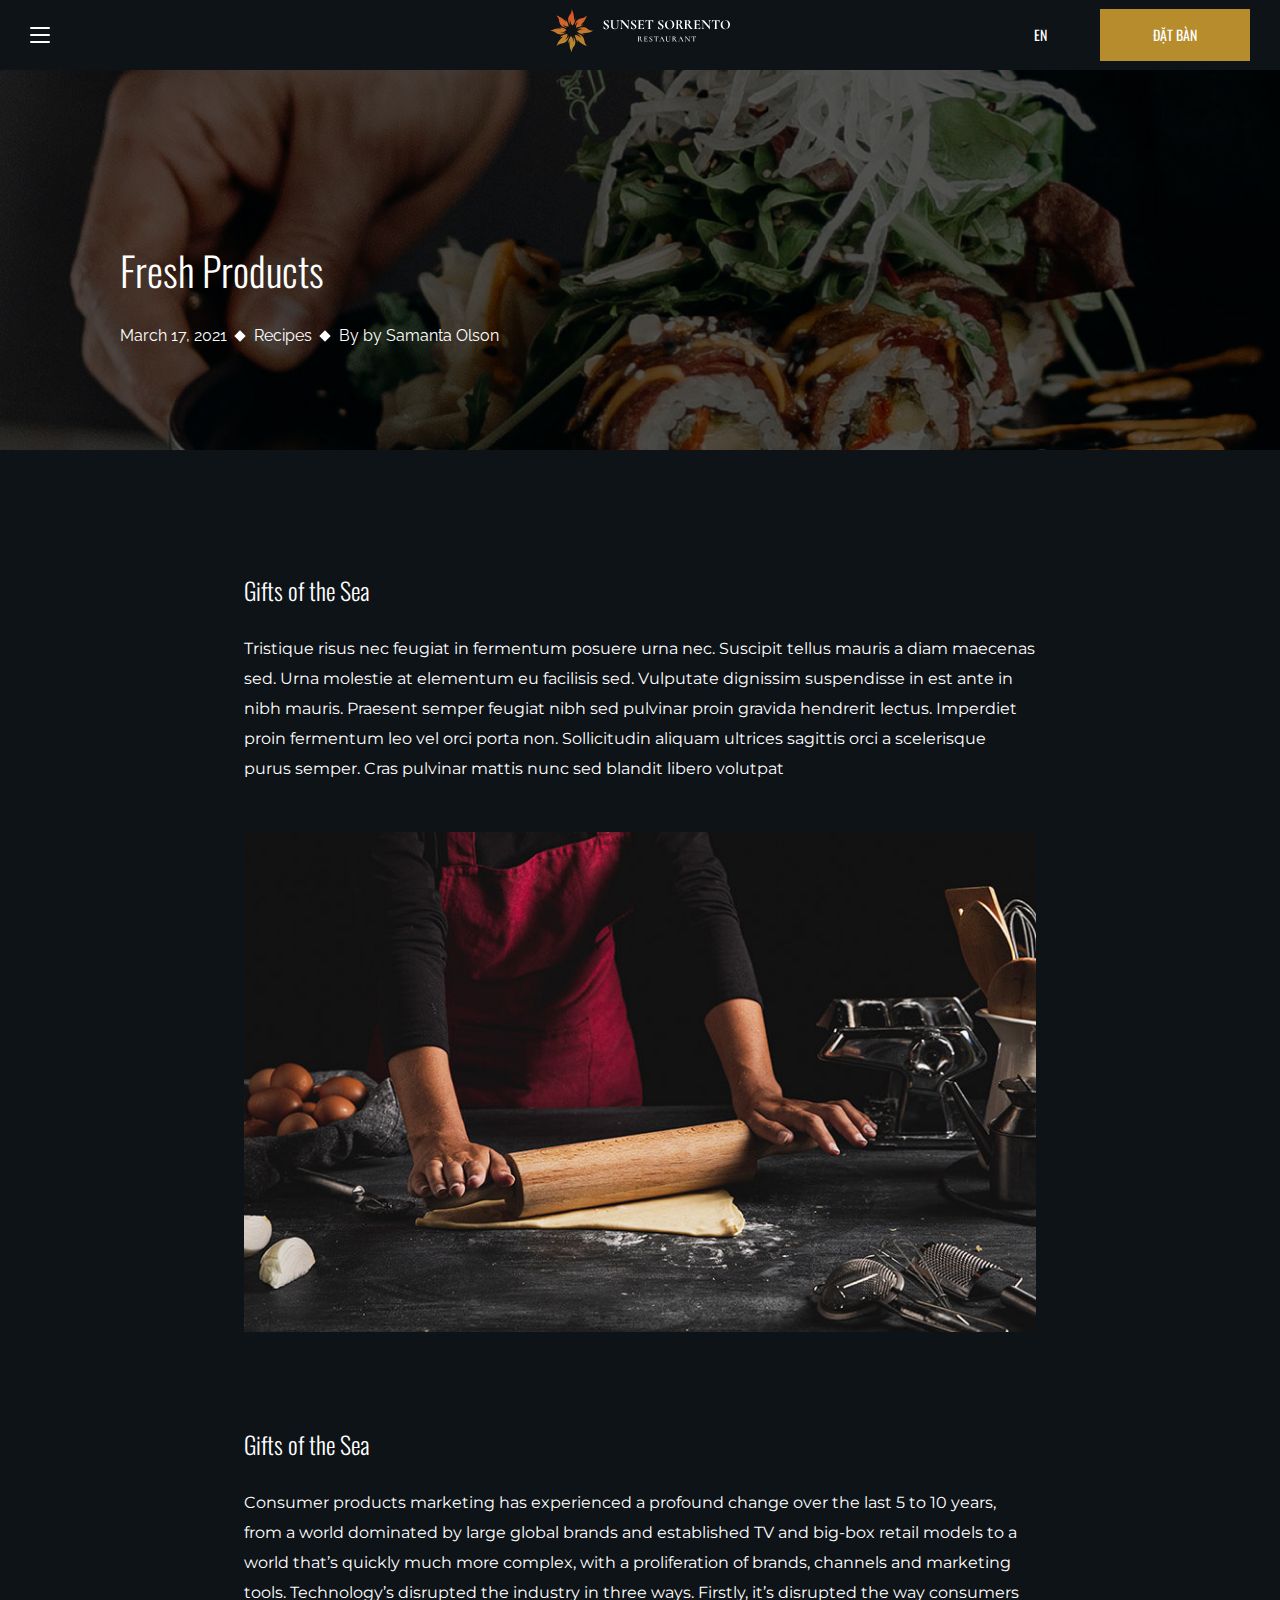
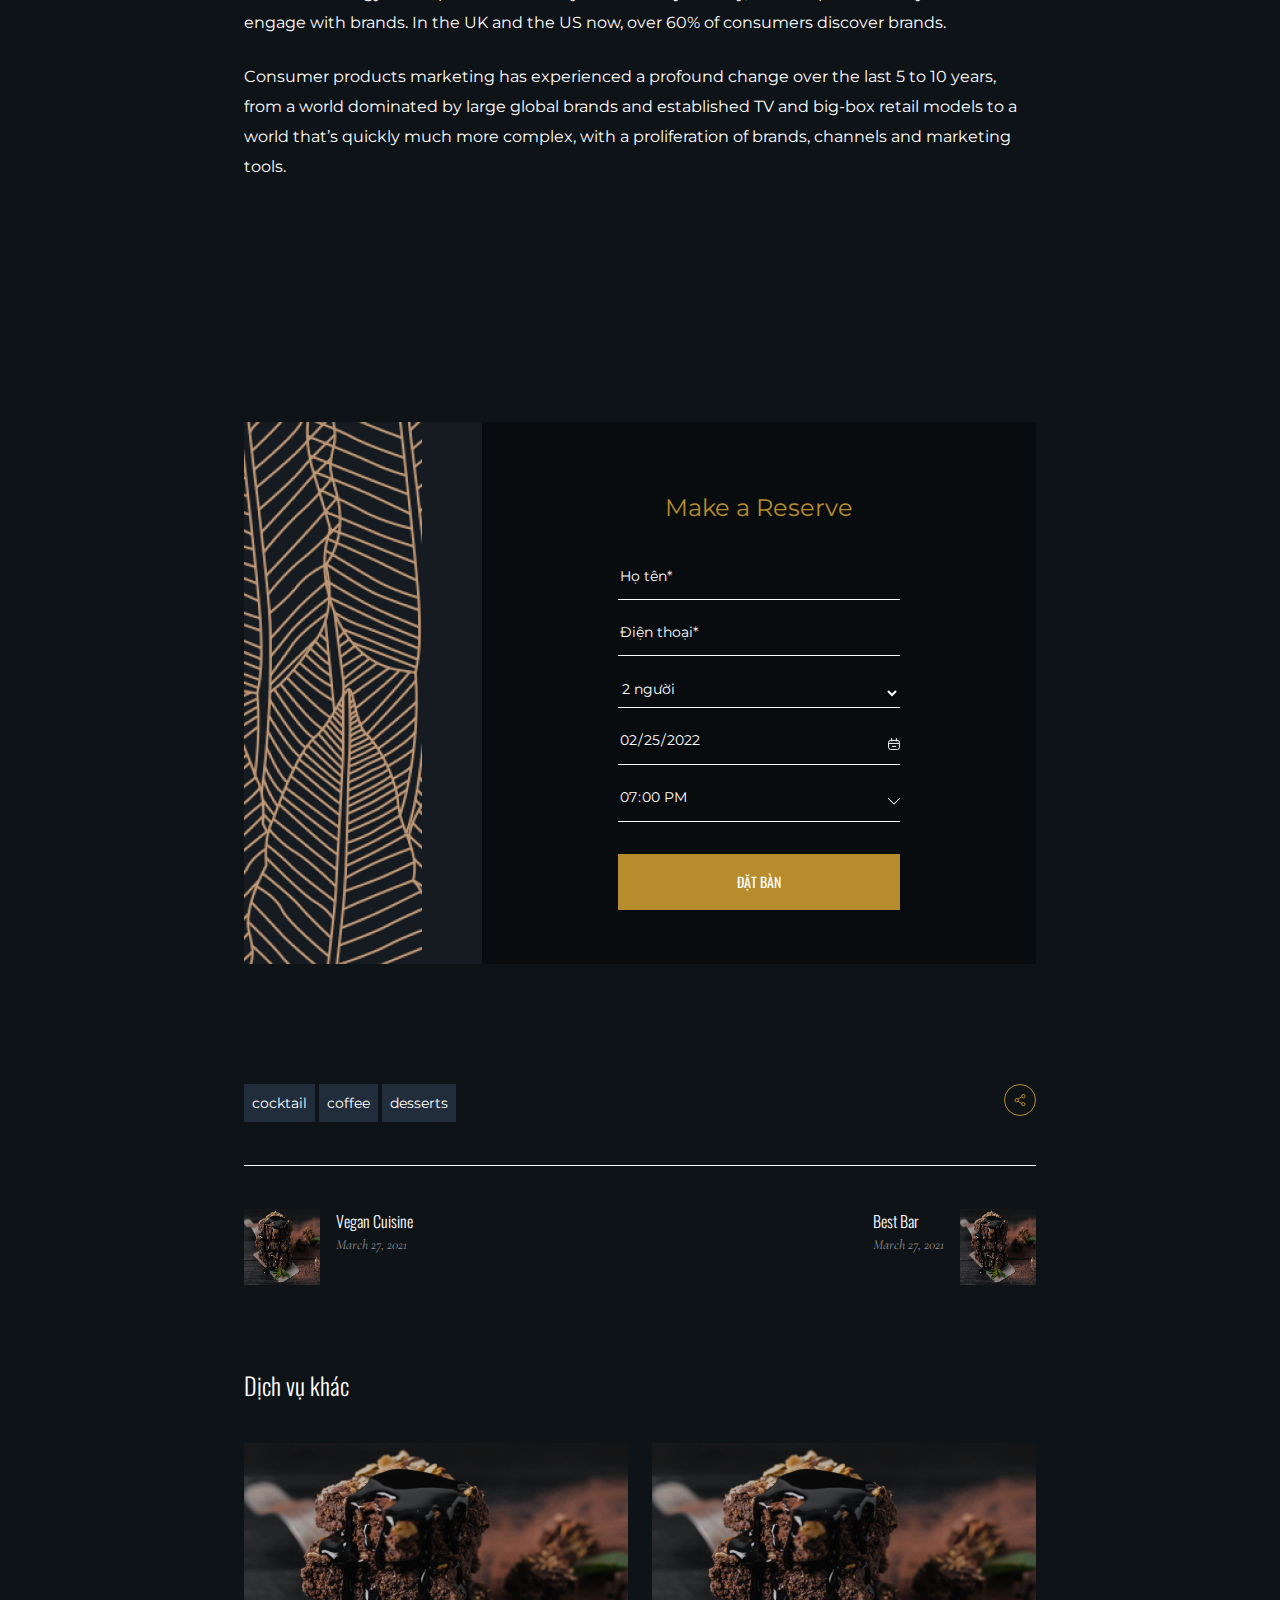
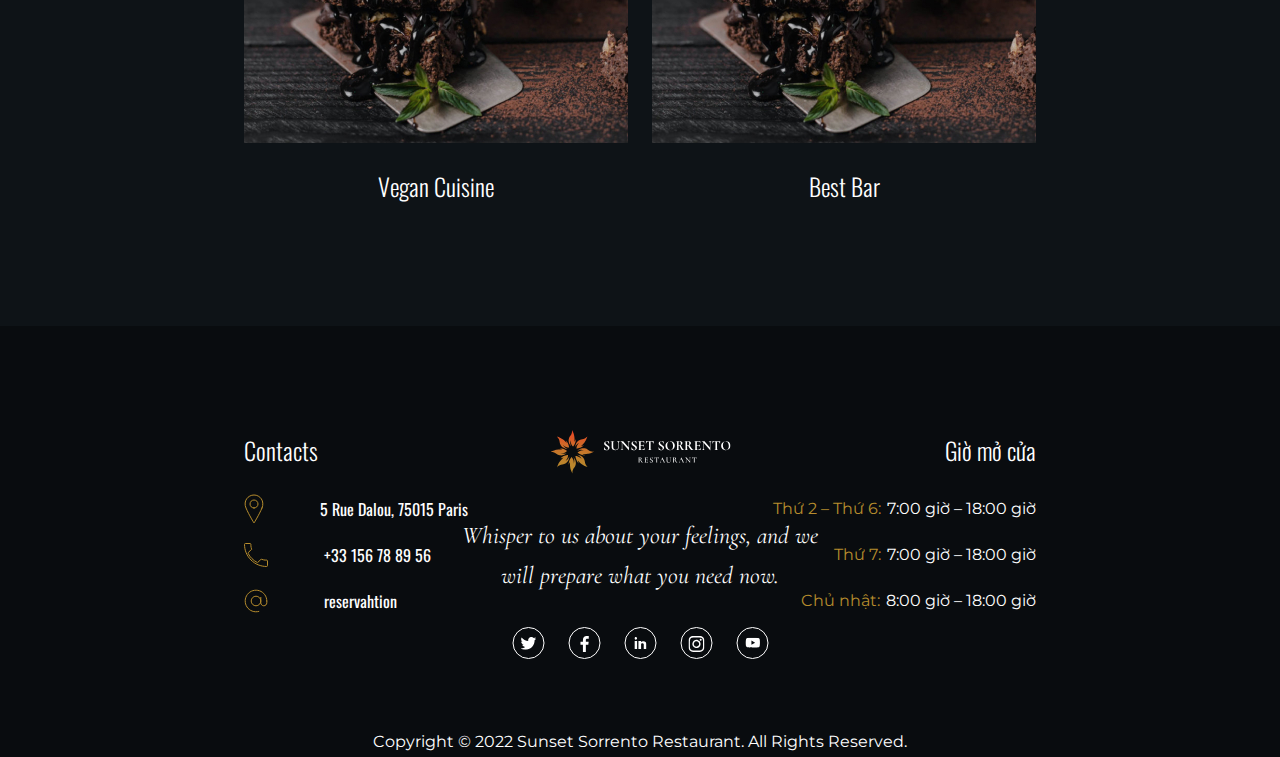
<file: service-detail.html>
<!DOCTYPE html>
<html>

<head>
    <meta charset="UTF-8" />
    <meta name="viewport" content="width=device-width, initial-scale=1.0, maximum-scale=1.0, user-scalable=0" />
    <meta http-equiv="X-UA-Compatible" content="IE=edge,chrome=1" />
    <title>Service detail | Sunset cùng Chí Tâm</title>
    <link rel="icon" href="favicon.ico">
    <meta name="title" content="" />
    <meta name="description" content="" />

    <!-- meta facebook -->
    <meta property="og:locale" content="vi" />
    <meta property="og:type" content="article" />
    <meta property="og:title" content="" />
    <meta property="og:description" content="" />
    <meta property="og:url" content="" />
    <meta property="og:site_name" content="" />
    <meta property="og:image" content="" />

    <link rel="stylesheet" href="dest/style.min.css">
    <link rel="stylesheet" href="dest/fonts.css">
</head>

<body id="service-detail-page">
    <!-- HEADER -->
    <header class="header">
        <div class="container-fluid">
            <div class="header__btnmenu"><span></span></div>
            <a href="./" class="header__logo">
                <img src="./img/logo-full.svg" alt="">
            </a>
            <div class="header__nav">
                <ul>
                    <li><a href="index.html">TRANG CHỦ</a></li>
                    <li><a href="aboutus.html">VỀ CHÚNG TÔI</a></li>
                    <li><a href="service.html" class="--active">DỊCH VỤ</a></li>
                    <li><a href="event.html">SỰ KIỆN</a></li>
                    <li><a href="menu.html">THỰC ĐƠN</a></li>
                    <li><a href="place.html">ĐIỂM ĐẾN</a></li>
                    <li><a href="library.html">THƯ VIỆN</a></li>
                    <li><a href="contact.html">LIÊN HỆ</a></li>
                </ul>
            </div>
            <div class="header__cta">
                <div class="header__cta-lang">
                    <div class="header__language-current">EN</div>
                    <div class="header__language-select">
                        <a href="#">VN</a>
                        <a href="#">JP</a>
                        <a href="#">AU</a>
                    </div>
                </div>
                <div class="header__cta-book btn --yellow">ĐẶT BÀN</div>
            </div>
        </div>
        <div class="nav">
            <ul>
                <li><a href="index.html">TRANG CHỦ</a></li>
                <li><a href="aboutus.html">VỀ CHÚNG TÔI</a></li>
                <li><a href="service.html" class="--active">DỊCH VỤ</a></li>
                <li><a href="event.html">SỰ KIỆN</a></li>
                <li><a href="menu.html">THỰC ĐƠN</a></li>
                <li><a href="place.html">ĐIỂM ĐẾN</a></li>
                <li><a href="library.html">THƯ VIỆN</a></li>
                <li><a href="contact.html">LIÊN HỆ</a></li>
            </ul>
        </div>
    </header>

    <!-- MAIN -->
    <main class="mainwrapper">
        <section class="slider">
            <div class="slider__list">
                <div class="slider__list-item">
                    <img src="./img/service-detail-banner.jpg" alt="" class="slider__banner">
                </div>
            </div>
            <div class="box">
                <div class="slider__title">Fresh Products</div>
                <div class="slider__note">
                    <div class="slider__note-1">March 17, 2021</div>
                    <div class="slider__note-2">Recipes</div>
                    <div class="slider__note-3">By by Samanta Olson</div>
                </div>
            </div>
        </section>

        <section class="scgift">
            <div class="container">
                <div class="scgift__element">
                    <div class="heading --h4">Gifts of the Sea</div>
                    <div class="text">Tristique risus nec feugiat in fermentum posuere urna nec. Suscipit tellus mauris a diam maecenas sed. Urna molestie at elementum eu facilisis sed. Vulputate dignissim suspendisse in est ante in nibh mauris. Praesent semper feugiat nibh sed pulvinar proin gravida hendrerit lectus. Imperdiet proin fermentum leo vel orci porta non. Sollicitudin aliquam ultrices sagittis orci a scelerisque purus semper. Cras pulvinar mattis nunc sed blandit libero volutpat</div>
                </div>
                <img src="./img/service-detail-gift.jpg" alt="">
                <div class="scgift__element">
                    <div class="heading --h4">Gifts of the Sea</div>
                    <div class="text">Consumer products marketing has experienced a profound change over the last 5 to 10 years, from a world dominated by large global brands and established TV and big-box retail models to a world that’s quickly much more complex, with a proliferation of brands, channels and marketing tools. Technology’s disrupted the industry in three ways. Firstly, it’s disrupted the way consumers engage with brands. In the UK and the US now, over 60% of consumers discover brands.</div>
                    <div class="text">Consumer products marketing has experienced a profound change over the last 5 to 10 years, from a world dominated by large global brands and established TV and big-box retail models to a world that’s quickly much more complex, with a proliferation of brands, channels and marketing tools. </div>
                </div>
            </div>
        </section>

        <section class="scform">
            <div class="container">
                <div class="scform__form">
                    <img src="./img/home-form-img.png" alt="">
                    <div class="scform__form-input">
                        <h4>Make a Reserve</h4>
                        <form action="" method="get">
                            <input id="fullname" type="text" placeholder="Họ tên*">
                            <input type="text" id="phone" placeholder="Điện thoại*">
                            <select name="" id="numberofpeople">
                                <option value="1">1 người</option>
                                <option value="2" selected>2 người</option>
                                <option value="3">3 người</option>
                            </select>
                            <input type="date" id="date" value="2022-02-25">
                            <input type="time" id="time" value="19:00">
                            <a target="_blank" class="btn --yellow">ĐẶT BÀN</a>
                        </form>
                    </div>
                </div>
            </div>
        </section>

        <section class="sctag">
            <div class="container">
                <div class="sctag__top">
                    <div class="sctag__top-list">
                        <div class="tag__item">cocktail</div>
                        <div class="tag__item">coffee</div>
                        <div class="tag__item">desserts</div>
                    </div>
                    <div class="icon-share"><img src="./img/icon-share.svg" alt=""></div>
                </div>
                <div class="sctag__bottom">
                    <div class="sctag__bottom-item">
                        <img src="./img/chocolate-cake.jpg" alt="">
                        <div class="box">
                            <div class="name">Vegan Cuisine</div>
                            <div class="time">March 27, 2021</div>
                        </div>
                    </div>
                    <div class="sctag__bottom-item">
                        <img src="./img/chocolate-cake.jpg" alt="">
                        <div class="box">
                            <div class="name">Best Bar</div>
                            <div class="time">March 27, 2021</div>
                        </div>
                    </div>
                </div>
            </div>
        </section>

        <section class="scotherservice">
            <div class="container">
                <div class="heading --h4">Dịch vụ khác</div>
                <div class="scotherservice__list">
                    <div class="scotherservice__list-item">
                        <img src="./img/chocolate-cake.jpg" alt="">
                        <div class="heading --h4">Vegan Cuisine</div>
                    </div>
                    <div class="scotherservice__list-item">
                        <img src="./img/chocolate-cake.jpg" alt="">
                        <div class="heading --h4">Best Bar</div>
                    </div>
                </div>
            </div>
        </section>
    </main>

    <!-- FOOTER -->
    <footer class="footer">
        <div class="container">
            <div class="footer__contact">
                <div class="heading --h4">Contacts</div>
                <div class="footer__contact-component">
                    <div class="item">
                        <img src="./img/icon-pin.svg" alt="">
                        <span>5 Rue Dalou, 75015 Paris</span>
                    </div>
                    <div class="item">
                        <img src="./img/icon-phone.svg" alt="">
                        <span>+33 156 78 89 56</span>
                    </div>
                    <div class="item">
                        <img src="./img/icon-@.svg" alt="">
                        <span>reservahtion</span>
                    </div>
                </div>
            </div>
            <div class="footer__social">
                <a href="./" class="footer__social-logo">
                    <img src="./img/logo-full.svg" alt="">
                </a>
                <div class="text --italic">Whisper to us about your feelings, and we will prepare what you need now.
                </div>
                <div class="social__list">
                    <a target="_blank" href="https://twitter.com/" class="social__list-item"><img
                            src="./img/icon-twitter-logo.svg" alt=""></a>
                    <a target="_blank" href="https://www.facebook.com/" class="social__list-item"><img
                            src="./img/icon-fb-logo.svg" alt=""></a>
                    <a target="_blank" href="https://www.linkedin.com/" class="social__list-item"><img
                            src="./img/icon-linkedIn-logo.svg" alt=""></a>
                    <a target="_blank" href="https://www.instagram.com/" class="social__list-item"><img
                            src="./img/icon-ins-logo.svg" alt=""></a>
                    <a target="_blank" href="https://www.youtube.com/" class="social__list-item"><img
                            src="./img/icon-youtube-logo.svg" alt=""></a>
                </div>
            </div>
            <div class="footer__time">
                <div class="heading --h4">Giờ mở cửa</div>
                <div class="box">
                    <div class="footer__time-item">
                        <span class="day">Thứ 2 – Thứ 6:</span>
                        <span class="time">7:00 giờ – 18:00 giờ</span>
                    </div>
                    <div class="footer__time-item">
                        <span class="day">Thứ 7:</span>
                        <span class="time">7:00 giờ – 18:00 giờ</span>
                    </div>
                    <div class="footer__time-item">
                        <span class="day">Chủ nhật:</span>
                        <span class="time">8:00 giờ – 18:00 giờ</span>
                    </div>
                </div>
            </div>
        </div>
        <div class="footer__copyright">Copyright © 2022 Sunset Sorrento Restaurant. All Rights Reserved.</div>
    </footer>

    <script type="text/javascript" src="dest/jsmain.min.js"></script>
    <script type="text/javascript" src="dest/main.js"></script>
</body>

</html>
</file>
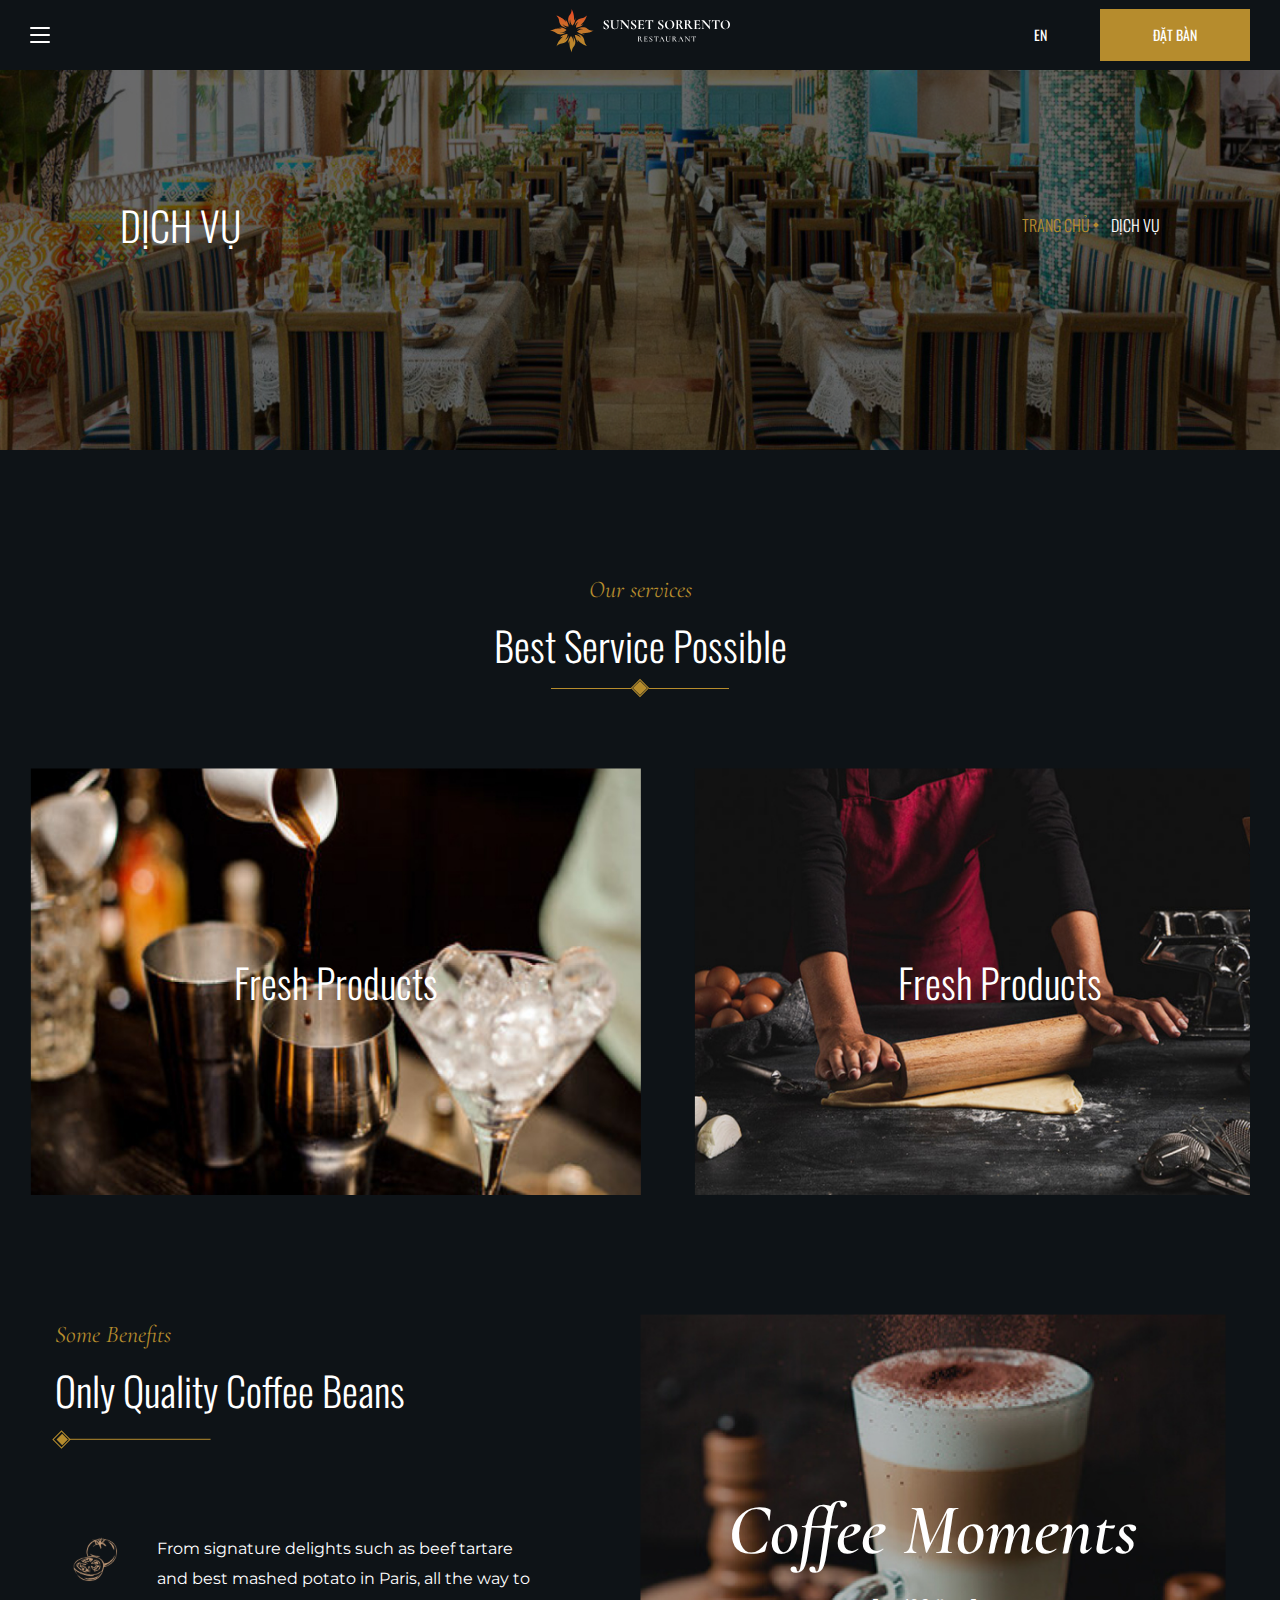
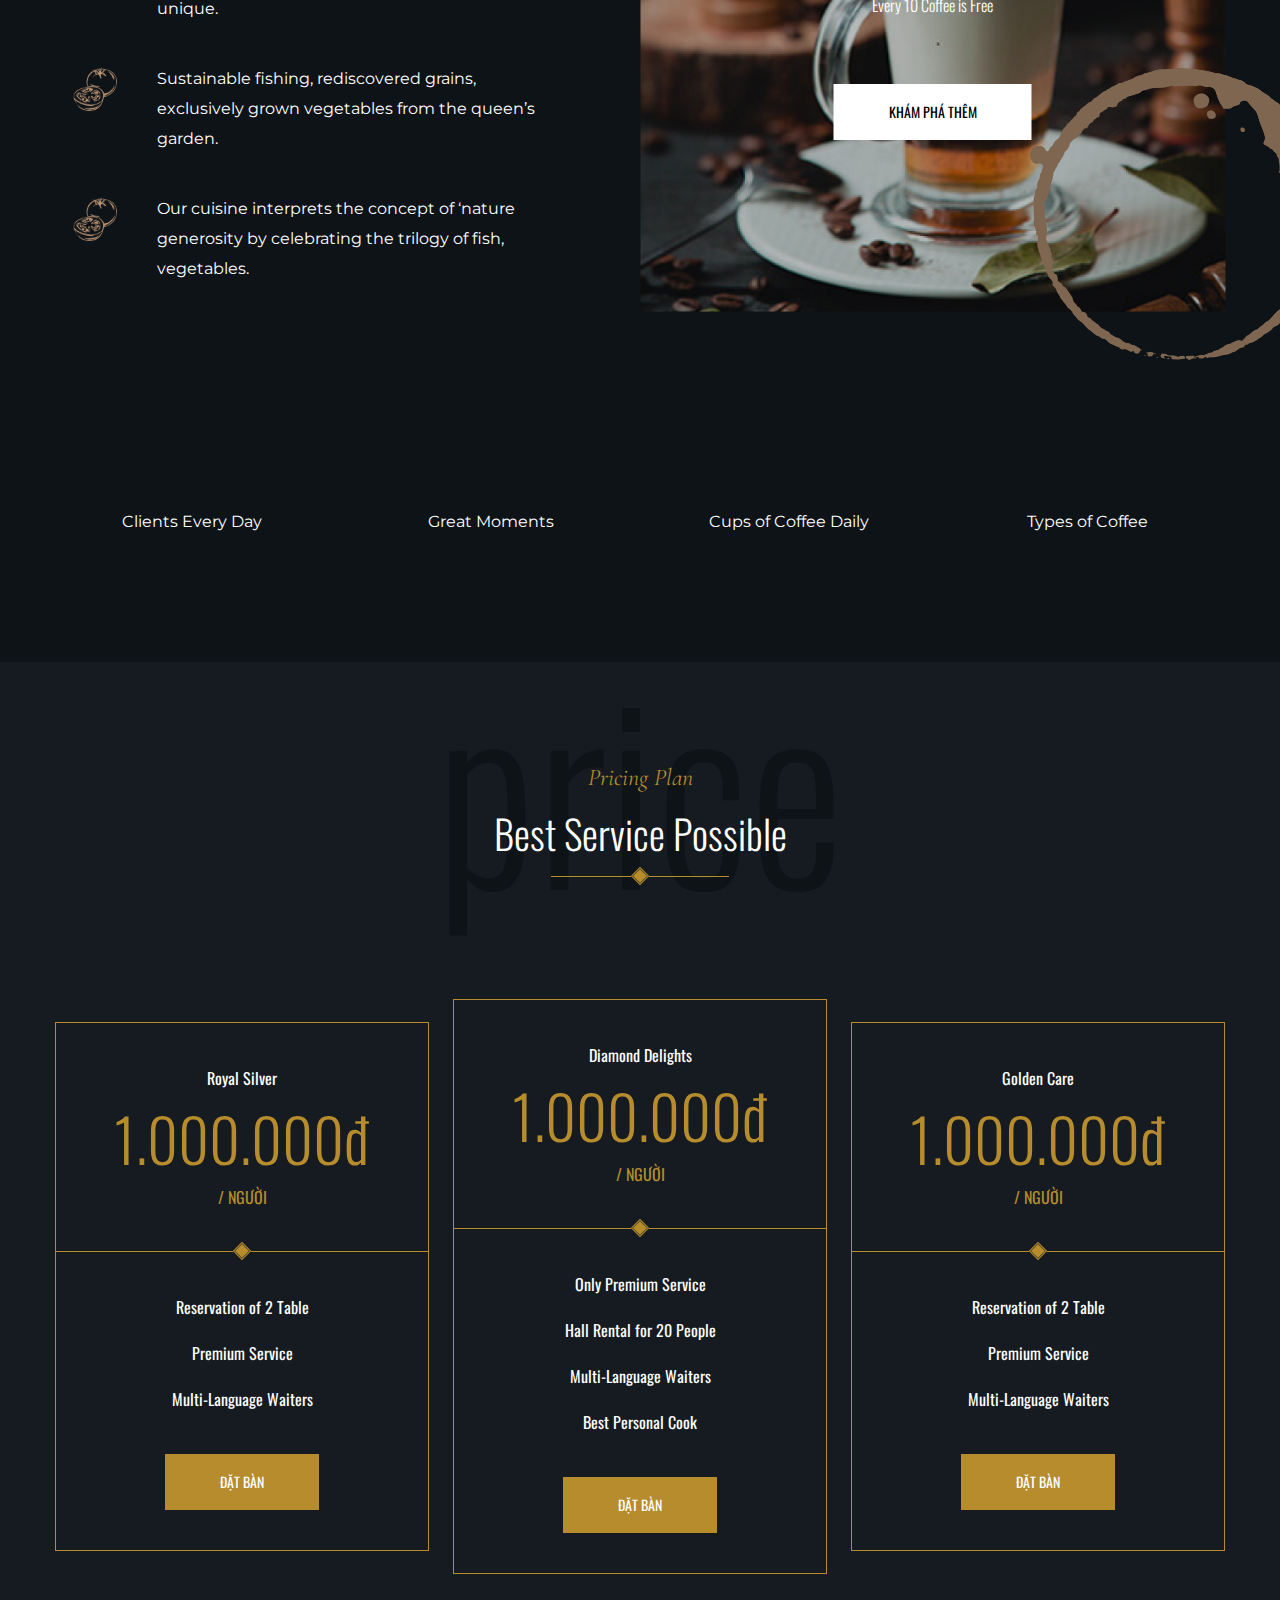
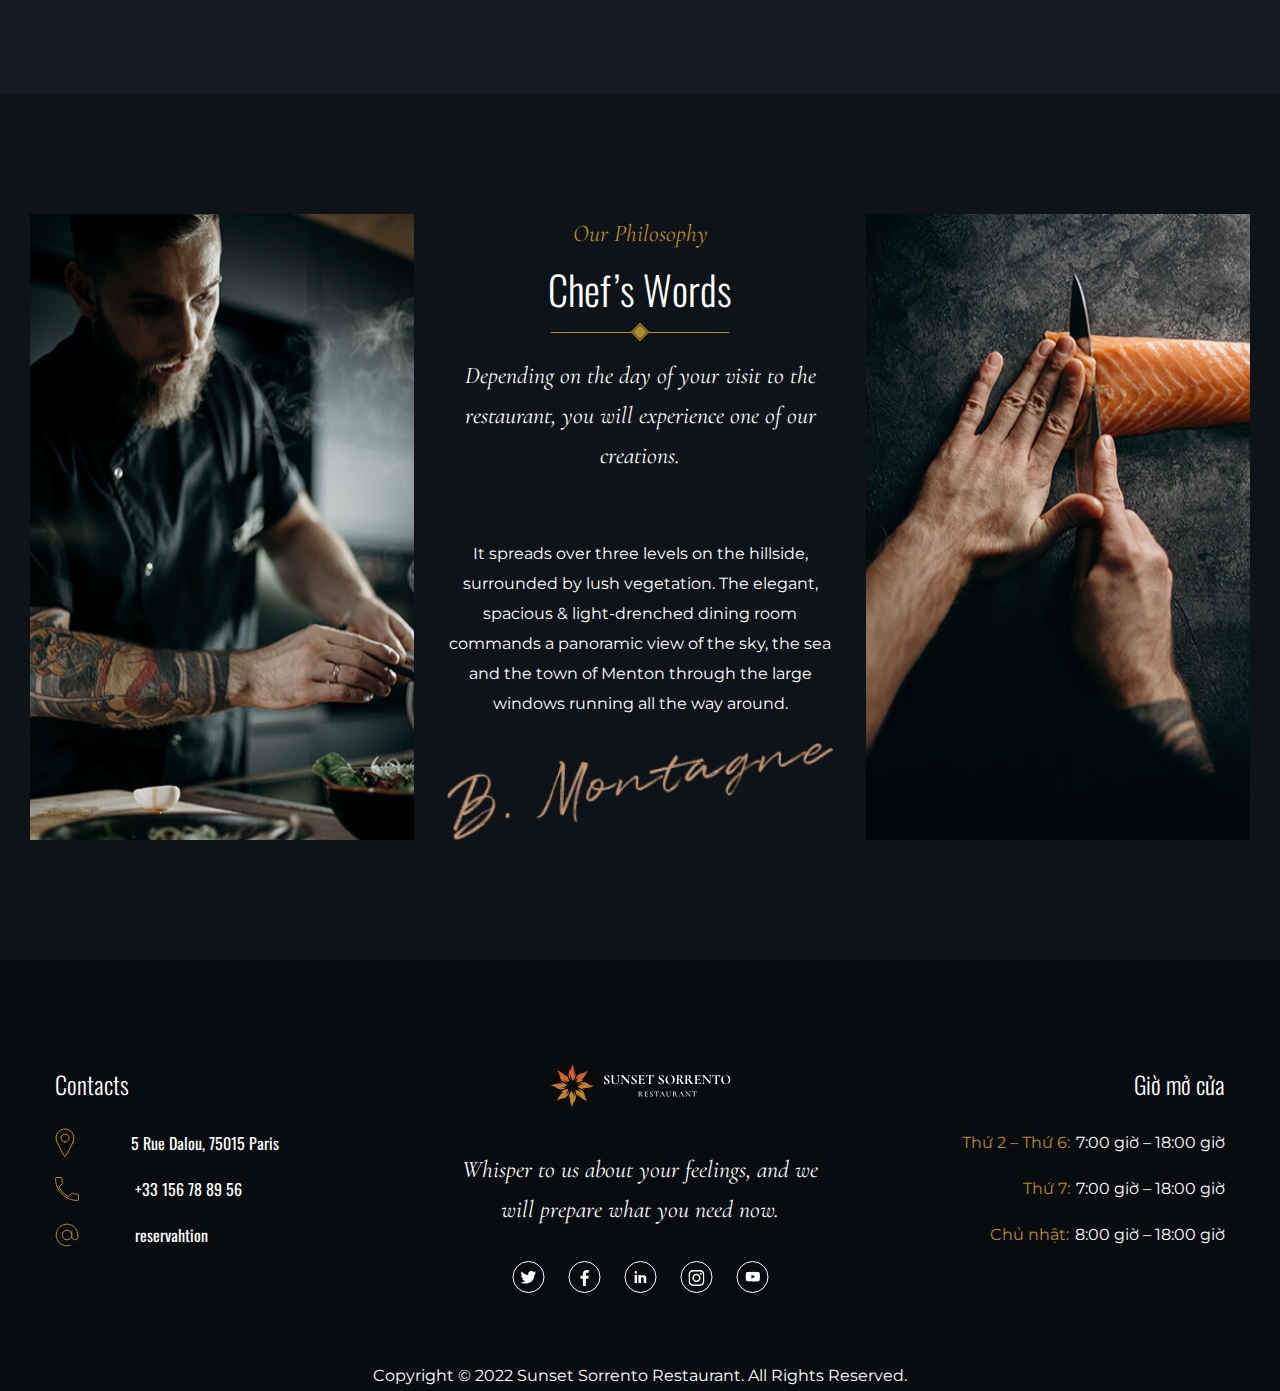
<file: service.html>
<!DOCTYPE html>
<html>

<head>
    <meta charset="UTF-8" />
    <meta name="viewport" content="width=device-width, initial-scale=1.0, maximum-scale=1.0, user-scalable=0" />
    <meta http-equiv="X-UA-Compatible" content="IE=edge,chrome=1" />
    <title>Service | Sunset cùng Chí Tâm</title>
    <link rel="icon" href="favicon.ico">
    <meta name="title" content="" />
    <meta name="description" content="" />

    <!-- meta facebook -->
    <meta property="og:locale" content="vi" />
    <meta property="og:type" content="article" />
    <meta property="og:title" content="" />
    <meta property="og:description" content="" />
    <meta property="og:url" content="" />
    <meta property="og:site_name" content="" />
    <meta property="og:image" content="" />

    <link rel="stylesheet" href="dest/style.min.css">
    <link rel="stylesheet" href="dest/fonts.css">
</head>

<body id="servicepage">
    <!-- HEADER -->
    <header class="header">
        <div class="container-fluid">
            <div class="header__btnmenu"><span></span></div>
            <a href="./" class="header__logo">
                <img src="./img/logo-full.svg" alt="">
            </a>
            <div class="header__nav">
                <ul>
                    <li><a href="index.html">TRANG CHỦ</a></li>
                    <li><a href="aboutus.html">VỀ CHÚNG TÔI</a></li>
                    <li><a class="--active">DỊCH VỤ</a></li>
                    <li><a href="event.html">SỰ KIỆN</a></li>
                    <li><a href="menu.html">THỰC ĐƠN</a></li>
                    <li><a href="place.html">ĐIỂM ĐẾN</a></li>
                    <li><a href="library.html">THƯ VIỆN</a></li>
                    <li><a href="contact.html">LIÊN HỆ</a></li>
                </ul>
            </div>
            <div class="header__cta">
                <div class="header__cta-lang">
                    <div class="header__language-current">EN</div>
                    <div class="header__language-select">
                        <a href="#">VN</a>
                        <a href="#">JP</a>
                        <a href="#">AU</a>
                    </div>
                </div>
                <div class="header__cta-book btn --yellow">ĐẶT BÀN</div>
            </div>
        </div>
        <div class="nav">
            <ul>
                <li><a href="index.html">TRANG CHỦ</a></li>
                <li><a href="aboutus.html">VỀ CHÚNG TÔI</a></li>
                <li><a class="--active">DỊCH VỤ</a></li>
                <li><a href="event.html">SỰ KIỆN</a></li>
                <li><a href="menu.html">THỰC ĐƠN</a></li>
                <li><a href="place.html">ĐIỂM ĐẾN</a></li>
                <li><a href="library.html">THƯ VIỆN</a></li>
                <li><a href="contact.html">LIÊN HỆ</a></li>
            </ul>
        </div>
    </header>

    <!-- MAIN -->
    <main class="mainwrapper">
        <section class="slider">
            <div class="slider__list">
                <div class="slider__list-item">
                    <img src="./img/service-banner.jpg" alt="" class="slider__banner">
                </div>
            </div>
            <div class="slider__content">
                <div class="slider__content-title">DỊCH VỤ</div>
                <div class="slider__content-note">
                    <div class="note-1">TRANG CHỦ</div>
                    <div class="note-2">DỊCH VỤ</div>
                </div>
            </div>
        </section>

        <section class="scservice">
            <div class="container-fluid">
                <div class="heading --center">
                    <div class="heading__subtitle">Our services</div>
                    <div class="heading__title">Best Service Possible</div>
                    <div class="heading__line">
                        <div class="line1"></div>
                        <div class="line2"></div>
                    </div>
                </div>
                <div class="scservice__list">
                    <div class="scservice__list-item">
                        <img src="./img/service-scservice-img1.jpg" alt="">
                        <span>Fresh Products</span>
                    </div>
                    <div class="scservice__list-item">
                        <img src="./img/service-scservice-img2.jpg" alt="">
                        <span>Fresh Products</span>
                    </div>
                    <div class="scservice__list-item">
                        <img src="./img/service-scservice-img3.jpg" alt="">
                        <span>Fresh Products</span>
                    </div>
                </div>
            </div>
        </section>

        <section class="scbenefit">
            <div class="container">
                <div class="scbenefit__box">
                    <div class="heading">
                        <div class="heading__subtitle">Some Benefits</div>
                        <div class="heading__title">Only Quality Coffee Beans</div>
                        <div class="heading__line"></div>
                    </div>
                    <div class="scbenefit__box-list">
                        <div class="item">
                            <img src="./img/service-benefit-icon.svg" alt="">
                            <p>From signature delights such as beef tartare and best mashed potato in Paris, all the way to unique.</p>
                        </div>
                        <div class="item">
                            <img src="./img/service-benefit-icon.svg" alt="">
                            <p>Sustainable fishing, rediscovered grains, exclusively grown vegetables from the queen’s garden.</p>
                        </div>
                        <div class="item">
                            <img src="./img/service-benefit-icon.svg" alt="">
                            <p>Our cuisine interprets the concept of ‘nature generosity by celebrating the trilogy of fish, vegetables.</p>
                        </div>
                    </div>
                </div>
                <div class="scbenefit__img">
                    <img class="scbenefit__img-banner" src="./img/service-benefit-img.jpg" alt="">
                    <div class="scbenefit__img-box">
                        <div class="title">Coffee Moments</div>
                        <div class="text">Every 10 Coffee is Free</div>
                        <a target="_blank" class="btn">KHÁM PHÁ THÊM</a>
                    </div>
                    <img class="scbenefit__img-circle" src="./img/service-benefit-circle.png" alt="">
                </div>
            </div>
        </section>

        <section class="scnumber">
            <div class="container">
                <div class="scnumber__item">
                    <div class="number"></div>
                    <div class="text">Clients Every Day</div>
                </div>
                <div class="scnumber__item">
                    <div class="number"></div>
                    <div class="text">Great Moments</div>
                </div>
                <div class="scnumber__item">
                    <div class="number"></div>
                    <div class="text">Cups of Coffee Daily</div>
                </div>
                <div class="scnumber__item">
                    <div class="number"></div>
                    <div class="text">Types of Coffee</div>
                </div>
            </div>
        </section>

        <section class="scpricing">
            <div class="container">
                <div class="heading --center">
                    <div class="heading__subtitle">Pricing Plan</div>
                    <div class="heading__title">Best Service Possible</div>
                    <div class="heading__line">
                        <div class="line1"></div>
                        <div class="line2"></div>
                    </div>
                </div>
                <div class="scpricing__list">
                    <a target="_blank" href="service-detail.html" class="scpricing__list-item">
                        <img src="./img/service-pricing-img.png" alt="" class="special-item">
                        <img src="./img/service-pricing-circle.png" alt="" class="circle">
                        <div class="option">
                            <div class="option__name">Royal Silver</div>
                            <div class="option__price">1.000.000đ</div>
                            <div class="option__unit">/ NGƯỜI</div>
                            <div class="line-center">
                                <span class="line1"></span>
                                <span class="line2"></span>
                            </div>
                        </div>
                        <div class="infor">
                            <p>Reservation of 2 Table</p>
                            <p>Premium Service</p>
                            <p>Multi-Language Waiters</p>
                            <button class="btn --yellow">ĐẶT BÀN</button>
                        </div>
                    </a>
                    <a target="_blank" href="service-detail.html" class="scpricing__list-item">
                        <img src="./img/service-pricing-img.png" alt="" class="special-item">
                        <img src="./img/service-pricing-circle.png" alt="" class="circle">
                        <div class="option">
                            <div class="option__name">Diamond Delights</div>
                            <div class="option__price">1.000.000đ</div>
                            <div class="option__unit">/ NGƯỜI</div>
                            <div class="line-center">
                                <span class="line1"></span>
                                <span class="line2"></span>
                            </div>
                        </div>
                        <div class="infor">
                            <p>Only Premium Service</p>
                            <p>Hall Rental for 20 People</p>
                            <p>Multi-Language Waiters</p>
                            <p>Best Personal Cook</p>
                            <button class="btn --yellow">ĐẶT BÀN</button>
                        </div>
                    </a>
                    <a target="_blank" href="service-detail.html" class="scpricing__list-item">
                        <img src="./img/service-pricing-img.png" alt="" class="special-item">
                        <img src="./img/service-pricing-circle.png" alt="" class="circle">
                        <div class="option">
                            <div class="option__name">Golden Care</div>
                            <div class="option__price">1.000.000đ</div>
                            <div class="option__unit">/ NGƯỜI</div>
                            <div class="line-center">
                                <span class="line1"></span>
                                <span class="line2"></span>
                            </div>
                        </div>
                        <div class="infor">
                            <p>Reservation of 2 Table</p>
                            <p>Premium Service</p>
                            <p>Multi-Language Waiters</p>
                            <button class="btn --yellow">ĐẶT BÀN</button>
                        </div>
                    </a>
                </div>
            </div>
        </section>

        <section class="scphilosophy">
            <div class="container-fluid">
                <img src="./img/service-philosophy-img-1.jpg" alt="">
                <div class="scphilosophy__box">
                    <div class="heading --center">
                        <div class="heading__subtitle">Our Philosophy</div>
                        <div class="heading__title">Chef’s Words</div>
                        <div class="heading__line">
                            <div class="line1"></div><div class="line2"></div>
                        </div>
                    </div>
                    <div class="heading --h4">Depending on the day of your visit to the restaurant, you will experience one of our creations.</div>
                    <div class="text">It spreads over three levels on the hillside, surrounded by lush vegetation. The elegant, spacious & light-drenched dining room commands a panoramic view of the sky, the sea and the town of Menton through the large windows running all the way around.</div>
                    <img src="./img/service-philosophy-signature.png" alt="">
                </div>
                <img src="./img/service-philosophy-img-2.jpg" alt="">
            </div>
        </section>
    </main>

    <!-- FOOTER -->
    <footer class="footer">
        <div class="container">
            <div class="footer__contact">
                <div class="heading --h4">Contacts</div>
                <div class="footer__contact-component">
                    <div class="item">
                        <img src="./img/icon-pin.svg" alt="">
                        <span>5 Rue Dalou, 75015 Paris</span>
                    </div>
                    <div class="item">
                        <img src="./img/icon-phone.svg" alt="">
                        <span>+33 156 78 89 56</span>
                    </div>
                    <div class="item">
                        <img src="./img/icon-@.svg" alt="">
                        <span>reservahtion</span>
                    </div>
                </div>
            </div>
            <div class="footer__social">
                <a href="./" class="footer__social-logo">
                    <img src="./img/logo-full.svg" alt="">
                </a>
                <div class="text --italic">Whisper to us about your feelings, and we will prepare what you need now.
                </div>
                <div class="social__list">
                    <a target="_blank" href="https://twitter.com/" class="social__list-item"><img
                            src="./img/icon-twitter-logo.svg" alt=""></a>
                    <a target="_blank" href="https://www.facebook.com/" class="social__list-item"><img
                            src="./img/icon-fb-logo.svg" alt=""></a>
                    <a target="_blank" href="https://www.linkedin.com/" class="social__list-item"><img
                            src="./img/icon-linkedIn-logo.svg" alt=""></a>
                    <a target="_blank" href="https://www.instagram.com/" class="social__list-item"><img
                            src="./img/icon-ins-logo.svg" alt=""></a>
                    <a target="_blank" href="https://www.youtube.com/" class="social__list-item"><img
                            src="./img/icon-youtube-logo.svg" alt=""></a>
                </div>
            </div>
            <div class="footer__time">
                <div class="heading --h4">Giờ mở cửa</div>
                <div class="box">
                    <div class="footer__time-item">
                        <span class="day">Thứ 2 – Thứ 6:</span>
                        <span class="time">7:00 giờ – 18:00 giờ</span>
                    </div>
                    <div class="footer__time-item">
                        <span class="day">Thứ 7:</span>
                        <span class="time">7:00 giờ – 18:00 giờ</span>
                    </div>
                    <div class="footer__time-item">
                        <span class="day">Chủ nhật:</span>
                        <span class="time">8:00 giờ – 18:00 giờ</span>
                    </div>
                </div>
            </div>
        </div>
        <div class="footer__copyright">Copyright © 2022 Sunset Sorrento Restaurant. All Rights Reserved.</div>
    </footer>

    <script type="text/javascript" src="dest/jsmain.min.js"></script>
    <script type="text/javascript" src="dest/main.js"></script>
</body>

</html>
</file>
<file: dest/fonts.css>
/* FONT FACE - font-display: fallback; */

/* VÍ DỤ - tuỳ chỉnh theo từng dự án*/
@font-face {
    font-family: 'ci';
    src: url('../fonts/Cormorant-Italic.woff2') format('woff2'),
        url('../fonts/Cormorant-Italic.woff') format('woff');
    font-weight: normal;
    font-style: italic;
    font-display: swap;
}

@font-face {
    font-family: 'cbi';
    src: url('../fonts/Cormorant-BoldItalic.woff2') format('woff2'),
        url('../fonts/Cormorant-BoldItalic.woff') format('woff');
    font-weight: bold;
    font-style: italic;
    font-display: swap;
}

@font-face {
    font-family: 'csb';
    src: url('../fonts/Cormorant-SemiBold.woff2') format('woff2'),
        url('../fonts/Cormorant-SemiBold.woff') format('woff');
    font-weight: 600;
    font-style: normal;
    font-display: swap;
}

@font-face {
    font-family: 'csbi';
    src: url('../fonts/Cormorant-SemiBoldItalic.woff2') format('woff2'),
        url('../fonts/Cormorant-SemiBoldItalic.woff') format('woff');
    font-weight: 600;
    font-style: italic;
    font-display: swap;
}


/* oswald font */


@font-face {
    font-family: 'or';
    src: url('../fonts/Oswald-Regular.woff2') format('woff2'),
        url('../fonts/Oswald-Regular.woff') format('woff');
    font-weight: normal;
    font-style: normal;
    font-display: swap;
}

@font-face {
    font-family: 'ol';
    src: url('../fonts/Oswald-Light.woff2') format('woff2'),
        url('../fonts/Oswald-Light.woff') format('woff');
    font-weight: 300;
    font-style: normal;
    font-display: swap;
}


@font-face {
    font-family: 'osb';
    src: url('../fonts/Oswald-SemiBold.woff2') format('woff2'),
        url('../fonts/Oswald-SemiBold.woff') format('woff');
    font-weight: 600;
    font-style: normal;
    font-display: swap;
}

/* montserrat font */

@font-face {
    font-family: 'mr';
    src: url('../fonts/Montserrat-Regular.woff2') format('woff2'),
        url('../fonts/Montserrat-Regular.woff') format('woff');
    font-weight: normal;
    font-style: normal;
    font-display: swap;
}

@font-face {
    font-family: 'msb';
    src: url('../fonts/Montserrat-SemiBold.woff2') format('woff2'),
        url('../fonts/Montserrat-SemiBold.woff') format('woff');
    font-weight: 600;
    font-style: normal;
    font-display: swap;
}

/* raleway font */

@font-face {
    font-family: 'rr';
    src: url('../fonts/Raleway-Regular.woff2') format('woff2'),
        url('../fonts/Raleway-Regular.woff') format('woff');
    font-weight: normal;
    font-style: normal;
    font-display: swap;
}
</file>
<file: dest/style.min.css>
html,body,div,span,applet,object,iframe,h1,h2,h3,h4,h5,h6,p,blockquote,pre,a,abbr,acronym,address,big,cite,code,del,dfn,em,img,ins,kbd,q,s,samp,small,strike,strong,sub,sup,tt,var,b,u,i,center,dl,dt,dd,ol,ul,li,fieldset,form,label,legend,table,caption,tbody,tfoot,thead,tr,th,td,article,aside,canvas,details,embed,figure,figcaption,footer,header,hgroup,menu,nav,output,ruby,section,summary,time,mark,audio,video{margin:0;padding:0;border:0;font-size:100%;font:inherit;vertical-align:baseline}article,aside,details,figcaption,figure,footer,header,hgroup,menu,nav,section{display:block}body{line-height:1}ol,ul{list-style:none}blockquote,q{quotes:none}blockquote:before,blockquote:after,q:before,q:after{content:"";content:none}table{border-collapse:collapse;border-spacing:0}*::before,*::after{box-sizing:inherit}/*! normalize.css v8.0.1 | MIT License | github.com/necolas/normalize.css */html{line-height:1.15;-webkit-text-size-adjust:100%}hr{box-sizing:content-box;height:0;overflow:visible}pre{font-family:monospace, monospace;font-size:1em}a{background-color:transparent}abbr[title]{border-bottom:none;text-decoration:underline;text-decoration:underline dotted}b,strong{font-weight:bolder}code,kbd,samp{font-family:monospace, monospace;font-size:1em}small{font-size:80%}sub,sup{font-size:75%;line-height:0;position:relative;vertical-align:baseline}sub{bottom:-0.25em}sup{top:-0.5em}img{border-style:none}button,input,optgroup,select,textarea{font-family:inherit;font-size:100%;line-height:1.15;margin:0}button,input{overflow:visible}button,select{text-transform:none}button,[type="button"],[type="reset"],[type="submit"]{-webkit-appearance:button}button::-moz-focus-inner,[type="button"]::-moz-focus-inner,[type="reset"]::-moz-focus-inner,[type="submit"]::-moz-focus-inner{border-style:none;padding:0}button:-moz-focusring,[type="button"]:-moz-focusring,[type="reset"]:-moz-focusring,[type="submit"]:-moz-focusring{outline:1px dotted ButtonText}fieldset{padding:0.35em 0.75em 0.625em}legend{box-sizing:border-box;color:inherit;display:table;max-width:100%;padding:0;white-space:normal}progress{vertical-align:baseline}textarea{overflow:auto}[type="checkbox"],[type="radio"]{box-sizing:border-box;padding:0}[type="number"]::-webkit-inner-spin-button,[type="number"]::-webkit-outer-spin-button{height:auto}[type="search"]{-webkit-appearance:textfield;outline-offset:-2px}[type="search"]::-webkit-search-decoration{-webkit-appearance:none}::-webkit-file-upload-button{-webkit-appearance:button;font:inherit}details{display:block}summary{display:list-item}template{display:none}[hidden]{display:none}:root{--h1-fs: 12.8rem;--h1-lh: normal;--h2-fs: 4rem;--h2-lh: 5.4rem;--h3-fs: 3.2rem;--h3-lh: 4.2rem;--h4-fs: 2.4rem;--h4-lh: 4rem;--h5-fs: 2rem;--h5-lh: 3rem;--body16-fs: 1.6rem;--body16-lh: 3rem;--body14-fs: 1.4rem;--body14-lh: 2.2rem;--gap: 30px;--grid-gap: 2.4rem;--height-header: 10rem;--height-button: 6.4rem;--ptop: 150px;--pd-section: 120px}@media (max-width: 1200px){:root{--h1-fs: 10rem;--h1-lh: 10rem;--h2-fs: 2.8rem;--h2-lh: 3.8rem;--h3-fs: 2.2rem;--h3-lh: 3rem;--h4-fs: 2rem;--h4-lh: 3.2rem;--gap: 30px;--height-header: 100px;--pd-section: 50px;--ptop: 120px}}@media (max-width: 991px){:root{--h1-fs: 7.8rem;--h1-lh: 7.8rem;--h2-fs: 2.8rem;--h2-lh: 3.8rem;--h3-fs: 2.2rem;--h3-lh: 3rem;--h4-fs: 2rem;--h4-lh: 3.2rem;--gap: 20px;--height-header: 100px;--pd-section: 50px;--ptop: 120px}}@media (max-width: 767px){:root{--h1-fs: 3.6rem;--h1-lh: 4.2rem;--h2-fs: 2.8rem;--h2-lh: 3.8rem;--h3-fs: 2.2rem;--h3-lh: 3rem;--h4-fs: 2rem;--h4-lh: 3.2rem;--gap: 20px;--height-header: 100px;--pd-section: 50px;--ptop: 120px}}@-ms-viewport{width:device-width}*{-webkit-font-smoothing:antialiased;-moz-osx-font-smoothing:grayscale;-webkit-font-smoothing:antialiased;-moz-osx-font-smoothing:grayscale;text-rendering:optimizeLegibility;-moz-box-sizing:border-box;-webkit-box-sizing:border-box;box-sizing:border-box}html{font-size:62.5%}body{width:100%;max-width:100%;margin:auto;font-size:var(--body16-fs);font-family:"or";line-height:var(--body16-lh);color:#fff;text-transform:none;background:#fff;position:relative}body section{padding:120px 0}body .container-fluid{width:100%;padding-right:var(--gap);padding-left:var(--gap);margin-right:auto;margin-left:auto}@media screen and (max-width: 767px){body .container-fluid{padding-right:calc(var(--gap) / 2);padding-left:calc(var(--gap) / 2)}}body .container{width:100%;padding-right:calc(var(--gap) / 2);padding-left:calc(var(--gap) / 2);margin-right:auto;margin-left:auto}@media (min-width: 576px){body .container{max-width:540px}}@media (min-width: 768px){body .container{max-width:720px}}@media (min-width: 992px){body .container{max-width:960px}}@media (min-width: 1200px){body .container{max-width:1200px}}body .mainwrapper{width:100%;margin:auto;opacity:1;pointer-events:auto}img{max-width:100%;height:auto;-webkit-user-select:none;-khtml-user-select:none;-moz-user-select:none;-o-user-select:none;user-select:none}img.--center{margin:0 auto;display:block}a{text-decoration:none}.--white-cl{color:#fff}.--black-cl{color:#000}.--blue-cl{color:#00afab}article h1,article h2,article h3,article h4,article h5,article h6{display:block}article h1{font-size:var(--h1-fs);line-height:var(--h1-lh);margin:0 0 0.67rem 0}article h2{font-size:var(--h2-fs);line-height:var(--h2-lh);margin:0 0 0.75rem 0}article h3{font-size:var(--h3-fs);line-height:var(--h3-lh);margin:0 0 0.83rem 0}article h4{font-size:var(--h4-fs);line-height:var(--h4-lh);margin:0 0 1.12rem 0}article h5{font-size:var(--h5-fs);line-height:var(--h5-lh);margin:0 0 1.5rem 0}article h6{font-size:0.67rem;margin:0 0 1.67rem 0}article p{margin:0 0 1.12rem 0}article ol,article ul{list-style:initial;padding-left:18px}article img{display:inline-block;height:auto;overflow:hidden;border-radius:10px;margin:25px auto}article .video{width:100%;height:0;padding-bottom:56.25%;position:relative;margin:25px auto}article .video iframe,article .video video{position:absolute;width:100%;height:100%;top:0;left:0}@media screen and (max-width: 767px){article img{margin:20px auto}}.heading.--h1{font-size:var(--h1-fs);line-height:var(--h1-lh)}.heading.--h2{font-size:var(--h2-fs);line-height:var(--h2-lh)}.heading.--h4{font-size:var(--h4-fs);font-family:"ol";line-height:var(--h4-lh);color:#fff;text-transform:none}.text{font-size:16px;font-family:mr;line-height:30px;color:#fff;text-transform:none}.text.--italic{font-size:24px;font-family:ci;line-height:40px;color:#fff;text-transform:none}.slider{--slider-height: 100vh;height:var(--slider-height);position:relative;overflow:hidden;padding:0}.slider__list{height:100%;width:100%}.slider__list-item{width:100%;height:var(--slider-height);position:absolute;top:0}.slider__list-item::after{content:"";display:block;background-color:#000;opacity:0.3;position:absolute;width:100%;height:100%;top:0;left:0;pointer-events:none}.slider__list-item .slider__box{position:relative;z-index:1}.slider__banner{position:absolute;top:50%;left:50%;width:101%;height:101%;object-fit:cover;transform:translate(-50%, -50%);-webkit-transform:translate(-50%, -50%);-moz-transform:translate(-50%, -50%);-ms-transform:translate(-50%, -50%);-o-transform:translate(-50%, -50%)}@media (max-width: 1200px){.slider{--slider-height: 800px }}.btn{font-size:14px;line-height:20px;color:#fff;padding:18px 55px;position:relative;width:max-content;cursor:pointer;display:block;border:none}.btn.--blue{background-color:#0E1317;transition:.4s linear}.btn.--blue::after{border:1px solid #B68C2D;background-color:transparent;position:absolute;content:"";display:block;width:103%;height:105%;top:50%;left:50%;transform:translate(-50%, -50%)}.btn.--blue:hover{background-color:#B68C2D;transition:.4s linear}.btn.--yellow{background-color:#B68C2D;transition:.4s linear}.btn.--yellow:hover{background-color:#fff;color:#000;transition:.4s linear}.heading .heading__subtitle{font-size:24px;font-family:ci;line-height:40px;color:#B68C2D;text-transform:none}.heading .heading__title{font-size:40px;font-family:"ol";line-height:54px;color:#fff;text-transform:none;margin-top:8px}.heading__line{width:13px;height:13px;background-color:transparent;border:0.1px solid #B68C2D;position:relative;transform:rotate(-45deg);-webkit-transform:rotate(-45deg);-moz-transform:rotate(-45deg);-ms-transform:rotate(-45deg);-o-transform:rotate(-45deg);margin-top:16px}.heading__line::after{position:absolute;content:"";display:block;width:calc(100% - 3px);height:calc(100% - 3px);top:50%;left:50%;transform:translate(-50%, -50%) rotate(0);-webkit-transform:translate(-50%, -50%) rotate(0);-moz-transform:translate(-50%, -50%) rotate(0);-ms-transform:translate(-50%, -50%) rotate(0);-o-transform:translate(-50%, -50%) rotate(0);background-color:#B68C2D}.heading__line::before{position:absolute;content:"";display:block;width:142px;height:1px;background-color:#B68C2D;bottom:0;left:100%;transform-origin:top left;transform:rotate(45deg);-webkit-transform:rotate(45deg);-moz-transform:rotate(45deg);-ms-transform:rotate(45deg);-o-transform:rotate(45deg)}.heading.--center{display:flex;flex-direction:column;align-items:center}.heading.--center .heading__line{transform:rotate(0);-webkit-transform:rotate(0);-moz-transform:rotate(0);-ms-transform:rotate(0);-o-transform:rotate(0);position:relative;width:max-content;height:max-content;border:none}.heading.--center .heading__line::before{width:13px;height:13px;top:50%;left:50%;transform-origin:center center;transform:translate(-50%, -50%) rotate(45deg);-webkit-transform:translate(-50%, -50%) rotate(45deg);-moz-transform:translate(-50%, -50%) rotate(45deg);-ms-transform:translate(-50%, -50%) rotate(45deg);-o-transform:translate(-50%, -50%) rotate(45deg);border:0.5px solid #B68C2D;background-color:transparent}.heading.--center .heading__line::after{width:10px;height:10px;top:50%;left:50%;transform-origin:center center;transform:translate(-50%, -50%) rotate(45deg);-webkit-transform:translate(-50%, -50%) rotate(45deg);-moz-transform:translate(-50%, -50%) rotate(45deg);-ms-transform:translate(-50%, -50%) rotate(45deg);-o-transform:translate(-50%, -50%) rotate(45deg)}.heading.--center .heading__line .line1{top:50%;right:100%;position:absolute;width:80px;height:1px;background-color:#B68C2D;margin-right:9px}.heading.--center .heading__line .line2{margin-left:9px;top:50%;left:100%;position:absolute;width:80px;height:1px;background-color:#B68C2D}.blog__item{background-color:#090C0F;padding-bottom:27px;position:relative}.blog__item-img{width:100%;padding-top:calc(300/384*100%)}.blog__item-img img{width:100%}.blog__item-content{padding-bottom:18px;margin:0 32px}.blog__item-content .top{display:flex}.blog__item-content .top .date{font-size:24px;font-family:ci;line-height:40px;color:#B68C2D;text-transform:none;position:relative}.blog__item-content .top .date::after{position:absolute;top:50%;right:0;content:"";display:block;height:4px;width:4px;background-color:#B68C2D;transform:translate(12px) rotate(45deg);-webkit-transform:translate(12px) rotate(45deg);-moz-transform:translate(12px) rotate(45deg);-ms-transform:translate(12px) rotate(45deg);-o-transform:translate(12px) rotate(45deg)}.blog__item-content .top .name{font-size:24px;font-family:ci;line-height:40px;color:#B68C2D;text-transform:none;margin-left:21px}.blog__item-content .title{font-size:24px;font-family:"ol";line-height:40px;color:#fff;text-transform:none}.blog__item::after{width:134px;height:1px;background-color:#B68C2D;position:absolute;content:"";display:block;bottom:27px;left:0;transition:.4s}.blog__item:hover::after{width:100%;transition:.4s}.social__list{display:flex;gap:24px}.social__list-item{cursor:pointer;width:32px;height:32px;display:flex;align-items:center;justify-content:center;border:1px solid #fff;border-radius:50%;background-color:transparent;transition:.4s}.social__list-item:hover{background-color:#B68C2D;border-color:#B68C2D;transition:.4s}.btnTwoLozenge{text-decoration:none;font-size:14px;font-family:"or";line-height:20px;color:#B68C2D;text-transform:none;margin-top:24px;position:relative;padding:0 20px}.btnTwoLozenge::before{position:absolute;content:"";display:block;width:8px;height:8px;background-color:#B68C2D;top:50%;left:0;transition:.4s;transform:translateY(-50%) rotate(-45deg);-webkit-transform:translateY(-50%) rotate(-45deg);-moz-transform:translateY(-50%) rotate(-45deg);-ms-transform:translateY(-50%) rotate(-45deg);-o-transform:translateY(-50%) rotate(-45deg)}.btnTwoLozenge::after{position:absolute;content:"";display:block;width:8px;height:8px;background-color:#B68C2D;top:50%;right:0;transition:.4s;transform:translateY(-50%) rotate(45deg);-webkit-transform:translateY(-50%) rotate(45deg);-moz-transform:translateY(-50%) rotate(45deg);-ms-transform:translateY(-50%) rotate(45deg);-o-transform:translateY(-50%) rotate(45deg)}.btnTwoLozenge:hover::before,.btnTwoLozenge:hover::after{transition:.4s;opacity:0;transform:translateY(-50%) scale(2) rotate(360deg);-webkit-transform:translateY(-50%) scale(2) rotate(360deg);-moz-transform:translateY(-50%) scale(2) rotate(360deg);-ms-transform:translateY(-50%) scale(2) rotate(360deg);-o-transform:translateY(-50%) scale(2) rotate(360deg)}.line-center{display:flex;align-items:center;justify-content:space-between;position:absolute;left:0;bottom:0;width:100%}.line-center .line1,.line-center .line2{display:block;height:1px;width:calc(50% - 9px);background-color:#B68C2D}.line-center::before{position:absolute;display:block;content:"";height:10px;width:10px;background-color:#B68C2D;top:50%;left:50%;transform:translate(-50%, -50%) rotate(45deg);-webkit-transform:translate(-50%, -50%) rotate(45deg);-moz-transform:translate(-50%, -50%) rotate(45deg);-ms-transform:translate(-50%, -50%) rotate(45deg);-o-transform:translate(-50%, -50%) rotate(45deg)}.line-center::after{position:absolute;display:block;content:"";height:13px;width:13px;background-color:transparent;border:0.1px solid #B68C2D;top:50%;left:50%;transform:translate(-50%, -50%) rotate(45deg);-webkit-transform:translate(-50%, -50%) rotate(45deg);-moz-transform:translate(-50%, -50%) rotate(45deg);-ms-transform:translate(-50%, -50%) rotate(45deg);-o-transform:translate(-50%, -50%) rotate(45deg)}.icon-share{width:32px;height:32px;position:relative;border:1px solid #B68C2D;border-radius:50%}.icon-share img{position:absolute;top:50%;left:50%;transform:translate(-50%, -50%);-webkit-transform:translate(-50%, -50%);-moz-transform:translate(-50%, -50%);-ms-transform:translate(-50%, -50%);-o-transform:translate(-50%, -50%)}.tag__item{padding:4px 8px;background-color:#222D3B;font-size:14px;font-family:mr;line-height:30px;color:#fff;text-transform:none}/*! Flickity v2.3.0
https://flickity.metafizzy.co
---------------------------------------------- */.flickity-enabled{position:relative}.flickity-enabled:focus{outline:none}.flickity-viewport{overflow:hidden;position:relative;height:100%}.flickity-slider{position:absolute;width:100%;height:100%}.flickity-enabled.is-draggable{-webkit-tap-highlight-color:transparent;-webkit-user-select:none;-moz-user-select:none;-ms-user-select:none;user-select:none}.flickity-enabled.is-draggable .flickity-viewport{cursor:move;cursor:-webkit-grab;cursor:grab}.flickity-enabled.is-draggable .flickity-viewport.is-pointer-down{cursor:-webkit-grabbing;cursor:grabbing}.flickity-button{position:absolute;background:rgba(255,255,255,0.75);border:none;color:#333}.flickity-button:hover{background:white;cursor:pointer}.flickity-button:focus{outline:none;box-shadow:0 0 0 5px #19F}.flickity-button:active{opacity:0.6}.flickity-button:disabled{opacity:0.3;cursor:auto;pointer-events:none}.flickity-button-icon{fill:currentColor}.flickity-prev-next-button{top:50%;width:44px;height:44px;border-radius:50%;transform:translateY(-50%)}.flickity-prev-next-button.previous{left:10px}.flickity-prev-next-button.next{right:10px}.flickity-rtl .flickity-prev-next-button.previous{left:auto;right:10px}.flickity-rtl .flickity-prev-next-button.next{right:auto;left:10px}.flickity-prev-next-button .flickity-button-icon{position:absolute;left:20%;top:20%;width:60%;height:60%}.flickity-page-dots{position:absolute;width:100%;bottom:-25px;padding:0;margin:0;list-style:none;text-align:center;line-height:1}.flickity-rtl .flickity-page-dots{direction:rtl}.flickity-page-dots .dot{display:inline-block;width:10px;height:10px;margin:0 8px;background:#333;border-radius:50%;opacity:0.25;cursor:pointer}.flickity-page-dots .dot.is-selected{opacity:1}.header{width:100%;position:fixed;z-index:10;height:var(--height-header);background-color:#0E1317}.header .header__btnmenu{display:none;position:relative;width:20px;height:16px;cursor:pointer}.header .header__btnmenu span{height:2px;width:100%;background-color:#fff;border-radius:10px;display:block;margin:5px 0}.header .header__btnmenu::before{content:"";display:block;height:2px;width:20px;background-color:#fff;border-radius:10px}.header .header__btnmenu::after{content:"";display:block;height:2px;width:20px;background-color:#fff;border-radius:10px}.header .header__btnmenu:hover::before,.header .header__btnmenu:hover span,.header .header__btnmenu:hover::after{background-color:#B68C2D}.header .container-fluid{position:relative;width:100%;height:100%;display:flex;justify-content:space-between;align-items:center}.header__nav{height:100%;position:absolute;left:50%;transform:translateX(-50%)}.header__nav ul{height:100%;display:flex}.header__nav ul li{height:100%}.header__nav ul li a{display:block;text-decoration:none;color:#fff;height:100%;font-size:14px;line-height:var(--height-header);padding:0 3px;margin:0 10px;transition:.4s linear}.header__nav ul li a.--active{color:#B68C2D}.header__cta{display:flex}.header__cta-lang{cursor:pointer;position:relative}.header__cta-lang .header__language-current{font-size:14px;font-family:"or";line-height:20px;color:#fff;text-transform:none;padding:16px 53px}.header__cta-lang .header__language-select{width:100%;opacity:0;pointer-events:none;position:absolute;background-color:#000;left:0;top:100%}.header__cta-lang .header__language-select a{text-decoration:none;text-align:center;color:#fff;font-size:16px;letter-spacing:0.05em;padding:3px 17px;display:block}.header__cta-lang.--active .header__language-select{opacity:1;pointer-events:all}.header__cta-book{background-color:#B68C2D;color:#fff;font-size:14px;line-height:20px;padding:16px 53px}@media screen and (max-width: 767px){.header__cta{opacity:0;pointer-events:none}}.header .nav{opacity:0;pointer-events:none;transition:.4s;width:100vw;height:100vh;background-color:rgba(0,0,0,0.3)}.header .nav ul{height:100%;width:30%;background-color:#000}.header .nav ul li{text-align:center}.header .nav ul li a{font-size:14px;font-family:mr;line-height:30px;color:#fff;text-transform:none;text-decoration:none;position:relative}.header .nav ul li a.--active{color:#B68C2D}.header .nav ul li a:hover::after,.header .nav ul li a:hover:before{display:block}.header .nav ul li a::before{display:none;position:absolute;content:"";width:5px;height:5px;background-color:#B68C2D;left:-15px;top:50%;transform:translateY(-50%) rotate(45deg);-webkit-transform:translateY(-50%) rotate(45deg);-moz-transform:translateY(-50%) rotate(45deg);-ms-transform:translateY(-50%) rotate(45deg);-o-transform:translateY(-50%) rotate(45deg)}.header .nav ul li a::after{display:none;position:absolute;content:"";width:5px;height:5px;background-color:#B68C2D;right:-15px;top:50%;transform:translateY(-50%) rotate(45deg);-webkit-transform:translateY(-50%) rotate(45deg);-moz-transform:translateY(-50%) rotate(45deg);-ms-transform:translateY(-50%) rotate(45deg);-o-transform:translateY(-50%) rotate(45deg)}@media screen and (max-width: 1300px){.header{--height-header: 70px}.header .container-fluid{justify-content:space-between}.header .header__btnmenu{display:block}.header__nav{display:none}.header__logo{position:absolute;left:50%;transform:translateX(-50%)}.header .nav.--active{opacity:1;pointer-events:all;position:fixed}.header .nav.--active ul{animation-name:showNav;animation-duration:0.2s}}@media screen and (max-width: 767px){.header{--height-header: 40px}}@keyframes showNav{from{opacity:0;width:0%}to{opacity:1;width:30%}}.footer{background-color:#090C0F;padding-top:104px}.footer .container{display:flex;justify-content:space-between;position:relative;padding-bottom:95px}.footer__contact .heading{color:#fff}.footer__contact .footer__contact-component{margin-top:24px}.footer__contact .footer__contact-component .item{margin-bottom:16px;display:flex;align-items:center}.footer__contact .footer__contact-component .item span{color:#fff;margin-left:56px}.footer__social{display:flex;flex-direction:column;align-items:center;position:absolute;left:50%;transform:translateX(-50%);-webkit-transform:translateX(-50%);-moz-transform:translateX(-50%);-ms-transform:translateX(-50%);-o-transform:translateX(-50%)}.footer__social .text{max-width:391px;text-align:center;margin-top:34px}.footer__social .social__list{margin-top:31px}.footer__time .heading{text-align:right}.footer__time .box{margin-top:24px;display:flex;flex-direction:column;align-items:flex-end;gap:16px}.footer__time-item{display:flex}.footer__time-item span{color:#B68C2D;font-family:mr}.footer__time-item .time{margin-left:6px;color:#fff}.footer__copyright{text-align:center;color:#fff;font-family:mr}@media screen and (max-width: 991px){.footer .container{display:flex;flex-direction:column;justify-content:baseline}.footer__contact{width:100%}.footer__social{width:100%;position:relative;align-items:flex-start}.footer__social .text{max-width:fit-content}.footer__time{margin-top:30px}.footer__time .heading{text-align:left}.footer__time .box{align-items:flex-start}}#homepage .slider__list-item{display:flex;align-items:center;justify-content:center}#homepage .slider__box{width:100%;position:absolute;top:50%;left:50%;transform:translate(-50%, -50%);-webkit-transform:translate(-50%, -50%);-moz-transform:translate(-50%, -50%);-ms-transform:translate(-50%, -50%);-o-transform:translate(-50%, -50%);display:flex;flex-direction:column;align-items:center}#homepage .slider__box img{width:120px;height:120px}#homepage .slider__box .heading.--h1{color:#fff;font-family:csbi}#homepage .slider__box .subtitle{font-size:40px;font-family:ol;line-height:54px;color:#fff;text-transform:none;margin-top:32px;position:relative}#homepage .slider__box .subtitle::before{position:absolute;content:"";width:100px;height:1px;background-color:#B68C2D;left:-101px;top:50%}#homepage .slider__box .subtitle::after{position:absolute;content:"";width:100px;height:1px;background-color:#B68C2D;right:-101px;top:50%}#homepage .slider__box .btn{margin-top:33px}#homepage .slider .arrow-prev{position:absolute;left:0;top:50%;cursor:pointer}#homepage .slider .arrow-prev img{transform:rotate(180deg);-webkit-transform:rotate(180deg);-moz-transform:rotate(180deg);-ms-transform:rotate(180deg);-o-transform:rotate(180deg)}#homepage .slider .arrow-prev::before{content:"";position:absolute;display:block;height:96px;width:96px;background-color:#0E1317;transform-origin:top left;top:50%;transform:translateX(-70%) rotate(-45deg)}#homepage .slider .arrow-next{cursor:pointer;position:absolute;right:0;top:50%}#homepage .slider .arrow-next img{transform:rotate(0);-webkit-transform:rotate(0);-moz-transform:rotate(0);-ms-transform:rotate(0);-o-transform:rotate(0)}#homepage .slider .arrow-next::before{content:"";position:absolute;display:block;height:96px;width:96px;background-color:#0E1317;transform-origin:top left;top:50%;right:0;transform:translateX(30%) rotate(-45deg)}#homepage .scexplore{background-color:#090C0F;color:#fff;padding:100px 0}#homepage .scexplore .container{display:grid;grid-template-columns:repeat(4, 1fr);gap:30px}#homepage .scexplore .container .scexplore__item{display:flex;flex-direction:column;align-items:center}#homepage .scexplore .container .scexplore__item-icon{width:124px;height:124px;background-color:#0E1317;display:flex;align-items:center;justify-content:center;border-radius:50%}#homepage .scexplore .container .scexplore__item .title{font-family:ol;margin-top:24px}#homepage .scexplore .container .scexplore__item .des{text-align:center;font-size:16px;font-family:mr;line-height:30px;color:#fff;text-transform:none;margin-top:8px}@media screen and (max-width: 991px){#homepage .scexplore .container{display:flex;flex-direction:column}}#homepage .scservice{background-color:#0E1317;padding-bottom:134px}#homepage .scservice .container{display:grid;grid-template-columns:repeat(12, 1fr);gap:var(--grid-gap)}#homepage .scservice__img{position:relative;grid-column:1/7;overflow:hidden}#homepage .scservice__img img{width:101%;height:101%}#homepage .scservice__content{grid-column:8/13}#homepage .scservice__content .text{margin-top:24px}#homepage .scservice__content .text.--italic{margin-top:8px}#homepage .scservice__content .btn{margin-top:64px}@media (max-width: 1025px){#homepage .scservice .container{display:flex;flex-direction:column}#homepage .scservice__content{order:1}#homepage .scservice__img{order:2}}#homepage .scmenu{padding:60px 0;background-color:#090C0F;position:relative;overflow:hidden}#homepage .scmenu__img-left{position:absolute;top:0;left:0}#homepage .scmenu__img-right{position:absolute;top:0;right:0}#homepage .scmenu__menu{display:grid;grid-template-columns:repeat(2, 1fr);grid-auto-rows:minmax(70px, auto);gap:var(--grid-gap);margin-top:48px}#homepage .scmenu__menu-item .nameandprice{display:flex;justify-content:space-between;align-items:center}#homepage .scmenu__menu-item .nameandprice .line{height:1px;flex-grow:1;background-color:#B68C2D;margin:0 8px}#homepage .scmenu__menu-item .name{font-size:24px;font-family:"ol";line-height:40px;color:#fff;text-transform:none}#homepage .scmenu__menu-item .price{font-size:24px;font-family:"ol";line-height:40px;color:#B68C2D;text-transform:none}#homepage .scmenu__menu-item .note{font-size:14px;font-family:mr;line-height:30px;color:#fff;text-transform:none}#homepage .scmenu .btn{margin:64px auto 0 auto}@media screen and (max-width: 991px){#homepage .scmenu__menu{display:flex;flex-direction:column}#homepage .scmenu__img-left,#homepage .scmenu__img-right{display:none}}#homepage .scvideo{background:url(../img/home-video-background.jpg) no-repeat center center fixed;background-size:cover;width:100%;padding-bottom:calc(500/1440*100%);position:relative}#homepage .scvideo .scvideo__icon{top:50%;left:50%;transform:translate(-50%, -50%);-webkit-transform:translate(-50%, -50%);-moz-transform:translate(-50%, -50%);-ms-transform:translate(-50%, -50%);-o-transform:translate(-50%, -50%);position:absolute;cursor:pointer;border:1px solid #fff;width:100px;height:100px;display:flex;align-items:center;justify-content:center;border-radius:50%}#homepage .scvideo .scvideo__icon:hover{background-color:#c8c7c7}#homepage .scevent{background-color:#0E1317;padding-bottom:60px}#homepage .scevent__blog{display:grid;grid-template-columns:repeat(3, 1fr);gap:var(--grid-gap);margin-top:64px}@media screen and (max-width: 1199px){#homepage .scevent__blog{display:block}#homepage .scevent__blog .blog__item{display:block;width:50%;margin-right:30px}}@media screen and (max-width: 991px){#homepage .scevent__blog{display:grid;grid-template-columns:1fr}#homepage .scevent__blog .blog__item{width:100%;margin:0}}#homepage .scbrand{padding-top:60px;background-color:#0E1317}#homepage .scbrand .container{display:flex;justify-content:space-evenly}#homepage .scblog{background-color:#0E1317;padding-bottom:120px}#homepage .scblog__blog{display:grid;grid-template-columns:repeat(3, 1fr);gap:var(--grid-gap);margin-top:64px}@media screen and (max-width: 1199px){#homepage .scblog__blog{display:block}#homepage .scblog__blog .blog__item{display:block;width:50%;margin-right:30px}}@media screen and (max-width: 991px){#homepage .scblog__blog{display:grid;grid-template-columns:1fr}#homepage .scblog__blog .blog__item{width:100%;margin:0}}#homepage .scblog .btn{margin:64px auto 0 auto}#homepage .scmessage{background-color:#040404;position:relative}#homepage .scmessage .container{position:relative;z-index:1}#homepage .scmessage .heading{position:relative}#homepage .scmessage .heading .scmessage__quotation{position:absolute;top:0;left:206px}#homepage .scmessage .text{max-width:486px;margin-top:32px}#homepage .scmessage .client{margin-top:24px}#homepage .scmessage .client .name{font-size:24px;font-family:"ol";line-height:40px;color:#fff;text-transform:none}#homepage .scmessage .client span{font-size:14px;font-family:mr;line-height:30px;color:#B68C2D;text-transform:none;margin-top:4px}#homepage .scmessage .client .paging{margin-top:14px;display:flex}#homepage .scmessage .client .paging img{cursor:pointer}#homepage .scmessage .client .paging .right{transform:rotate(180deg);-webkit-transform:rotate(180deg);-moz-transform:rotate(180deg);-ms-transform:rotate(180deg);-o-transform:rotate(180deg);margin-left:16px}#homepage .scmessage__background{position:absolute;top:0;right:0;height:100%;z-index:0}#homepage .scplace{background-color:#0E1317}#homepage .scplace .container{display:grid;grid-template-columns:repeat(5, 1fr);gap:var(--grid-gap)}#homepage .scplace__item:nth-child(even){margin-top:60px}#homepage .scplace__item-img{display:block;width:100%;padding-top:calc(300/220*100%);overflow:hidden;position:relative}#homepage .scplace__item-img img{position:absolute;top:50%;left:50%;transform:translate(-50%, -50%);-webkit-transform:translate(-50%, -50%);-moz-transform:translate(-50%, -50%);-ms-transform:translate(-50%, -50%);-o-transform:translate(-50%, -50%)}#homepage .scplace__item-img img:hover{transform:translate(-50%, -50%) scale(1.04);-webkit-transform:translate(-50%, -50%) scale(1.04);-moz-transform:translate(-50%, -50%) scale(1.04);-ms-transform:translate(-50%, -50%) scale(1.04);-o-transform:translate(-50%, -50%) scale(1.04);transition:.4s}#homepage .scplace__item-content{margin-top:24px;display:flex;flex-direction:column;align-items:center}#homepage .scplace__item-content .name{text-decoration:none;font-size:24px;font-family:"ol";line-height:40px;color:#fff;text-transform:none;text-align:center;transition:.4s}#homepage .scplace__item-content .name:hover{color:#B68C2D;transition:.4s}#homepage .scplace__item-content .note{text-decoration:none;text-align:center;font-size:14px;font-family:mr;line-height:30px;color:#B68C2D;text-transform:none;position:relative;transition:.4s}#homepage .scplace__item-content .note::after{opacity:0;content:"";position:absolute;width:100%;height:1px;bottom:0;left:0;background-color:#B68C2D}#homepage .scplace__item-content .note:hover::after{opacity:1;transition:.4s}#homepage .scform{background-color:#0E1317}#homepage .scform .container{display:grid;grid-template-columns:repeat(12, 1fr);gap:var(--grid-gap)}#homepage .scform__form{width:100%;grid-column:1/7;display:flex;justify-content:space-between;background-color:#151B20}#homepage .scform__form-input{width:60%;padding:32px;background-color:#090C0F;display:flex;flex-direction:column;justify-content:center}#homepage .scform__form-input h4{color:#B68C2D;text-align:center;font-size:24px;font-family:mr;line-height:40px;color:#B68C2D;text-transform:none}#homepage .scform__form-input form{width:100%;margin:32px auto 0 auto}#homepage .scform__form-input form input{position:relative;display:block;background-color:#090C0F;border:none;outline:none;padding-bottom:8px;border-bottom:1px solid #fff;width:100%;margin-bottom:16px;font-size:14px;font-family:mr;line-height:30px;color:#fff;text-transform:none}#homepage .scform__form-input form input::placeholder{font-size:14px;font-family:mr;line-height:30px;color:#fff;text-transform:none;text-align:left}#homepage .scform__form-input form #date::-webkit-calendar-picker-indicator{opacity:0;pointer-events:all;cursor:pointer}#homepage .scform__form-input form #date::after{content:'';position:absolute;width:12px;height:12px;right:0;top:50%;transform:translateY(-50%);-webkit-transform:translateY(-50%);-moz-transform:translateY(-50%);-ms-transform:translateY(-50%);-o-transform:translateY(-50%);pointer-events:none;background:url(../img/icon-calendar.svg) center center}#homepage .scform__form-input form #time::-webkit-calendar-picker-indicator{background:none;opacity:0;pointer-events:all;cursor:pointer}#homepage .scform__form-input form #time::after{content:'';position:absolute;width:12px;height:12px;right:0;top:50%;transform:translateY(-50%);-webkit-transform:translateY(-50%);-moz-transform:translateY(-50%);-ms-transform:translateY(-50%);-o-transform:translateY(-50%);pointer-events:none;background:url(../img/icon-time-picker.svg) no-repeat center center;background-size:cover}#homepage .scform__form-input form select{width:100%;background-color:transparent;border:none;outline:none;font-size:14px;font-family:mr;line-height:30px;color:#fff;text-transform:none;padding-bottom:8px;border-bottom:1px solid #fff;margin-bottom:16px}#homepage .scform__form-input form .btn{width:100%;text-align:center;margin-top:32px}@media screen and (max-width: 1199px){#homepage .scform__form{grid-column:1/8}#homepage .scform__form img{width:30%}}@media screen and (max-width: 767px){#homepage .scform__form img{display:none}#homepage .scform__form-input{width:100%;padding-bottom:66px}#homepage .scform__form #date,#homepage .scform__form #time{display:block;-moz-appearance:none;min-width:100%;-webkit-appearance:none}}#homepage .scform__content{grid-column:8/13}#homepage .scform__content .text{margin-top:24px}#homepage .scform__content-bottom{display:flex;margin-top:48px;justify-content:space-between}#homepage .scform__content-bottom .count{min-width:190px}#homepage .scform__content-bottom .count .number{font-size:90px;font-family:"ol";line-height:30px;color:#B68C2D;text-transform:none}#homepage .scform__content-bottom .count .note{font-size:24px;font-family:ci;line-height:40px;color:#fff;text-transform:none;margin-top:44px;width:max-content}@media (max-width: 1100px){#homepage .scform .container{display:flex;flex-direction:column-reverse}}#contactpage .slider{width:100%;--slider-height: 50vh}#contactpage .slider__content{position:absolute;top:50%;left:0;transform:translateY(-50%);-webkit-transform:translateY(-50%);-moz-transform:translateY(-50%);-ms-transform:translateY(-50%);-o-transform:translateY(-50%);width:100%;display:flex;align-items:center;justify-content:space-between}#contactpage .slider__content-title{margin-left:120px;font-size:40px;font-family:"ol";line-height:54px;color:#fff;text-transform:none}#contactpage .slider__content-note{margin-right:120px;display:flex}#contactpage .slider__content-note .note-1{font-size:16px;font-family:"ol";line-height:24px;color:#B68C2D;text-transform:none;position:relative}#contactpage .slider__content-note .note-1::after{position:absolute;content:"";display:block;width:4px;height:4px;background-color:#B68C2D;right:-8px;top:50%;transform:translateY(-50%) rotate(45deg);-webkit-transform:translateY(-50%) rotate(45deg);-moz-transform:translateY(-50%) rotate(45deg);-ms-transform:translateY(-50%) rotate(45deg);-o-transform:translateY(-50%) rotate(45deg)}#contactpage .slider__content-note .note-2{margin-left:21px;font-size:16px;font-family:"ol";line-height:24px;color:#fff;text-transform:none}@media screen and (max-width: 1199px){#contactpage .slider{--slider-height: 25vh}}@media screen and (max-width: 767px){#contactpage .slider{--slider-height: 35vh}#contactpage .slider__content{flex-direction:column;justify-content:center;align-items:center}#contactpage .slider__content-title{margin:0}#contactpage .slider__content-note{margin:0;margin-top:10px}}#contactpage .scform{background-color:#0E1317}#contactpage .scform .container{display:grid;grid-template-columns:repeat(12, 1fr);gap:var(--grid-gap)}#contactpage .scform__form{width:100%;grid-column:1/7;display:flex;justify-content:space-between;background-color:#151B20}#contactpage .scform__form-input{width:60%;padding:32px;background-color:#090C0F;display:flex;flex-direction:column;justify-content:center}#contactpage .scform__form-input h4{color:#B68C2D;text-align:center;font-size:24px;font-family:mr;line-height:40px;color:#B68C2D;text-transform:none}#contactpage .scform__form-input form{width:100%;margin:32px auto 0 auto}#contactpage .scform__form-input form input{position:relative;display:block;background-color:#090C0F;border:none;outline:none;padding-bottom:8px;border-bottom:1px solid #fff;width:100%;margin-bottom:16px;font-size:14px;font-family:mr;line-height:30px;color:#fff;text-transform:none}#contactpage .scform__form-input form input::placeholder{font-size:14px;font-family:mr;line-height:30px;color:#fff;text-transform:none}#contactpage .scform__form-input form #date::-webkit-calendar-picker-indicator{opacity:0;pointer-events:all;cursor:pointer}#contactpage .scform__form-input form #date::after{content:'';position:absolute;width:12px;height:12px;right:0;top:50%;transform:translateY(-50%);-webkit-transform:translateY(-50%);-moz-transform:translateY(-50%);-ms-transform:translateY(-50%);-o-transform:translateY(-50%);pointer-events:none;background:url(../img/icon-calendar.svg) center center}#contactpage .scform__form-input form #time::-webkit-calendar-picker-indicator{opacity:0;pointer-events:all;cursor:pointer}#contactpage .scform__form-input form #time::after{content:'';position:absolute;width:12px;height:12px;right:0;top:50%;transform:translateY(-50%);-webkit-transform:translateY(-50%);-moz-transform:translateY(-50%);-ms-transform:translateY(-50%);-o-transform:translateY(-50%);pointer-events:none;background:url(../img/icon-time-picker.svg) no-repeat center center}#contactpage .scform__form-input form select{width:100%;background-color:transparent;border:none;outline:none;font-size:14px;font-family:mr;line-height:30px;color:#fff;text-transform:none;padding-bottom:8px;border-bottom:1px solid #fff;margin-bottom:16px}#contactpage .scform__form-input form .btn{width:100%;text-align:center;margin-top:32px}@media screen and (max-width: 1199px){#contactpage .scform__form{grid-column:1/8}#contactpage .scform__form img{width:30%}}@media screen and (max-width: 767px){#contactpage .scform__form img{display:none}#contactpage .scform__form-input{width:100%;padding-bottom:66px}}#contactpage .scform__content{grid-column:8/13}#contactpage .scform__content .text{margin-top:24px}#contactpage .scform__content-contact{margin-top:16px}#contactpage .scform__content-contact .item{display:flex;align-items:center;margin-bottom:13px}#contactpage .scform__content-contact .item img{margin-right:22px}#contactpage .scform__content-contact .item .box p{font-size:24px;font-family:"ol";line-height:40px;color:#fff;text-transform:none}#contactpage .scform__content-contact .item .box span{font-size:16px;font-family:mr;line-height:30px;color:#fff;text-transform:none}#contactpage .scform__content .social__list{margin-top:16px}@media (max-width: 1100px){#contactpage .scform .container{display:flex;flex-direction:column-reverse}}#contactpage .scmap{background-color:#0E1317;padding-top:0;padding-bottom:0}#contactpage .scmap .container-fluid{position:relative;height:0;padding-top:calc(468/1380*100%);overflow:hidden}#contactpage .scmap .container-fluid iframe{width:calc(100% - var(--gap)*2);height:100%;position:absolute;top:0;left:50%;transform:translateX(-50%);-webkit-transform:translateX(-50%);-moz-transform:translateX(-50%);-ms-transform:translateX(-50%);-o-transform:translateX(-50%);filter:grayscale(100%);-webkit-filter:grayscale(100%)}#aboutuspage .slider{width:100%;--slider-height: 50vh}#aboutuspage .slider__content{position:absolute;top:50%;left:0;transform:translateY(-50%);-webkit-transform:translateY(-50%);-moz-transform:translateY(-50%);-ms-transform:translateY(-50%);-o-transform:translateY(-50%);width:100%;display:flex;align-items:center;justify-content:space-between}#aboutuspage .slider__content-title{margin-left:120px;font-size:40px;font-family:"ol";line-height:54px;color:#fff;text-transform:none}#aboutuspage .slider__content-note{margin-right:120px;display:flex}#aboutuspage .slider__content-note .note-1{font-size:16px;font-family:"ol";line-height:24px;color:#B68C2D;text-transform:none;position:relative}#aboutuspage .slider__content-note .note-1::after{position:absolute;content:"";display:block;width:4px;height:4px;background-color:#B68C2D;right:-8px;top:50%;transform:translateY(-50%) rotate(45deg);-webkit-transform:translateY(-50%) rotate(45deg);-moz-transform:translateY(-50%) rotate(45deg);-ms-transform:translateY(-50%) rotate(45deg);-o-transform:translateY(-50%) rotate(45deg)}#aboutuspage .slider__content-note .note-2{margin-left:21px;font-size:16px;font-family:"ol";line-height:24px;color:#fff;text-transform:none}@media screen and (max-width: 1199px){#aboutuspage .slider{--slider-height: 25vh}}@media screen and (max-width: 767px){#aboutuspage .slider{--slider-height: 35vh}#aboutuspage .slider__content{flex-direction:column;justify-content:center;align-items:center}#aboutuspage .slider__content-title{margin:0}#aboutuspage .slider__content-note{margin:0;margin-top:10px}}#aboutuspage .infor{background-color:#0E1317;padding-top:230px;padding-bottom:0}#aboutuspage .infor .container{display:grid;grid-template-columns:repeat(12, 1fr)}#aboutuspage .infor__img{grid-column:1/7}#aboutuspage .infor__box{grid-column:8/13}#aboutuspage .infor__box-title{font-size:72px;font-family:"ol";line-height:80px;color:#fff;text-transform:none}#aboutuspage .infor__box .text{margin-top:50px}#aboutuspage .infor__box-bottom{margin-top:40px;display:flex;justify-content:space-between;flex-wrap:wrap}#aboutuspage .infor__box-bottom .award span{font-size:40px;font-family:"ol";line-height:normal;color:#fff;text-transform:none}#aboutuspage .infor__box-bottom .award ul{margin-top:9px;list-style:none}#aboutuspage .infor__box-bottom .contact__title{font-size:40px;font-family:"ol";line-height:normal;color:#fff;text-transform:none}#aboutuspage .infor__box-bottom .contact__email{margin-top:9px}#aboutuspage .infor__box-bottom .contact__phone{margin-top:5px}#aboutuspage .infor__box-bottom .contact__social{margin-top:45px}@media screen and (max-width: 991px){#aboutuspage .infor .container{display:flex;flex-direction:column}#aboutuspage .infor__box{order:1;margin-bottom:60px}#aboutuspage .infor__img{order:2}}#aboutuspage .scpicture{background-color:#0E1317;padding-top:239px;padding-bottom:176px}#aboutuspage .scpicture .container{width:100%;padding-top:50%;background:url(../img/aboutus-picture.jpg) no-repeat center center;background-size:cover}#aboutuspage .scexplore{background-color:#0E1317;padding-top:0}#aboutuspage .scexplore .container{display:grid;grid-template-columns:repeat(3, 1fr);gap:24px}#aboutuspage .scexplore__item{display:flex}#aboutuspage .scexplore__item-icon img{min-width:58px}#aboutuspage .scexplore__item-box{margin-left:24px}#aboutuspage .scexplore__item .title{font-family:ol}#aboutuspage .scexplore__item .des{font-size:16px;font-family:mr;line-height:30px;color:#fff;text-transform:none;margin-top:8px}@media screen and (max-width: 991px){#aboutuspage .scexplore .container{display:flex;flex-direction:column;align-items:center}}#servicepage .slider{width:100%;--slider-height: 50vh}#servicepage .slider__content{position:absolute;top:50%;left:0;transform:translateY(-50%);-webkit-transform:translateY(-50%);-moz-transform:translateY(-50%);-ms-transform:translateY(-50%);-o-transform:translateY(-50%);width:100%;display:flex;align-items:center;justify-content:space-between}#servicepage .slider__content-title{margin-left:120px;font-size:40px;font-family:"ol";line-height:54px;color:#fff;text-transform:none}#servicepage .slider__content-note{margin-right:120px;display:flex}#servicepage .slider__content-note .note-1{font-size:16px;font-family:"ol";line-height:24px;color:#B68C2D;text-transform:none;position:relative}#servicepage .slider__content-note .note-1::after{position:absolute;content:"";display:block;width:4px;height:4px;background-color:#B68C2D;right:-8px;top:50%;transform:translateY(-50%) rotate(45deg);-webkit-transform:translateY(-50%) rotate(45deg);-moz-transform:translateY(-50%) rotate(45deg);-ms-transform:translateY(-50%) rotate(45deg);-o-transform:translateY(-50%) rotate(45deg)}#servicepage .slider__content-note .note-2{margin-left:21px;font-size:16px;font-family:"ol";line-height:24px;color:#fff;text-transform:none}@media screen and (max-width: 1199px){#servicepage .slider{--slider-height: 25vh}}@media screen and (max-width: 767px){#servicepage .slider{--slider-height: 35vh}#servicepage .slider__content{flex-direction:column;justify-content:center;align-items:center}#servicepage .slider__content-title{margin:0}#servicepage .slider__content-note{margin:0;margin-top:10px}}#servicepage .scservice{background-color:#0E1317}#servicepage .scservice__list{display:block;margin-top:80px}#servicepage .scservice__list-item{--percen-width: 50%;position:relative;width:var(--percen-width);padding-bottom:calc(70*var(--percen-width)/100);margin-right:54px}#servicepage .scservice__list-item img{position:absolute;width:100%;height:100%;top:50%;left:50%;transform:translate(-50%, -50%);-webkit-transform:translate(-50%, -50%);-moz-transform:translate(-50%, -50%);-ms-transform:translate(-50%, -50%);-o-transform:translate(-50%, -50%)}#servicepage .scservice__list-item span{font-size:40px;font-family:"ol";line-height:54px;color:#fff;text-transform:none;position:absolute;top:50%;left:50%;transform:translate(-50%, -50%);-webkit-transform:translate(-50%, -50%);-moz-transform:translate(-50%, -50%);-ms-transform:translate(-50%, -50%);-o-transform:translate(-50%, -50%)}@media (max-width: 1025px){#servicepage .scservice__list-item{--percen-width: 75%}}#servicepage .scbenefit{background-color:#0E1317;padding-top:0}#servicepage .scbenefit .container{display:grid;grid-template-columns:repeat(12, 1fr)}#servicepage .scbenefit__box{grid-column:1/6}#servicepage .scbenefit__box-list{margin-top:48px}#servicepage .scbenefit__box-list .item{display:flex;align-items:center}#servicepage .scbenefit__box-list .item img{margin-right:22px}#servicepage .scbenefit__box-list .item p{align-self:flex-end;margin-top:40px;font-size:16px;font-family:mr;line-height:30px;color:#fff;text-transform:none}#servicepage .scbenefit__img{grid-column:7/13;width:100%;padding-top:102.04%;position:relative}#servicepage .scbenefit__img .scbenefit__img-banner{position:absolute;width:100%;height:100%;top:50%;left:50%;transform:translate(-50%, -50%);-webkit-transform:translate(-50%, -50%);-moz-transform:translate(-50%, -50%);-ms-transform:translate(-50%, -50%);-o-transform:translate(-50%, -50%);overflow:hidden}#servicepage .scbenefit__img-box{position:absolute;top:50%;left:50%;transform:translate(-50%, -50%);-webkit-transform:translate(-50%, -50%);-moz-transform:translate(-50%, -50%);-ms-transform:translate(-50%, -50%);-o-transform:translate(-50%, -50%);display:flex;flex-direction:column;align-items:center}#servicepage .scbenefit__img-box .title{font-size:72px;font-family:csbi;line-height:normal;color:#fff;text-transform:none;min-width:max-content;margin-bottom:16px}#servicepage .scbenefit__img-box .text{font-family:'ol'}#servicepage .scbenefit__img-box .btn{background-color:#fff;color:#000;margin-top:64px}#servicepage .scbenefit__img-box .btn:hover{background-color:#B68C2D}#servicepage .scbenefit__img .scbenefit__img-circle{position:absolute;bottom:-48px;right:-103px}@media (max-width: 1025px){#servicepage .scbenefit .container{display:flex;flex-direction:column-reverse}}#servicepage .scnumber{padding-top:67px;padding-bottom:125px;background-color:#0E1317}#servicepage .scnumber .container{display:grid;grid-template-columns:repeat(4, 1fr);gap:var(--grid-gap)}#servicepage .scnumber__item .number{font-size:60px;font-family:"ol";line-height:normal;color:#B68C2D;text-transform:none;text-align:center}#servicepage .scnumber__item .text{font-size:16px;font-family:mr;line-height:30px;color:#fff;text-transform:none;margin-top:8px;text-align:center}#servicepage .scpricing{background-color:#151B20;padding-top:0}#servicepage .scpricing .heading{width:fit-content;margin-left:auto;margin-right:auto;padding:96px 184px 123px;position:relative}#servicepage .scpricing .heading::before{position:absolute;content:"price";width:100%;height:100%;top:0;left:0;background-color:transparent;font-size:240px;font-family:"ol";line-height:100%;color:#0E1317;text-transform:none;text-align:center}#servicepage .scpricing .heading__subtitle,#servicepage .scpricing .heading__title,#servicepage .scpricing .heading__line{position:relative}#servicepage .scpricing__list{display:grid;grid-template-columns:repeat(3, 1fr);gap:var(--grid-gap)}#servicepage .scpricing__list-item{display:block;width:100%;position:relative;margin-top:auto;margin-bottom:auto;transition:.4s;text-decoration:none;color:#fff}#servicepage .scpricing__list-item:hover{transform:scale(1.04);-webkit-transform:scale(1.04);-moz-transform:scale(1.04);-ms-transform:scale(1.04);-o-transform:scale(1.04);transition:.4s;background-color:#000}#servicepage .scpricing__list-item:hover .special-item,#servicepage .scpricing__list-item:hover .circle{opacity:1;pointer-events:all}#servicepage .scpricing__list-item .option{padding:40px 0;border:1px solid #B68C2D;border-bottom:none;position:relative}#servicepage .scpricing__list-item .option div{text-align:center}#servicepage .scpricing__list-item .option__price{font-size:60px;font-family:"ol";line-height:normal;color:#B68C2D;text-transform:none}#servicepage .scpricing__list-item .option__unit{color:#B68C2D}#servicepage .scpricing__list-item .infor{padding:40px 37px;display:flex;flex-direction:column;align-items:center;border:1px solid #B68C2D;border-top:none}#servicepage .scpricing__list-item .infor p:not(:last-of-type){margin-bottom:16px}#servicepage .scpricing__list-item .infor .btn{margin-top:40px}#servicepage .scpricing__list-item .special-item{position:absolute;height:100%;left:0;top:0;opacity:0;pointer-events:none}#servicepage .scpricing__list-item .circle{position:absolute;top:50px;right:-23px;opacity:0;pointer-events:none}@media (max-width: 1025px){#servicepage .scpricing__list{display:flex;flex-wrap:wrap;align-items:center;justify-content:center}#servicepage .scpricing__list-item{width:calc(100%/2 - 15px)}#servicepage .scpricing__list-item:nth-child(2) .option{padding:17px 0}}@media screen and (max-width: 767px){#servicepage .scpricing .heading{width:100%;height:337px;padding:0;justify-content:center}#servicepage .scpricing__list-item{width:80%}}#servicepage .scphilosophy{background-color:#0E1317}#servicepage .scphilosophy .container-fluid{display:flex;justify-content:space-between}#servicepage .scphilosophy__box{margin:0 33px;display:flex;flex-direction:column;align-items:center}#servicepage .scphilosophy__box .heading.--h4{font-family:ci;padding-top:24px;max-width:485px;text-align:center}#servicepage .scphilosophy__box .text{margin-top:63px;max-width:485px;text-align:center}#servicepage .scphilosophy__box img{margin-top:24px}@media (max-width: 1025px){#servicepage .scphilosophy .container-fluid{justify-content:center}#servicepage .scphilosophy .container-fluid>img{display:none}}#service-detail-page .container{max-width:822px}#service-detail-page .slider{width:100%;--slider-height:50vh}#service-detail-page .slider .box{position:absolute;left:120px;top:60%}#service-detail-page .slider__title{font-size:40px;font-family:"ol";line-height:54px;color:#fff;text-transform:none;transform:translateY(-50%);-webkit-transform:translateY(-50%);-moz-transform:translateY(-50%);-ms-transform:translateY(-50%);-o-transform:translateY(-50%)}#service-detail-page .slider__note{display:flex;align-items:center}#service-detail-page .slider__note-1{font-size:16px;font-family:rr;line-height:24px;color:#fff;text-transform:none;position:relative}#service-detail-page .slider__note-1::after{position:absolute;content:"";display:block;width:8px;height:8px;background-color:#fff;right:-17px;top:50%;transform:translateY(-50%) rotate(45deg);-webkit-transform:translateY(-50%) rotate(45deg);-moz-transform:translateY(-50%) rotate(45deg);-ms-transform:translateY(-50%) rotate(45deg);-o-transform:translateY(-50%) rotate(45deg)}#service-detail-page .slider__note-2{margin:0 27px;font-size:16px;font-family:rr;line-height:24px;color:#fff;text-transform:none;position:relative}#service-detail-page .slider__note-2::after{position:absolute;content:"";display:block;width:8px;height:8px;background-color:#fff;right:-17px;top:50%;transform:translateY(-50%) rotate(45deg);-webkit-transform:translateY(-50%) rotate(45deg);-moz-transform:translateY(-50%) rotate(45deg);-ms-transform:translateY(-50%) rotate(45deg);-o-transform:translateY(-50%) rotate(45deg)}#service-detail-page .slider__note-3{font-size:16px;font-family:rr;line-height:24px;color:#fff;text-transform:none}@media screen and (max-width: 1199px){#service-detail-page .slider{--slider-height: 25vh}}@media screen and (max-width: 767px){#service-detail-page .slider{--slider-height: 35vh}}#service-detail-page .scgift{background-color:#0E1317}#service-detail-page .scgift .text{margin-top:24px}#service-detail-page .scgift img{width:100%;margin-top:48px;margin-bottom:84px}#service-detail-page .scform{background-color:#0E1317}#service-detail-page .scform__form{display:flex;justify-content:space-between;background-color:#151B20}#service-detail-page .scform__form-input{width:70%;background-color:#090C0F}#service-detail-page .scform__form-input h4{color:#B68C2D;margin-top:66px;text-align:center;font-size:24px;font-family:mr;line-height:40px;color:#B68C2D;text-transform:none}#service-detail-page .scform__form-input form{max-width:282px;margin:32px auto 0 auto}#service-detail-page .scform__form-input form input{position:relative;display:block;background-color:#090C0F;border:none;outline:none;padding-bottom:8px;border-bottom:1px solid #fff;width:100%;margin-bottom:16px;font-size:14px;font-family:mr;line-height:30px;color:#fff;text-transform:none}#service-detail-page .scform__form-input form input::placeholder{font-size:14px;font-family:mr;line-height:30px;color:#fff;text-transform:none}#service-detail-page .scform__form-input form #date::-webkit-calendar-picker-indicator{opacity:0;pointer-events:all;cursor:pointer}#service-detail-page .scform__form-input form #date::after{content:'';position:absolute;width:12px;height:12px;right:0;top:50%;transform:translateY(-50%);-webkit-transform:translateY(-50%);-moz-transform:translateY(-50%);-ms-transform:translateY(-50%);-o-transform:translateY(-50%);pointer-events:none;background:url(../img/icon-calendar.svg) center center}#service-detail-page .scform__form-input form #time::-webkit-calendar-picker-indicator{opacity:0;pointer-events:all;cursor:pointer}#service-detail-page .scform__form-input form #time::after{content:'';position:absolute;width:12px;height:12px;right:0;top:50%;transform:translateY(-50%);-webkit-transform:translateY(-50%);-moz-transform:translateY(-50%);-ms-transform:translateY(-50%);-o-transform:translateY(-50%);pointer-events:none;background:url(../img/icon-time-picker.svg) no-repeat center center}#service-detail-page .scform__form-input form select{width:100%;background-color:transparent;border:none;outline:none;font-size:14px;font-family:mr;line-height:30px;color:#fff;text-transform:none;padding-bottom:8px;border-bottom:1px solid #fff;margin-bottom:16px}#service-detail-page .scform__form-input form .btn{width:100%;text-align:center;margin-top:32px}@media screen and (max-width: 767px){#service-detail-page .scform__form img{display:none}#service-detail-page .scform__form-input{width:100%;padding-bottom:66px}}#service-detail-page .sctag{background-color:#0E1317;padding:0 0 80px}#service-detail-page .sctag__top{display:flex;justify-content:space-between;padding-bottom:43px;border-bottom:1px solid #fff}#service-detail-page .sctag__top-list{display:flex;align-items:center;gap:4px}#service-detail-page .sctag__top-list .item{font-size:14px;font-family:mr;line-height:30px;color:#fff;text-transform:none;padding:4px 8px;background-color:#222D3B}#service-detail-page .sctag__bottom{display:flex;justify-content:space-between;margin-top:43px}#service-detail-page .sctag__bottom-item{display:flex;gap:16px}#service-detail-page .sctag__bottom-item img{width:76px;height:76px}#service-detail-page .sctag__bottom-item .box .name{font-size:16px;font-family:"ol";line-height:24px;color:#fff;text-transform:none}#service-detail-page .sctag__bottom-item .box .time{font-size:14px;font-family:ci;line-height:24px;color:#909090;text-transform:none}#service-detail-page .sctag__bottom-item:last-of-type{flex-direction:row-reverse}#service-detail-page .scotherservice{background-color:#0E1317;padding-top:0}#service-detail-page .scotherservice .container>.heading{margin-bottom:38px}#service-detail-page .scotherservice__list{display:flex;justify-content:space-between}#service-detail-page .scotherservice__list-item{width:calc(50% - 12px)}#service-detail-page .scotherservice__list-item img{width:100%}#service-detail-page .scotherservice__list-item .heading{text-align:center;margin-top:15px}#eventpage .slider{width:100%;--slider-height: 50vh}#eventpage .slider__content{position:absolute;top:50%;left:0;transform:translateY(-50%);-webkit-transform:translateY(-50%);-moz-transform:translateY(-50%);-ms-transform:translateY(-50%);-o-transform:translateY(-50%);width:100%;display:flex;align-items:center;justify-content:space-between}#eventpage .slider__content-title{margin-left:120px;font-size:40px;font-family:"ol";line-height:54px;color:#fff;text-transform:none}#eventpage .slider__content-note{margin-right:120px;display:flex}#eventpage .slider__content-note .note-1{font-size:16px;font-family:"ol";line-height:24px;color:#B68C2D;text-transform:none;position:relative}#eventpage .slider__content-note .note-1::after{position:absolute;content:"";display:block;width:4px;height:4px;background-color:#B68C2D;right:-8px;top:50%;transform:translateY(-50%) rotate(45deg);-webkit-transform:translateY(-50%) rotate(45deg);-moz-transform:translateY(-50%) rotate(45deg);-ms-transform:translateY(-50%) rotate(45deg);-o-transform:translateY(-50%) rotate(45deg)}#eventpage .slider__content-note .note-2{margin-left:21px;font-size:16px;font-family:"ol";line-height:24px;color:#fff;text-transform:none}@media screen and (max-width: 1199px){#eventpage .slider{--slider-height: 25vh}}@media screen and (max-width: 767px){#eventpage .slider{--slider-height: 35vh}#eventpage .slider__content{flex-direction:column;justify-content:center;align-items:center}#eventpage .slider__content-title{margin:0}#eventpage .slider__content-note{margin:0;margin-top:10px}}#eventpage .scblog{background-color:#0E1317}#eventpage .scblog__list{width:100%;display:grid;grid-template-columns:repeat(3, 1fr);gap:var(--grid-gap)}#eventpage .scblog .btn{margin:64px auto 0 auto}@media screen and (max-width: 1199px){#eventpage .scblog__list{grid-template-columns:1fr 1fr}}@media screen and (max-width: 767px){#eventpage .scblog__list{grid-template-columns:1fr}}#event-detail-page .mainwrapper{background-color:#0E1317}#event-detail-page .slider{width:100%;--slider-height:50vh}#event-detail-page .slider .box{position:absolute;left:120px;top:60%}#event-detail-page .slider .box::before{content:"";display:block;width:26%;height:1px;background-color:#B68C2D;position:absolute;top:-52px;left:0;transition:.4s}#event-detail-page .slider .box:hover::before{width:100%}#event-detail-page .slider__title{font-size:40px;font-family:"ol";line-height:54px;color:#fff;text-transform:none;transform:translateY(-50%);-webkit-transform:translateY(-50%);-moz-transform:translateY(-50%);-ms-transform:translateY(-50%);-o-transform:translateY(-50%)}#event-detail-page .slider__note{display:flex;align-items:center}#event-detail-page .slider__note-1{font-size:16px;font-family:ci;line-height:24px;color:#fff;text-transform:none;position:relative}#event-detail-page .slider__note-1::after{position:absolute;content:"";display:block;width:8px;height:8px;background-color:#fff;right:-17px;top:50%;transform:translateY(-50%) rotate(45deg);-webkit-transform:translateY(-50%) rotate(45deg);-moz-transform:translateY(-50%) rotate(45deg);-ms-transform:translateY(-50%) rotate(45deg);-o-transform:translateY(-50%) rotate(45deg)}#event-detail-page .slider__note-2{margin:0 27px;font-size:16px;font-family:ci;line-height:24px;color:#fff;text-transform:none;position:relative}#event-detail-page .slider__note-2::after{position:absolute;content:"";display:block;width:8px;height:8px;background-color:#fff;right:-17px;top:50%;transform:translateY(-50%) rotate(45deg);-webkit-transform:translateY(-50%) rotate(45deg);-moz-transform:translateY(-50%) rotate(45deg);-ms-transform:translateY(-50%) rotate(45deg);-o-transform:translateY(-50%) rotate(45deg)}#event-detail-page .slider__note-3{font-size:16px;font-family:ci;line-height:24px;color:#fff;text-transform:none}@media screen and (max-width: 1199px){#event-detail-page .slider{--slider-height: 25vh}}@media screen and (max-width: 767px){#event-detail-page .slider{--slider-height: 35vh}}#event-detail-page .container.even-detail{padding-top:120px;display:grid;grid-template-columns:repeat(12, 1fr);gap:var(--grid-gap)}#event-detail-page .container.even-detail .content{grid-column:1/9}#event-detail-page .container.even-detail .content__listimg{margin:24px 0 88px;display:grid;grid-template-columns:1fr 1fr;gap:24px}@media screen and (max-width: 767px){#event-detail-page .container.even-detail .content__listimg{grid-template-columns:1fr}}#event-detail-page .container.even-detail .content .text.--italic{margin-top:50px;text-align:center}#event-detail-page .container.even-detail .content>.heading{color:#B68C2D;margin:24px 0}#event-detail-page .container.even-detail .content>.heading.--center{align-items:center}#event-detail-page .container.even-detail .content__img-1{width:100%}#event-detail-page .container.even-detail .content__img-2{margin-top:67px;margin-bottom:105px}#event-detail-page .container.even-detail .content .scform__form{margin-bottom:105px;display:flex;justify-content:space-between;background-color:#151B20}#event-detail-page .container.even-detail .content .scform__form-input{width:70%;background-color:#090C0F}#event-detail-page .container.even-detail .content .scform__form-input h4{color:#B68C2D;margin-top:66px;text-align:center;font-size:24px;font-family:mr;line-height:40px;color:#B68C2D;text-transform:none}#event-detail-page .container.even-detail .content .scform__form-input form{max-width:282px;margin:32px auto 0 auto}#event-detail-page .container.even-detail .content .scform__form-input form input{position:relative;display:block;background-color:#090C0F;border:none;outline:none;padding-bottom:8px;border-bottom:1px solid #fff;width:100%;margin-bottom:16px;font-size:14px;font-family:mr;line-height:30px;color:#fff;text-transform:none}#event-detail-page .container.even-detail .content .scform__form-input form input::placeholder{font-size:14px;font-family:mr;line-height:30px;color:#fff;text-transform:none}#event-detail-page .container.even-detail .content .scform__form-input form #date::-webkit-calendar-picker-indicator{opacity:0;pointer-events:all;cursor:pointer}#event-detail-page .container.even-detail .content .scform__form-input form #date::after{content:'';position:absolute;width:12px;height:12px;right:0;top:50%;transform:translateY(-50%);-webkit-transform:translateY(-50%);-moz-transform:translateY(-50%);-ms-transform:translateY(-50%);-o-transform:translateY(-50%);pointer-events:none;background:url(../img/icon-calendar.svg) center center}#event-detail-page .container.even-detail .content .scform__form-input form #time::-webkit-calendar-picker-indicator{opacity:0;pointer-events:all;cursor:pointer}#event-detail-page .container.even-detail .content .scform__form-input form #time::after{content:'';position:absolute;width:12px;height:12px;right:0;top:50%;transform:translateY(-50%);-webkit-transform:translateY(-50%);-moz-transform:translateY(-50%);-ms-transform:translateY(-50%);-o-transform:translateY(-50%);pointer-events:none;background:url(../img/icon-time-picker.svg) no-repeat center center}#event-detail-page .container.even-detail .content .scform__form-input form select{width:100%;background-color:transparent;border:none;outline:none;font-size:14px;font-family:mr;line-height:30px;color:#fff;text-transform:none;padding-bottom:8px;border-bottom:1px solid #fff;margin-bottom:16px}#event-detail-page .container.even-detail .content .scform__form-input form .btn{width:100%;text-align:center;margin-top:32px}@media screen and (max-width: 767px){#event-detail-page .container.even-detail .content .scform__form img{display:none}#event-detail-page .container.even-detail .content .scform__form-input{width:100%;padding-bottom:66px}}#event-detail-page .container.even-detail .content__tag{margin-bottom:120px}#event-detail-page .container.even-detail .content__tag .sctag__top{display:flex;justify-content:space-between;padding-bottom:43px;border-bottom:1px solid #fff}#event-detail-page .container.even-detail .content__tag .sctag__top-list{display:flex;align-items:center;gap:4px}#event-detail-page .container.even-detail .content__tag .sctag__top-list .item{font-size:14px;font-family:mr;line-height:30px;color:#fff;text-transform:none;padding:4px 8px;background-color:#222D3B}#event-detail-page .container.even-detail .content__tag .sctag__bottom{display:flex;justify-content:space-between;margin-top:43px}#event-detail-page .container.even-detail .content__tag .sctag__bottom-item{display:flex;gap:16px}#event-detail-page .container.even-detail .content__tag .sctag__bottom-item img{width:76px;height:76px}#event-detail-page .container.even-detail .content__tag .sctag__bottom-item .box .name{font-size:16px;font-family:"ol";line-height:24px;color:#fff;text-transform:none}#event-detail-page .container.even-detail .content__tag .sctag__bottom-item .box .time{font-size:14px;font-family:ci;line-height:24px;color:#909090;text-transform:none}#event-detail-page .container.even-detail .content__tag .sctag__bottom-item:last-of-type{flex-direction:row-reverse}#event-detail-page .container.even-detail .content .otherservice{padding-bottom:120px}#event-detail-page .container.even-detail .content .otherservice>.heading{margin-bottom:38px}#event-detail-page .container.even-detail .content .otherservice__list{display:grid;grid-template-columns:1fr 1fr;gap:24px}#event-detail-page .container.even-detail .content .otherservice .blog__item-img{position:relative}#event-detail-page .container.even-detail .content .otherservice .blog__item-img .icon-play{width:100px;height:100px;border:1px solid #fff;background-color:transparent;position:absolute;top:50%;left:50%;transform:translate(-50%, -50%);-webkit-transform:translate(-50%, -50%);-moz-transform:translate(-50%, -50%);-ms-transform:translate(-50%, -50%);-o-transform:translate(-50%, -50%);border-radius:50%}#event-detail-page .container.even-detail .content .otherservice .blog__item-img .icon-play img{width:18px;height:23px;position:absolute;top:50%;left:50%;transform:translate(-50%, -50%);-webkit-transform:translate(-50%, -50%);-moz-transform:translate(-50%, -50%);-ms-transform:translate(-50%, -50%);-o-transform:translate(-50%, -50%)}#event-detail-page .container.even-detail .content .otherservice .blog__item-img .icon-play:hover{border-color:#B68C2D}@media screen and (max-width: 767px){#event-detail-page .container.even-detail .content .otherservice__list{grid-template-columns:1fr}}@media screen and (max-width: 1199px){#event-detail-page .container.even-detail .content__listimg{grid-template-columns:1fr}#event-detail-page .container.even-detail .content .otherservice__list{grid-template-columns:1fr}}@media screen and (max-width: 991px){#event-detail-page .container.even-detail .content .scform__form>img{display:none}#event-detail-page .container.even-detail .content .scform__form-input{width:100%;padding-bottom:66px}}#event-detail-page .container.even-detail .sidebar{grid-column:10/13;position:sticky;position:-webkit-sticky;top:var(--height-header);height:fit-content}#event-detail-page .container.even-detail .sidebar__categories-title{color:#B68C2D;display:flex;align-items:center;justify-content:center;margin-bottom:24px}#event-detail-page .container.even-detail .sidebar__categories-title::before{display:block;content:"";width:8px;height:8px;background-color:#B68C2D;transform:rotate(45deg);-webkit-transform:rotate(45deg);-moz-transform:rotate(45deg);-ms-transform:rotate(45deg);-o-transform:rotate(45deg);margin-right:8px}#event-detail-page .container.even-detail .sidebar__categories-title::after{margin-left:8px;display:block;content:"";width:8px;height:8px;background-color:#B68C2D;transform:rotate(45deg);-webkit-transform:rotate(45deg);-moz-transform:rotate(45deg);-ms-transform:rotate(45deg);-o-transform:rotate(45deg)}#event-detail-page .container.even-detail .sidebar__contact{width:100%;border:1px solid #B68C2D;display:flex;flex-direction:column;align-items:center;padding:32px 0 50px;position:relative}#event-detail-page .container.even-detail .sidebar__contact>img{border-radius:50%}#event-detail-page .container.even-detail .sidebar__contact .heading{margin:16px 0 8px;color:#B68C2D;text-align:center}#event-detail-page .container.even-detail .sidebar__contact .text{text-align:center}#event-detail-page .container.even-detail .sidebar__contact .social__list{margin-top:32px;gap:8px;flex-wrap:wrap;justify-content:center}#event-detail-page .container.even-detail .sidebar__contact .sidebar__contact-background{position:absolute;height:100%;left:50%;top:0;pointer-events:none;transform:translateX(-50%);-webkit-transform:translateX(-50%);-moz-transform:translateX(-50%);-ms-transform:translateX(-50%);-o-transform:translateX(-50%)}#event-detail-page .container.even-detail .sidebar__search{margin:40px 0;width:100%;position:relative}#event-detail-page .container.even-detail .sidebar__search input{width:100%;padding-bottom:8px;background-color:transparent;border:none;border-bottom:1px solid #fff}#event-detail-page .container.even-detail .sidebar__search input::placeholder{font-size:16px;font-family:mr;line-height:30px;color:#fff;text-transform:none}#event-detail-page .container.even-detail .sidebar__search img{position:absolute;top:0;right:0}#event-detail-page .container.even-detail .sidebar__categories{margin-bottom:46px}#event-detail-page .container.even-detail .sidebar__categories-list{display:grid;grid-template-columns:1fr;gap:14px}#event-detail-page .container.even-detail .sidebar__posts-list{display:grid;grid-template-columns:1fr;gap:8px}#event-detail-page .container.even-detail .sidebar__posts-list .item{display:grid;grid-template-columns:repeat(3, 1fr);gap:16px;position:relative}#event-detail-page .container.even-detail .sidebar__posts-list .item__img{width:100%;grid-column:1/2;padding-top:100%;top:50%;transform:translateY(-50%);-webkit-transform:translateY(-50%);-moz-transform:translateY(-50%);-ms-transform:translateY(-50%);-o-transform:translateY(-50%);height:0;position:absolute;margin-right:16px;overflow:hidden}#event-detail-page .container.even-detail .sidebar__posts-list .item__img img{position:absolute;top:50%;left:50%;transform:translate(-50%, -50%);-webkit-transform:translate(-50%, -50%);-moz-transform:translate(-50%, -50%);-ms-transform:translate(-50%, -50%);-o-transform:translate(-50%, -50%);width:100%;height:100%;object-fit:cover}#event-detail-page .container.even-detail .sidebar__posts-list .item .box{grid-column:2/4}#event-detail-page .container.even-detail .sidebar__posts-list .item .box .text{font-size:16px;font-family:"ol";line-height:24px;color:#fff;text-transform:none}#event-detail-page .container.even-detail .sidebar__posts-list .item .box .date{font-size:12px;font-family:mr;line-height:17px;color:#fff;text-transform:none}#event-detail-page .container.even-detail .sidebar__tags{margin-top:46px}#event-detail-page .container.even-detail .sidebar__tags-list{display:flex;flex-wrap:wrap}#event-detail-page .container.even-detail .sidebar__tags-list div{margin-right:8px;margin-bottom:8px}#event-detail-page .container.even-detail .sidebar__gallery{margin-top:32px}#event-detail-page .container.even-detail .sidebar__gallery-list{margin-top:24px;display:grid;grid-template-columns:repeat(3, 1fr);gap:9px}#event-detail-page .container.even-detail .sidebar__gallery-list .item{width:100%;padding-top:100%;position:relative;overflow:hidden}#event-detail-page .container.even-detail .sidebar__gallery-list .item img{width:100%;height:100%;position:absolute;top:50%;left:50%;object-fit:cover;transform:translate(-50%, -50%);-webkit-transform:translate(-50%, -50%);-moz-transform:translate(-50%, -50%);-ms-transform:translate(-50%, -50%);-o-transform:translate(-50%, -50%)}@media screen and (max-width: 991px){#event-detail-page .container.even-detail .sidebar__gallery-list{grid-template-columns:1fr 1fr}}#event-detail-page .container.even-detail .sidebar__saleoff{margin-top:40px;background-color:#090C0F;display:flex;flex-direction:column;align-items:center;padding:40px 0}#event-detail-page .container.even-detail .sidebar__saleoff-logo{margin-bottom:30px}#event-detail-page .container.even-detail .sidebar__saleoff-logo img{width:180px}#event-detail-page .container.even-detail .sidebar__saleoff .heading.--yellow-text{color:#B68C2D}#event-detail-page .container.even-detail .sidebar__saleoff .btn{margin-top:32px}@media screen and (max-width: 991px){#event-detail-page .container.even-detail .sidebar__saleoff .btn{padding:10px 30px}}@media screen and (max-width: 767px){#event-detail-page .container.even-detail{display:flex;flex-direction:column-reverse}}#menupage .slider{width:100%;--slider-height: 50vh}#menupage .slider__content{position:absolute;top:50%;left:0;transform:translateY(-50%);-webkit-transform:translateY(-50%);-moz-transform:translateY(-50%);-ms-transform:translateY(-50%);-o-transform:translateY(-50%);width:100%;display:flex;align-items:center;justify-content:space-between}#menupage .slider__content-title{margin-left:120px;font-size:40px;font-family:"ol";line-height:54px;color:#fff;text-transform:none}#menupage .slider__content-note{margin-right:120px;display:flex}#menupage .slider__content-note .note-1{font-size:16px;font-family:"ol";line-height:24px;color:#B68C2D;text-transform:none;position:relative}#menupage .slider__content-note .note-1::after{position:absolute;content:"";display:block;width:4px;height:4px;background-color:#B68C2D;right:-8px;top:50%;transform:translateY(-50%) rotate(45deg);-webkit-transform:translateY(-50%) rotate(45deg);-moz-transform:translateY(-50%) rotate(45deg);-ms-transform:translateY(-50%) rotate(45deg);-o-transform:translateY(-50%) rotate(45deg)}#menupage .slider__content-note .note-2{margin-left:21px;font-size:16px;font-family:"ol";line-height:24px;color:#fff;text-transform:none}@media screen and (max-width: 1199px){#menupage .slider{--slider-height: 25vh}}@media screen and (max-width: 767px){#menupage .slider{--slider-height: 35vh}#menupage .slider__content{flex-direction:column;justify-content:center;align-items:center}#menupage .slider__content-title{margin:0}#menupage .slider__content-note{margin:0;margin-top:10px}}#menupage .scfood{background-color:#0E1317}#menupage .scfood__list{width:100%;display:grid;grid-template-columns:1fr 1fr;gap:52px}#menupage .scfood__list__item{position:relative;width:100%;height:0;padding-top:calc(580/670*100%)}#menupage .scfood__list__item img{position:absolute;width:100%;height:100%;top:50%;left:50%;object-fit:cover;transform:translate(-50%, -50%);-webkit-transform:translate(-50%, -50%);-moz-transform:translate(-50%, -50%);-ms-transform:translate(-50%, -50%);-o-transform:translate(-50%, -50%)}#menupage .scfood__list__item .heading{position:absolute;top:50%;left:50%;transform:translate(-50%, -50%);-webkit-transform:translate(-50%, -50%);-moz-transform:translate(-50%, -50%);-ms-transform:translate(-50%, -50%);-o-transform:translate(-50%, -50%)}#menupage .scfood__list__item .heading__title{font-size:72px;font-family:csbi;line-height:normal;color:#fff;text-transform:none}@media screen and (max-width: 991px){#menupage .scfood__list{grid-template-columns:1fr}}#menupage .scfood__btn{margin:102px auto 0 auto;background-color:#222D3B}#menupage .scfood__btn:hover{background-color:#B68C2D}#placepage .slider{width:100%;--slider-height: 50vh}#placepage .slider__content{position:absolute;top:50%;left:0;transform:translateY(-50%);-webkit-transform:translateY(-50%);-moz-transform:translateY(-50%);-ms-transform:translateY(-50%);-o-transform:translateY(-50%);width:100%;display:flex;align-items:center;justify-content:space-between}#placepage .slider__content-title{margin-left:120px;font-size:40px;font-family:"ol";line-height:54px;color:#fff;text-transform:none}#placepage .slider__content-note{margin-right:120px;display:flex}#placepage .slider__content-note .note-1{font-size:16px;font-family:"ol";line-height:24px;color:#B68C2D;text-transform:none;position:relative}#placepage .slider__content-note .note-1::after{position:absolute;content:"";display:block;width:4px;height:4px;background-color:#B68C2D;right:-8px;top:50%;transform:translateY(-50%) rotate(45deg);-webkit-transform:translateY(-50%) rotate(45deg);-moz-transform:translateY(-50%) rotate(45deg);-ms-transform:translateY(-50%) rotate(45deg);-o-transform:translateY(-50%) rotate(45deg)}#placepage .slider__content-note .note-2{margin-left:21px;font-size:16px;font-family:"ol";line-height:24px;color:#fff;text-transform:none}@media screen and (max-width: 1199px){#placepage .slider{--slider-height: 25vh}}@media screen and (max-width: 767px){#placepage .slider{--slider-height: 35vh}#placepage .slider__content{flex-direction:column;justify-content:center;align-items:center}#placepage .slider__content-title{margin:0}#placepage .slider__content-note{margin:0;margin-top:10px}}#placepage .scimg{background-color:#0E1317}#placepage .scimg__list-item{position:relative;width:100%;overflow:hidden}#placepage .scimg__list-item img{height:100%;position:absolute;top:50%;left:50%;object-fit:cover;transform:translate(-50%, -50%);-webkit-transform:translate(-50%, -50%);-moz-transform:translate(-50%, -50%);-ms-transform:translate(-50%, -50%);-o-transform:translate(-50%, -50%)}#placepage .scimg__list .row{display:grid;grid-template-columns:repeat(4, 1fr);gap:30px;grid-auto-rows:285px;margin-bottom:30px}#placepage .scimg__list .row:nth-of-type(odd) .scimg__list-item:first-of-type{grid-column:1/3;grid-row:1/3}#placepage .scimg__list .row:nth-of-type(odd) .scimg__list-item:nth-of-type(2){grid-column:3/4;grid-row:1/3}#placepage .scimg__list .row:nth-of-type(odd) .scimg__list-item:nth-of-type(4){grid-column:4/5;grid-row:2/3}#placepage .scimg__list .row:nth-of-type(even) .scimg__list-item:first-of-type{grid-column:1/2;grid-row:1/3}#placepage .scimg__list .row:nth-of-type(even) .scimg__list-item:nth-of-type(3){grid-column:2/3;grid-row:2/3}#placepage .scimg__list .row:nth-of-type(even) .scimg__list-item:nth-of-type(4){grid-column:3/5;grid-row:1/3}@media screen and (max-width: 991px){#placepage .scimg__list .row{grid-auto-rows:200px}}@media screen and (max-width: 767px){#placepage .scimg__list .row{grid-auto-rows:150px;gap:15px;margin-bottom:15px}}#placepage .scimg .btn{margin:80px auto 0 auto}#place-detail-page .mainwrapper{background-color:#0E1317}#place-detail-page .slider{width:100%;--slider-height:50vh}#place-detail-page .slider .box{position:absolute;left:120px;top:60%}#place-detail-page .slider__title{font-size:40px;font-family:"ol";line-height:54px;color:#fff;text-transform:none;transform:translateY(-50%);-webkit-transform:translateY(-50%);-moz-transform:translateY(-50%);-ms-transform:translateY(-50%);-o-transform:translateY(-50%)}#place-detail-page .slider__note{display:flex;align-items:center}#place-detail-page .slider__note-1{font-size:16px;font-family:rr;line-height:30px;color:#fff;text-transform:none;position:relative}#place-detail-page .slider__note-1::after{position:absolute;content:"";display:block;width:8px;height:8px;background-color:#fff;right:-17px;top:50%;transform:translateY(-50%) rotate(45deg);-webkit-transform:translateY(-50%) rotate(45deg);-moz-transform:translateY(-50%) rotate(45deg);-ms-transform:translateY(-50%) rotate(45deg);-o-transform:translateY(-50%) rotate(45deg)}#place-detail-page .slider__note-2{margin:0 27px;font-size:16px;font-family:rr;line-height:30px;color:#fff;text-transform:none;position:relative}#place-detail-page .slider__note-2::after{position:absolute;content:"";display:block;width:8px;height:8px;background-color:#fff;right:-17px;top:50%;transform:translateY(-50%) rotate(45deg);-webkit-transform:translateY(-50%) rotate(45deg);-moz-transform:translateY(-50%) rotate(45deg);-ms-transform:translateY(-50%) rotate(45deg);-o-transform:translateY(-50%) rotate(45deg)}#place-detail-page .slider__note-3{font-size:16px;font-family:rr;line-height:30px;color:#fff;text-transform:none}@media screen and (max-width: 1199px){#place-detail-page .slider{--slider-height: 25vh}}@media screen and (max-width: 767px){#place-detail-page .slider{--slider-height: 35vh}}#place-detail-page .sccontent{background-color:#0E1317}#place-detail-page .sccontent .text{margin-top:24px}#place-detail-page .sccontent img{width:100%;margin-top:48px;margin-bottom:84px}#place-detail-page .sctag{background-color:#0E1317;padding:0 0 80px}#place-detail-page .sctag__top{display:flex;justify-content:space-between;padding-bottom:43px;border-bottom:1px solid #fff}#place-detail-page .sctag__top-list{display:flex;align-items:center;gap:4px}#place-detail-page .sctag__top-list .item{font-size:14px;font-family:mr;line-height:30px;color:#fff;text-transform:none;padding:4px 8px;background-color:#222D3B}#place-detail-page .sctag__bottom{display:flex;justify-content:space-between;margin-top:43px}#place-detail-page .sctag__bottom-item{display:flex;gap:16px}#place-detail-page .sctag__bottom-item img{width:76px;height:76px}#place-detail-page .sctag__bottom-item .box .name{font-size:16px;font-family:"ol";line-height:24px;color:#fff;text-transform:none}#place-detail-page .sctag__bottom-item .box .time{font-size:14px;font-family:ci;line-height:24px;color:#909090;text-transform:none}#place-detail-page .sctag__bottom-item:last-of-type{flex-direction:row-reverse}#place-detail-page .scotherplace{background-color:#0E1317;padding-top:0}#place-detail-page .scotherplace .container>.heading{margin-bottom:38px}#place-detail-page .scotherplace__list{display:flex;justify-content:space-between}#place-detail-page .scotherplace__list-item{width:calc(50% - 12px)}#place-detail-page .scotherplace__list-item img{width:100%}#place-detail-page .scotherplace__list-item .heading{text-align:center;margin-top:15px}#librarypage .slider{width:100%;--slider-height: 50vh}#librarypage .slider__content{position:absolute;top:50%;left:0;transform:translateY(-50%);-webkit-transform:translateY(-50%);-moz-transform:translateY(-50%);-ms-transform:translateY(-50%);-o-transform:translateY(-50%);width:100%;display:flex;align-items:center;justify-content:space-between}#librarypage .slider__content-title{margin-left:120px;font-size:40px;font-family:"ol";line-height:54px;color:#fff;text-transform:none}#librarypage .slider__content-note{margin-right:120px;display:flex}#librarypage .slider__content-note .note-1{font-size:16px;font-family:"ol";line-height:24px;color:#B68C2D;text-transform:none;position:relative}#librarypage .slider__content-note .note-1::after{position:absolute;content:"";display:block;width:4px;height:4px;background-color:#B68C2D;right:-8px;top:50%;transform:translateY(-50%) rotate(45deg);-webkit-transform:translateY(-50%) rotate(45deg);-moz-transform:translateY(-50%) rotate(45deg);-ms-transform:translateY(-50%) rotate(45deg);-o-transform:translateY(-50%) rotate(45deg)}#librarypage .slider__content-note .note-2{margin-left:21px;font-size:16px;font-family:"ol";line-height:24px;color:#fff;text-transform:none}@media screen and (max-width: 1199px){#librarypage .slider{--slider-height: 25vh}}@media screen and (max-width: 767px){#librarypage .slider{--slider-height: 35vh}#librarypage .slider__content{flex-direction:column;justify-content:center;align-items:center}#librarypage .slider__content-title{margin:0}#librarypage .slider__content-note{margin:0;margin-top:10px}}#librarypage .sclibrary{background-color:#0E1317}#librarypage .sclibrary__option{width:max-content;display:flex;margin:0 auto;gap:18px;padding-bottom:14px;border-bottom:1px solid #B68C2D}#librarypage .sclibrary__option span{font-size:14px;font-family:"ol";line-height:30px;color:#fff;text-transform:uppercase;cursor:pointer;position:relative;transition:.4s;padding:0 3px}#librarypage .sclibrary__option span.--active::after{width:100%}#librarypage .sclibrary__option span::after{content:"";position:absolute;width:0;height:3px;bottom:-16px;right:0;background-color:#B68C2D;transition:.4s;transform:rotate(180deg);-webkit-transform:rotate(180deg);-moz-transform:rotate(180deg);-ms-transform:rotate(180deg);-o-transform:rotate(180deg)}#librarypage .sclibrary__option span:hover::after{width:100%;left:0}#librarypage .sclibrary__option span:hover{background-color:#B68C2D}#librarypage .sclibrary__list{grid-template-columns:repeat(3, 1fr);gap:var(--grid-gap);margin-top:47px;display:none}#librarypage .sclibrary__list.--active{display:grid}#librarypage .sclibrary__list-item{width:100%;padding-top:calc(450/384*100%);position:relative;height:0}#librarypage .sclibrary__list-item img{width:100%;height:100%;position:absolute;top:50%;left:50%;object-fit:cover;transform:translate(-50%, -50%);-webkit-transform:translate(-50%, -50%);-moz-transform:translate(-50%, -50%);-ms-transform:translate(-50%, -50%);-o-transform:translate(-50%, -50%)}@media screen and (max-width: 767px){#librarypage .sclibrary__list{grid-template-columns:1fr 1fr}}
/*# sourceMappingURL=style.min.css.map */
</file>
